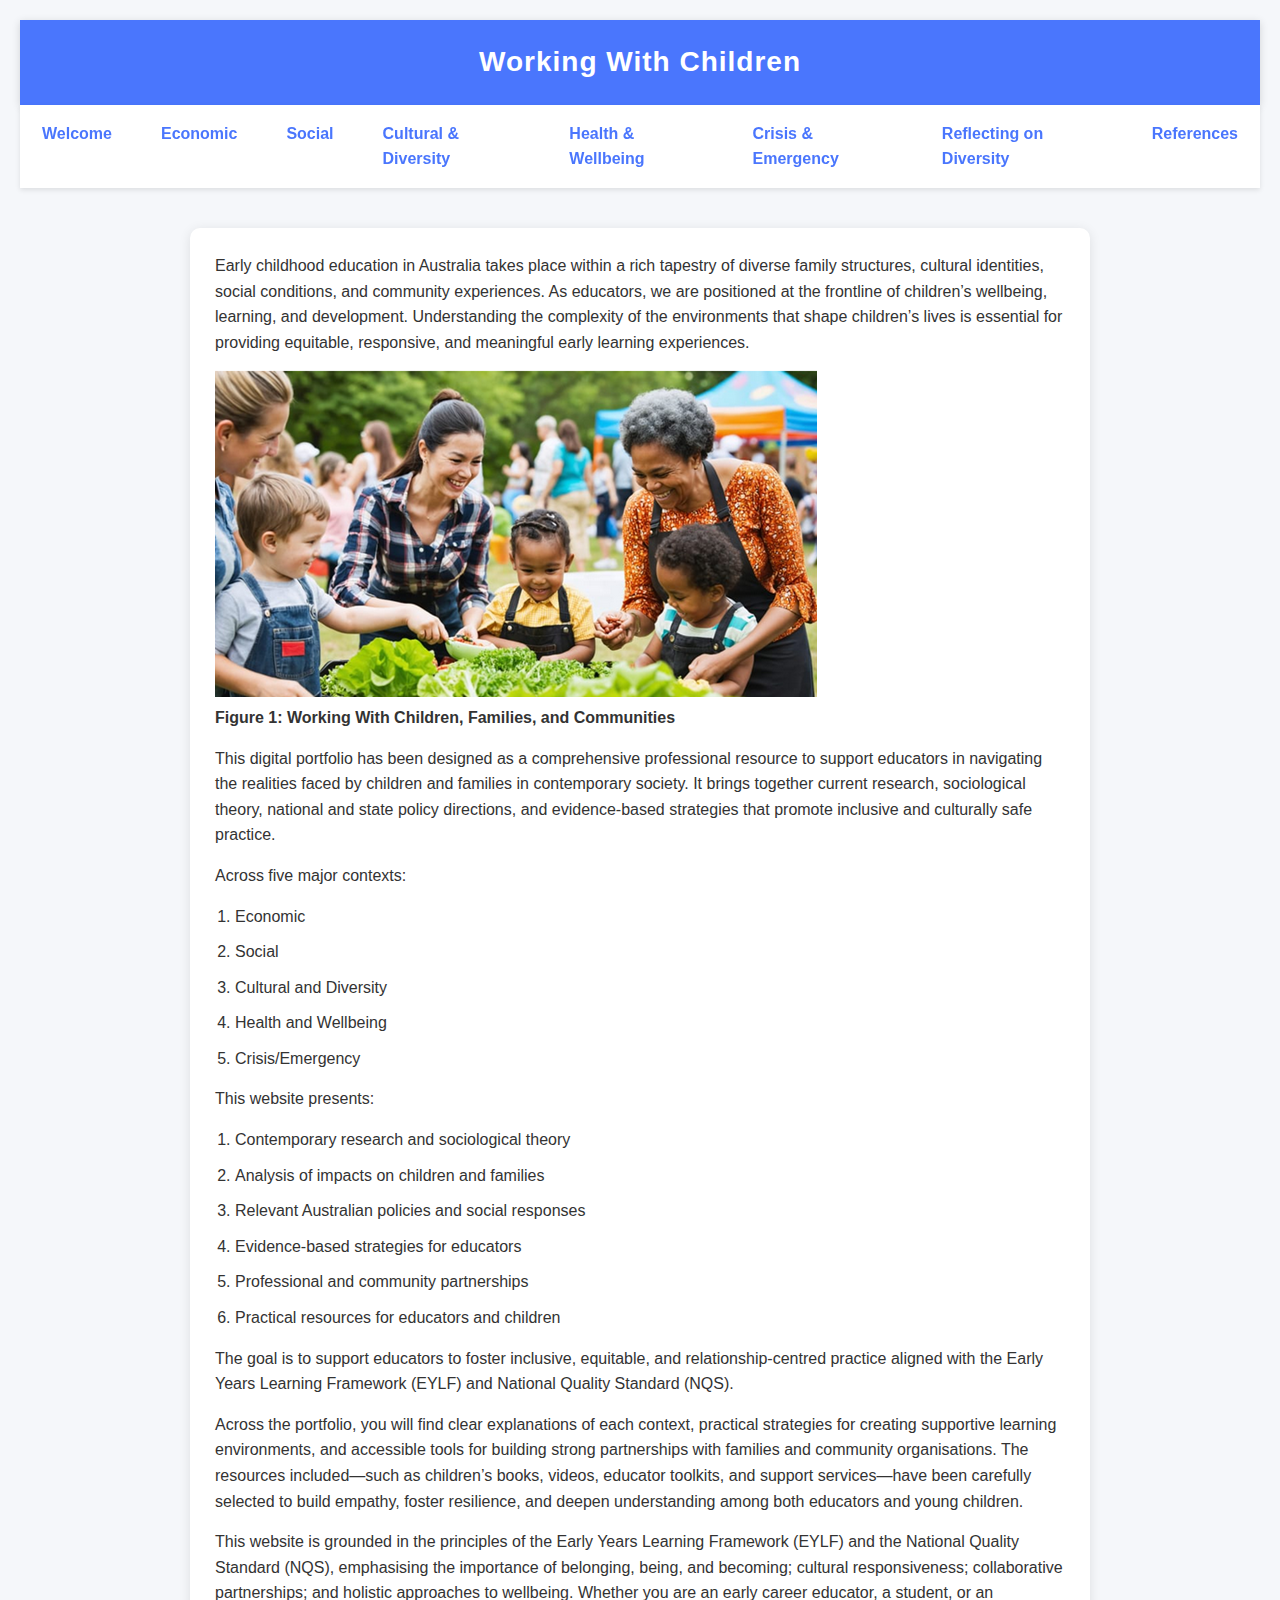
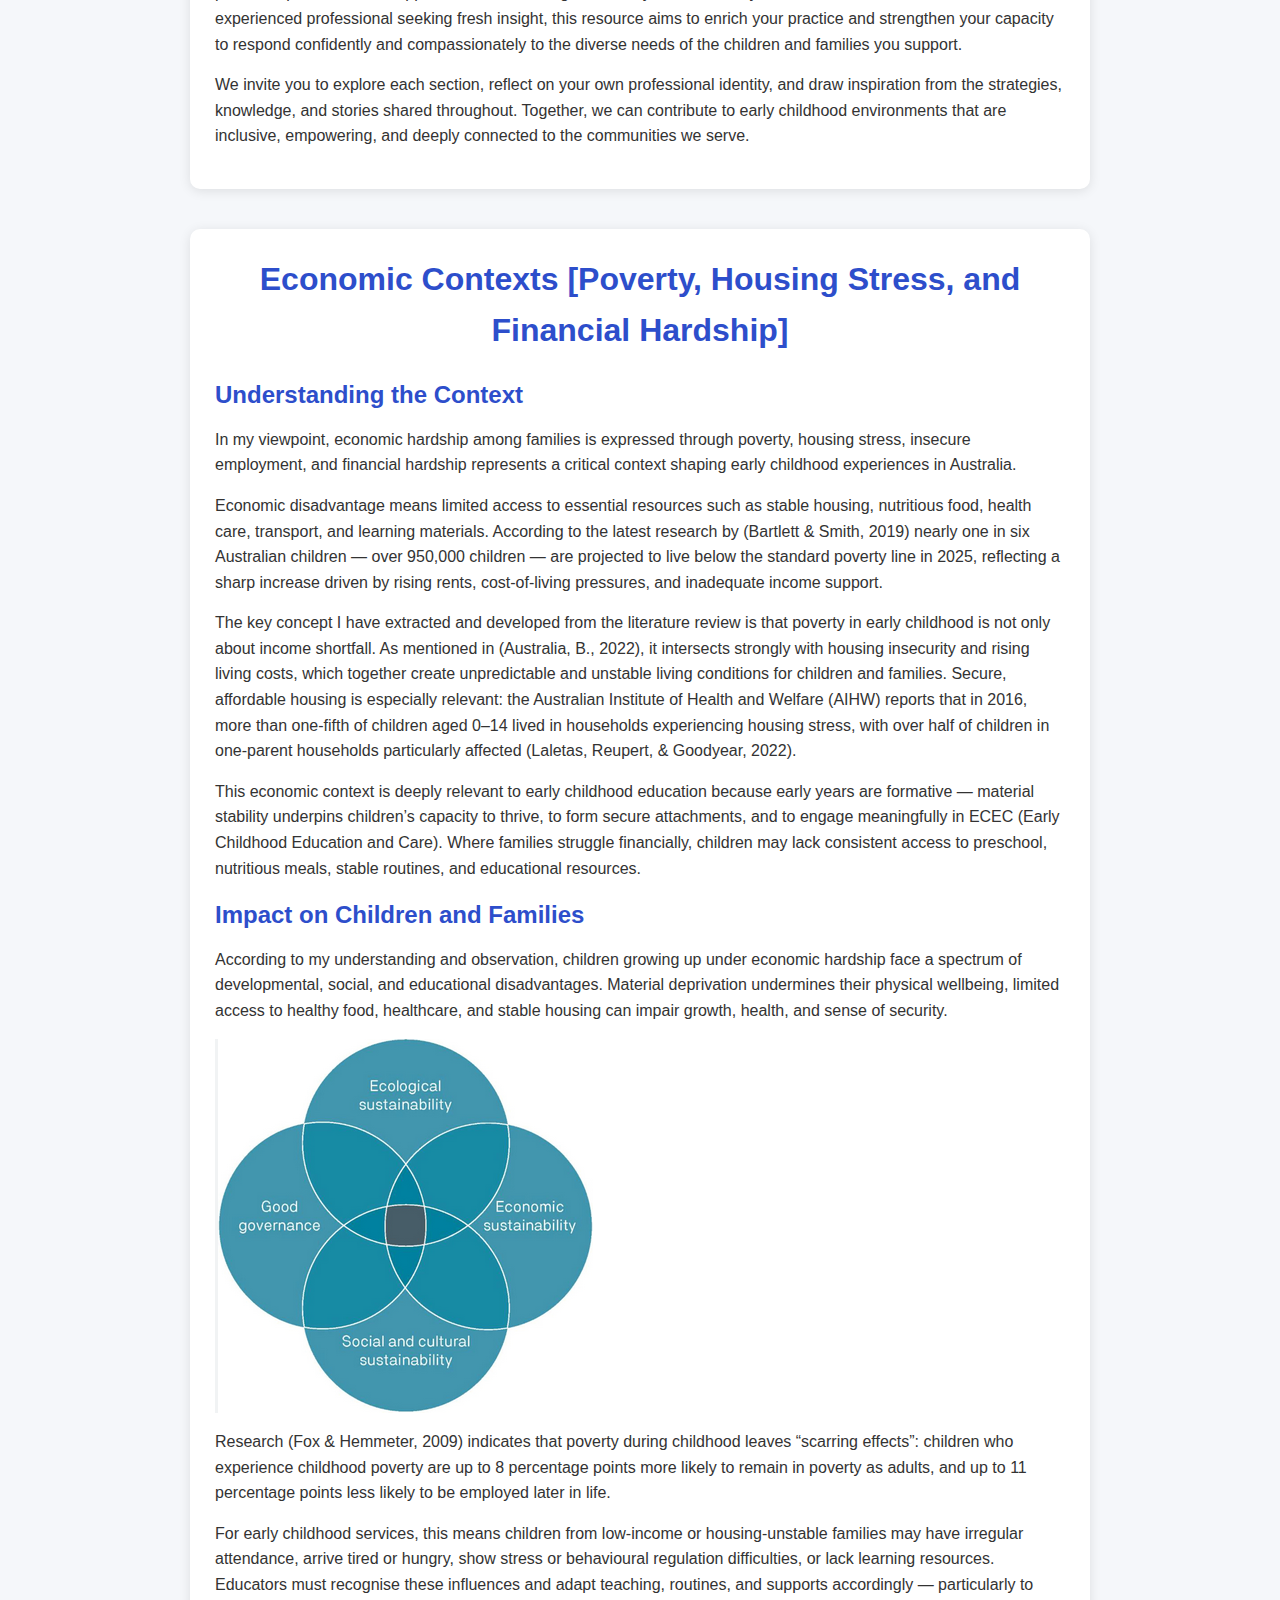
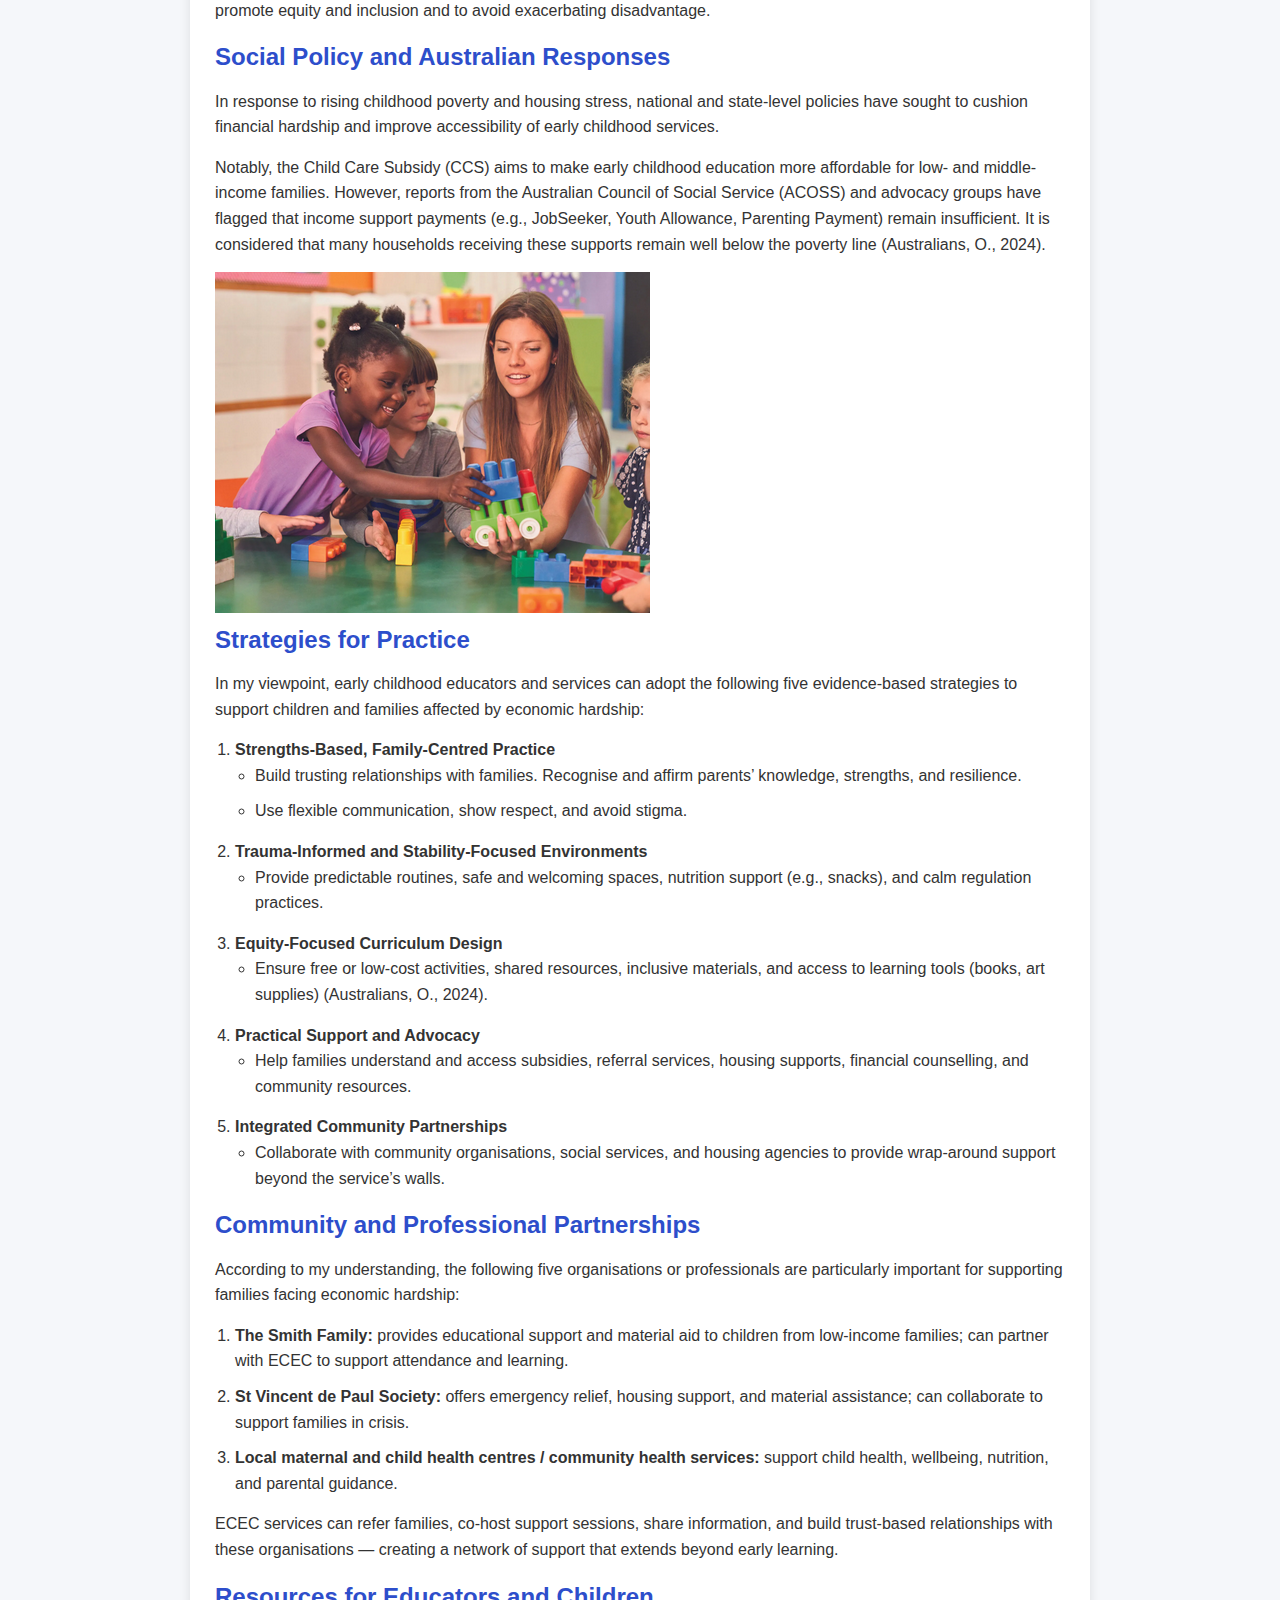
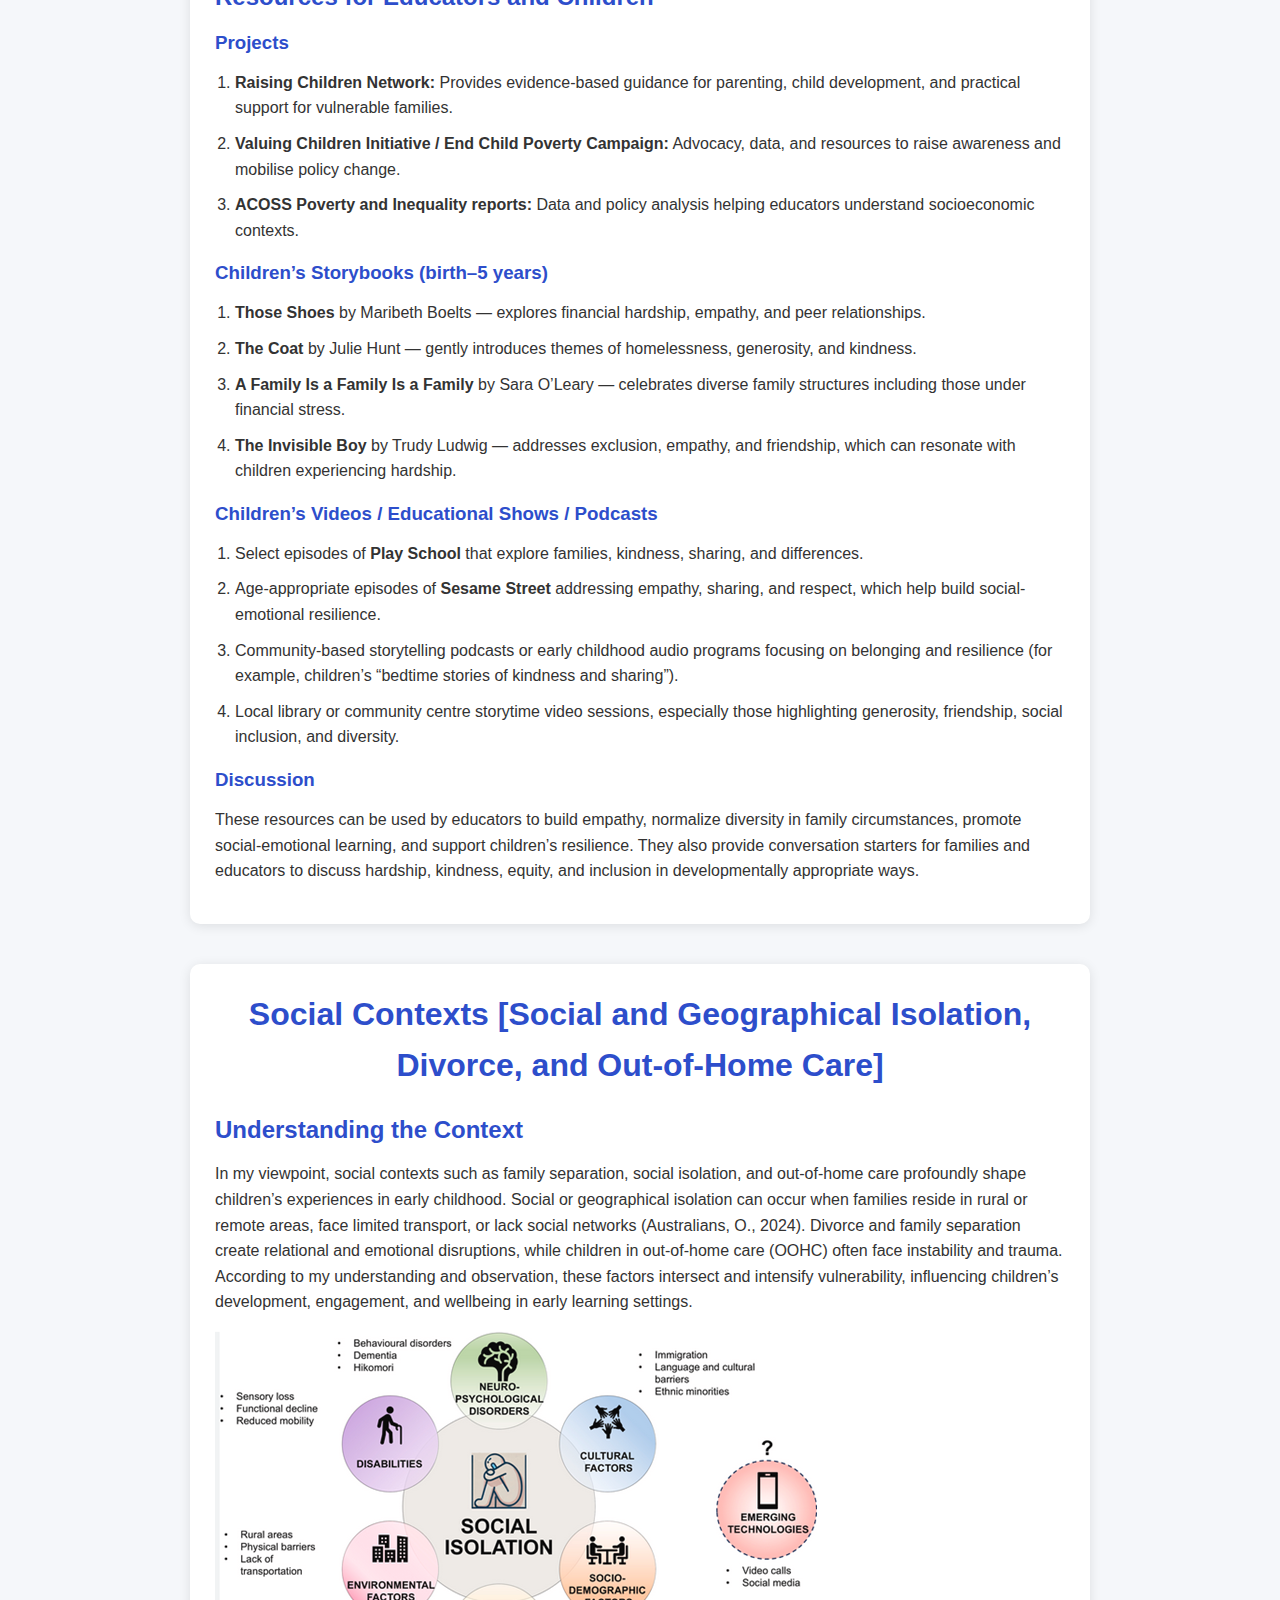
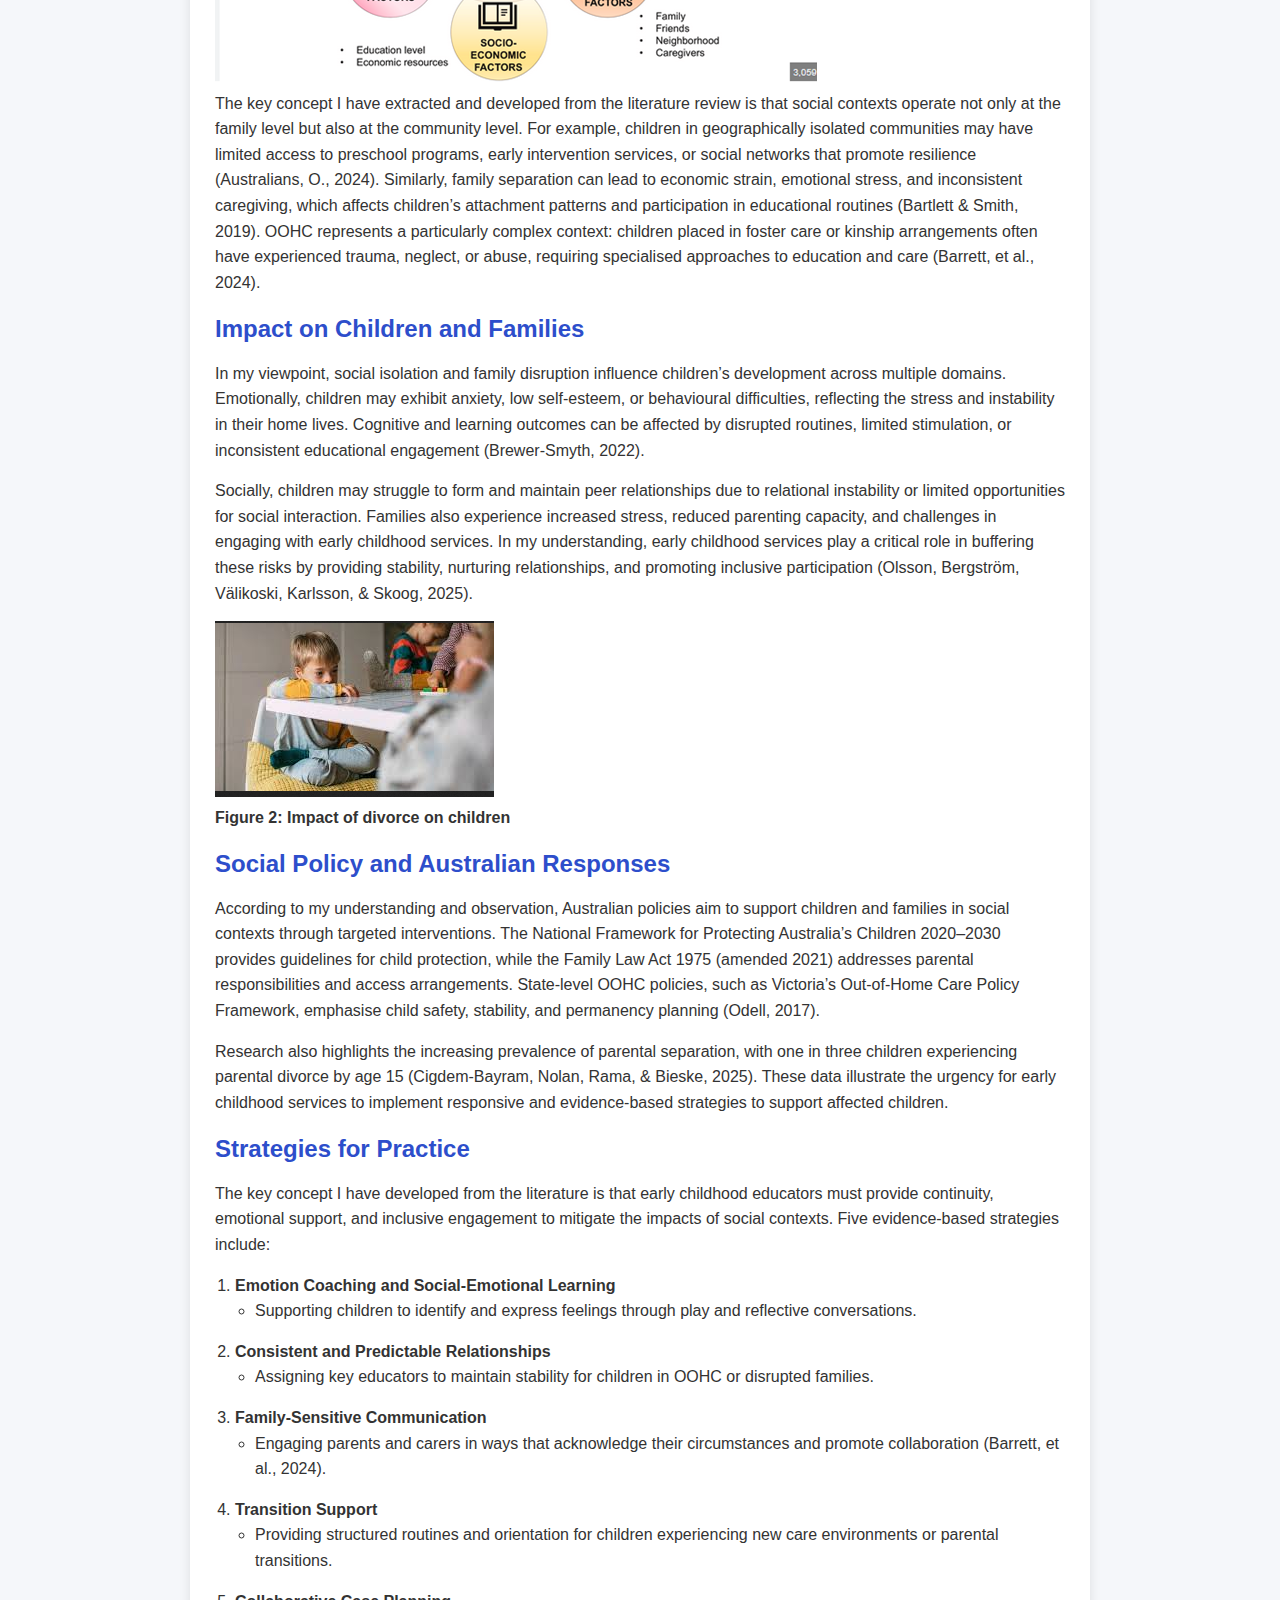
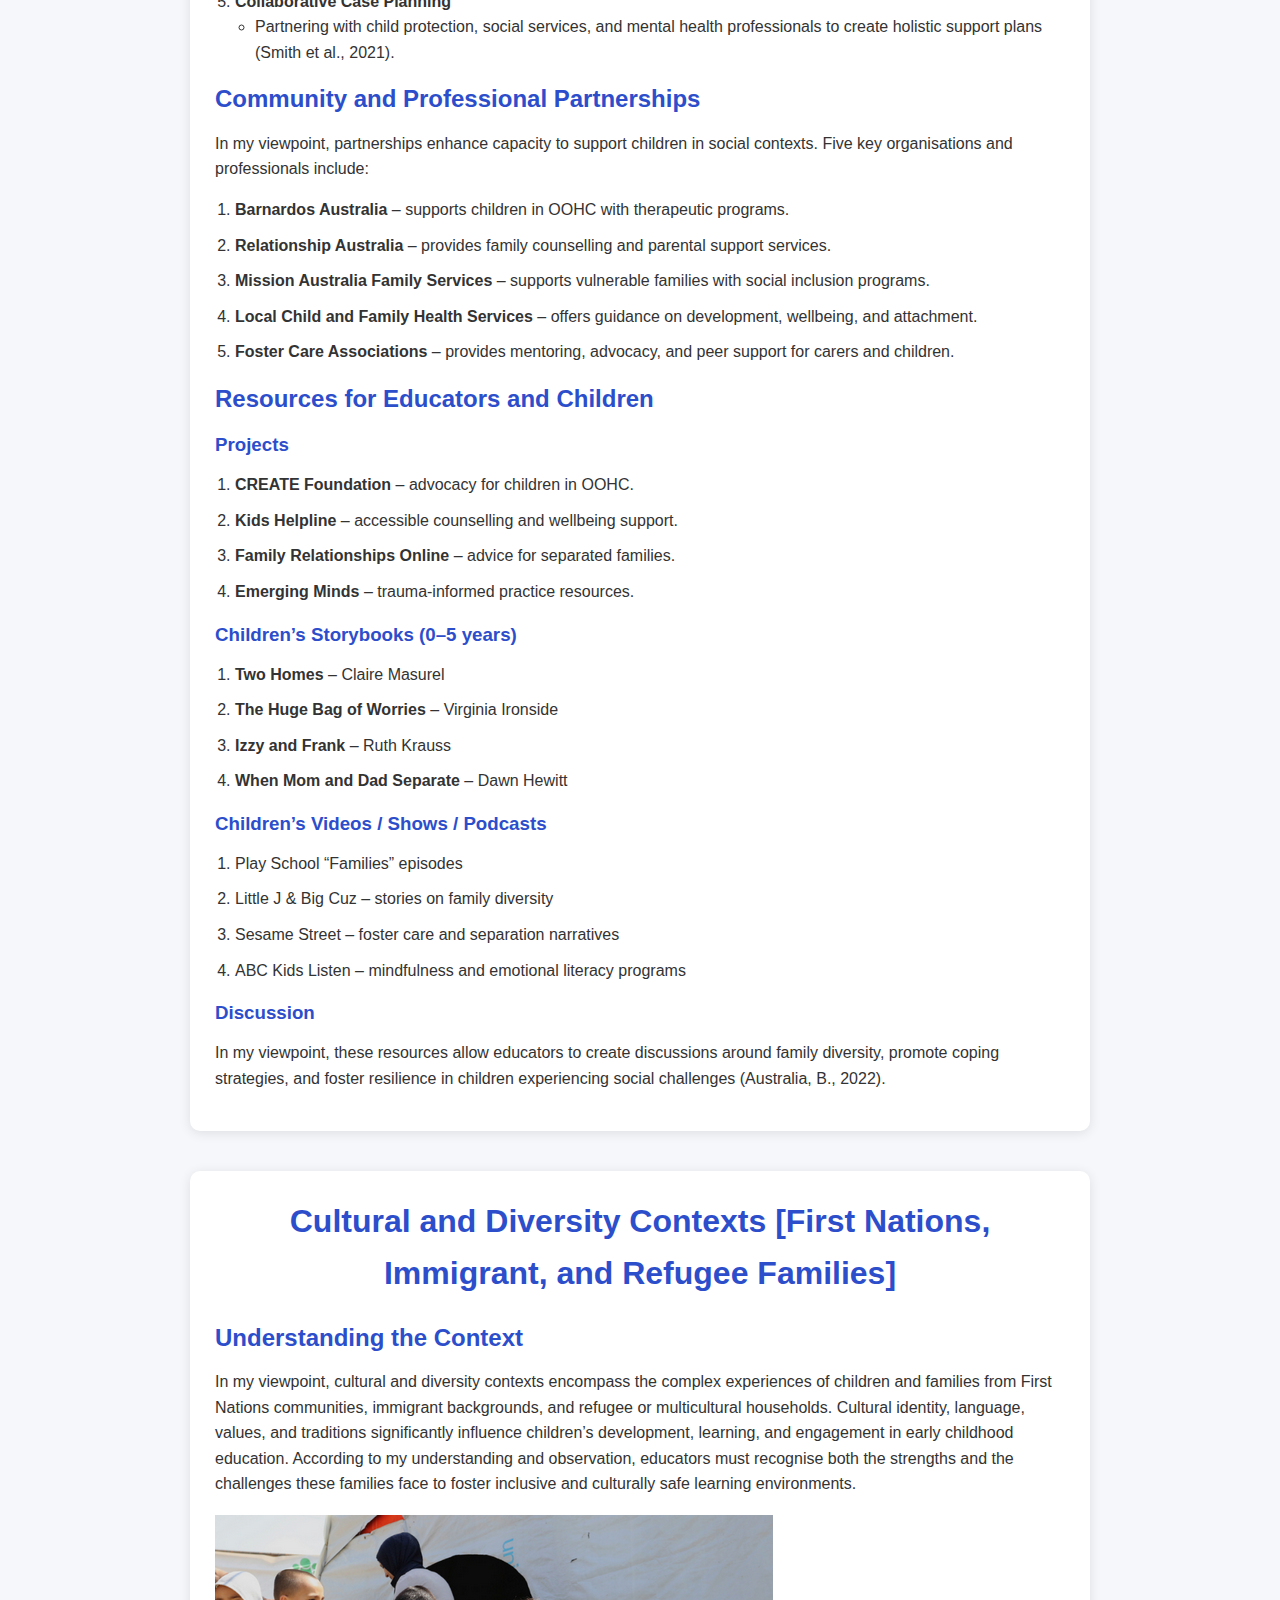
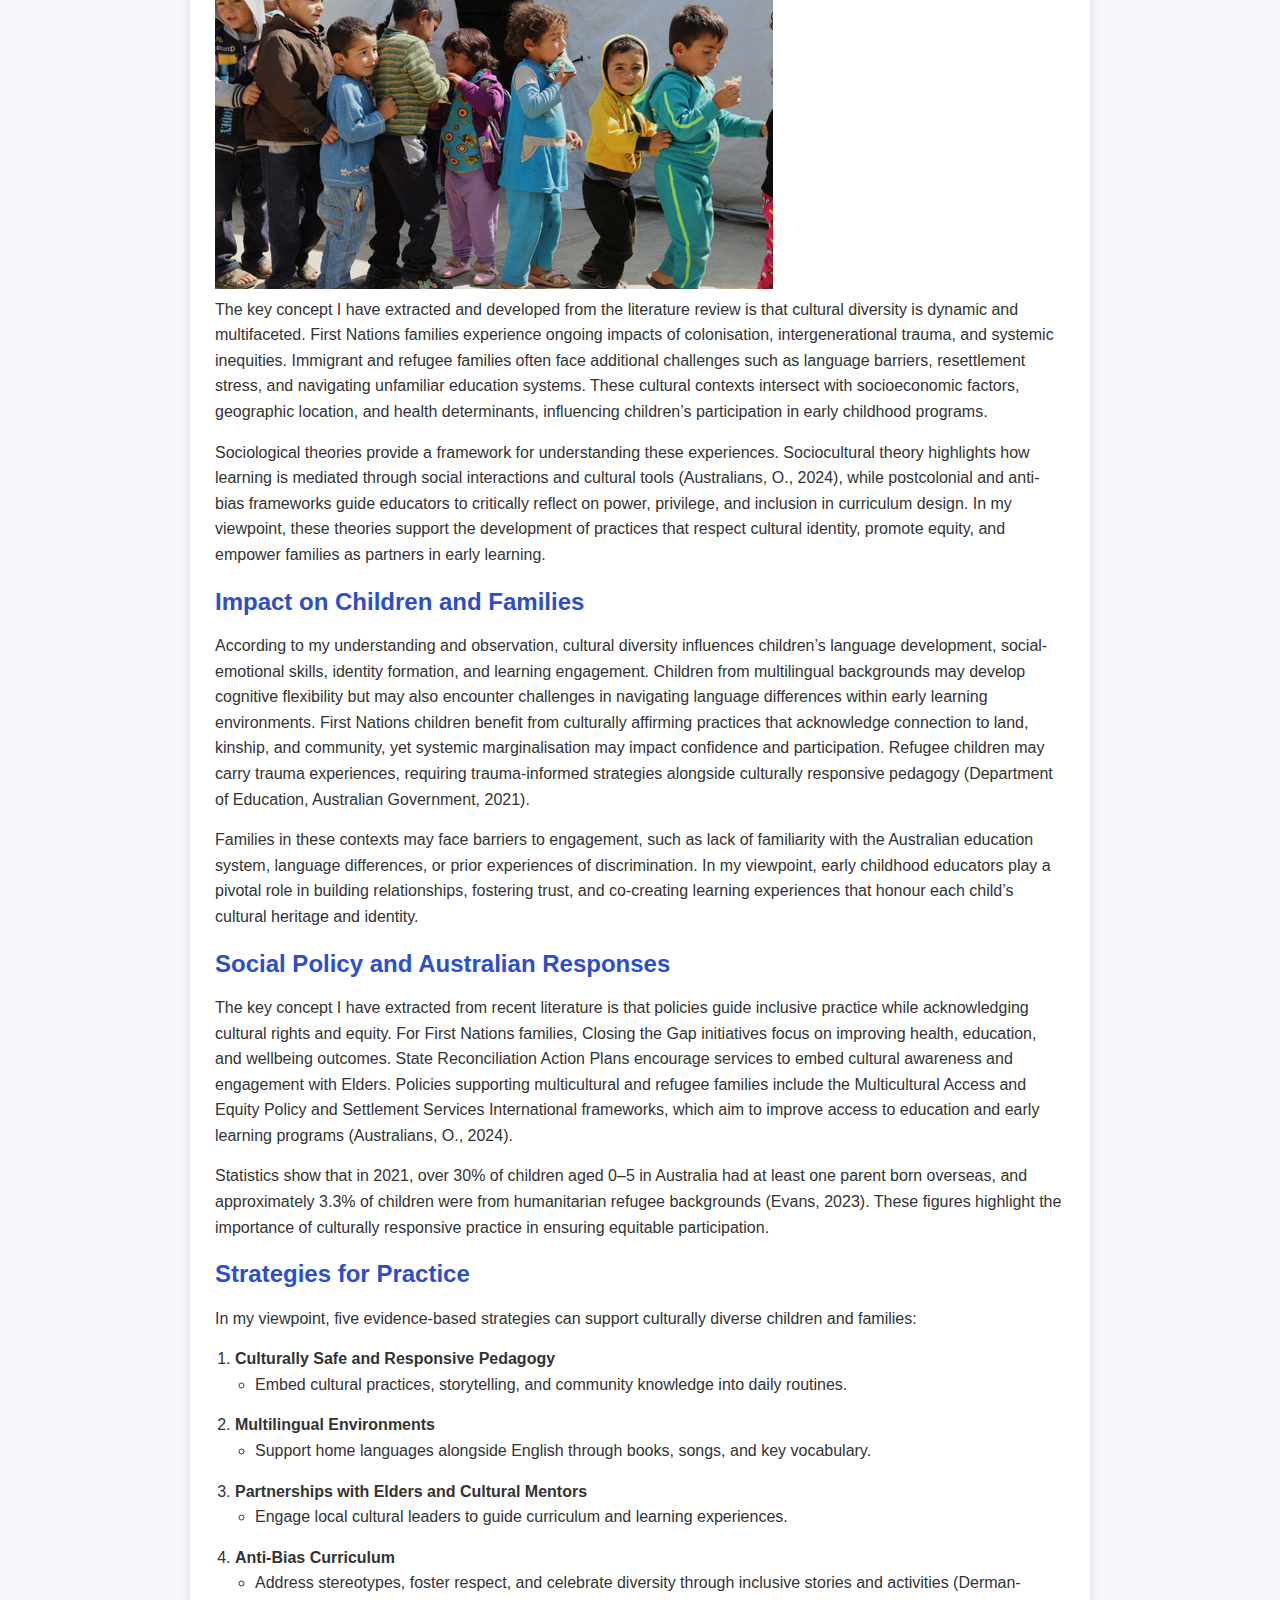
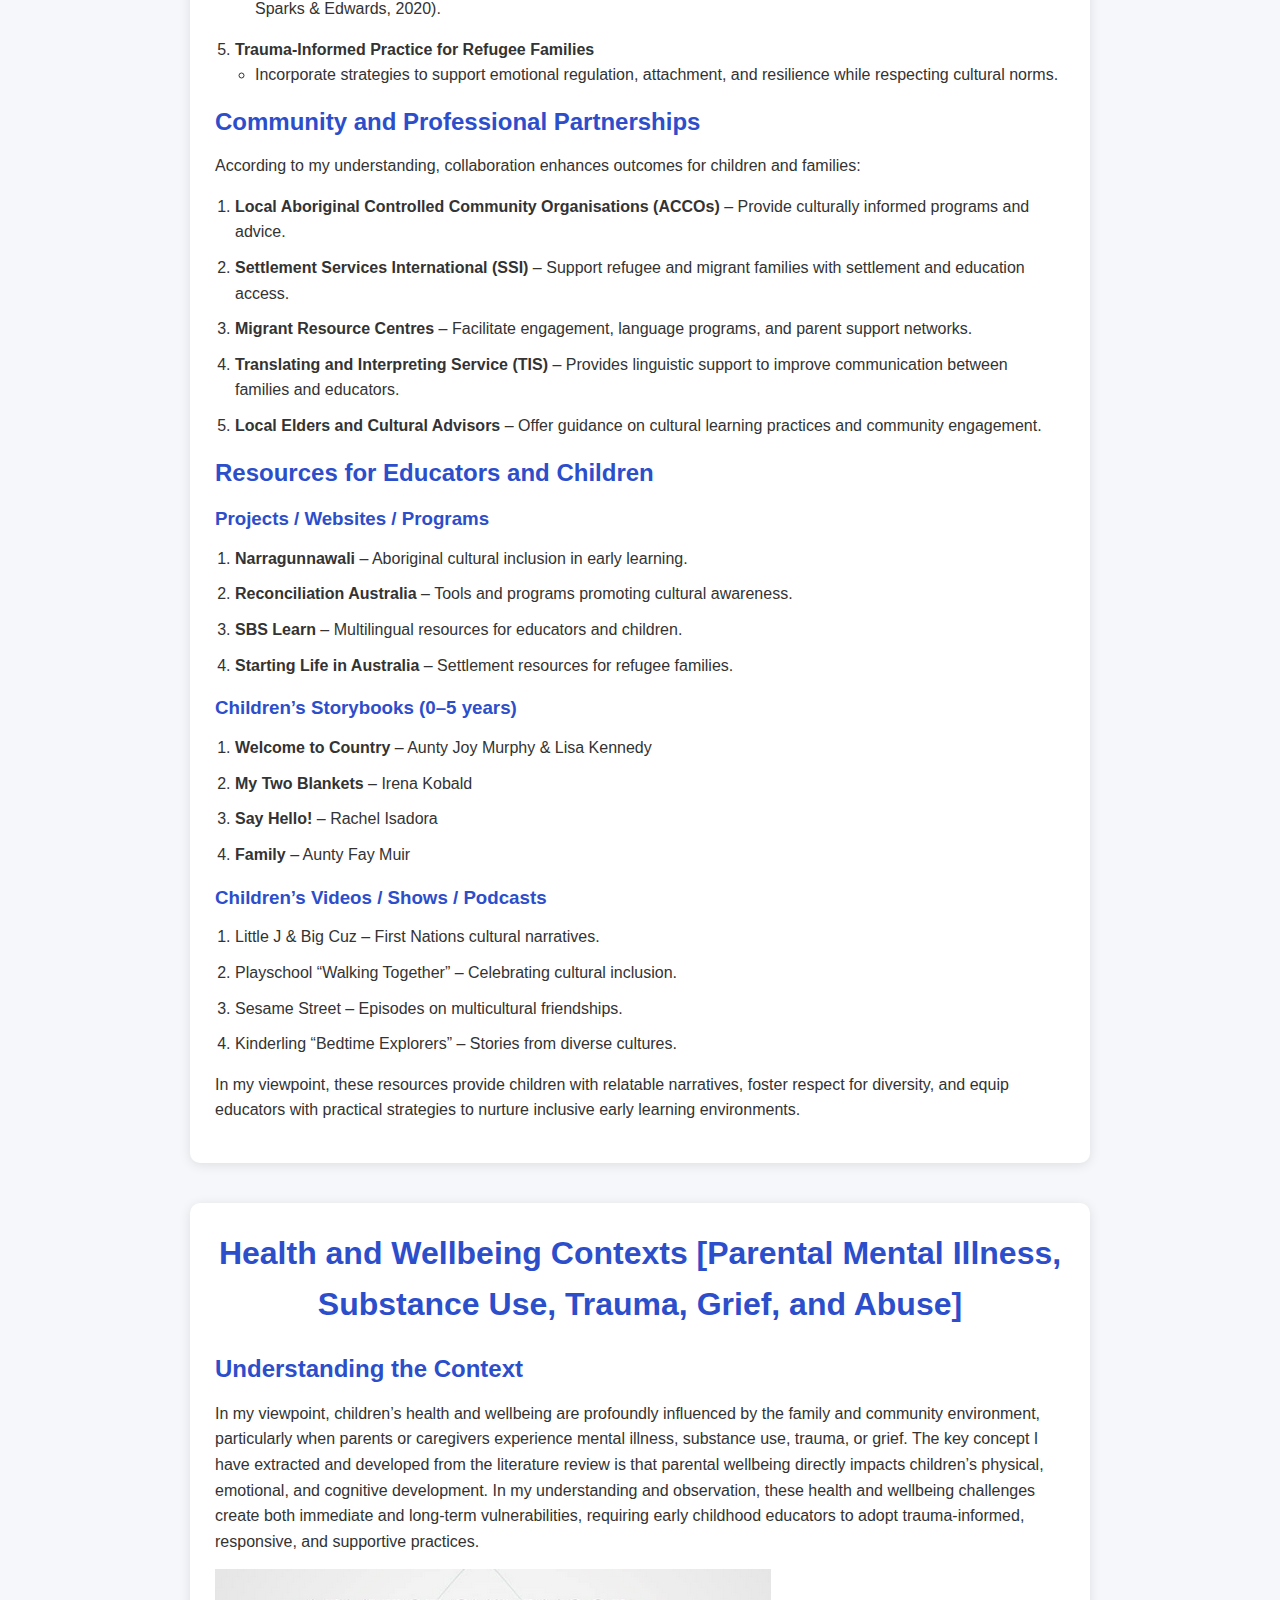
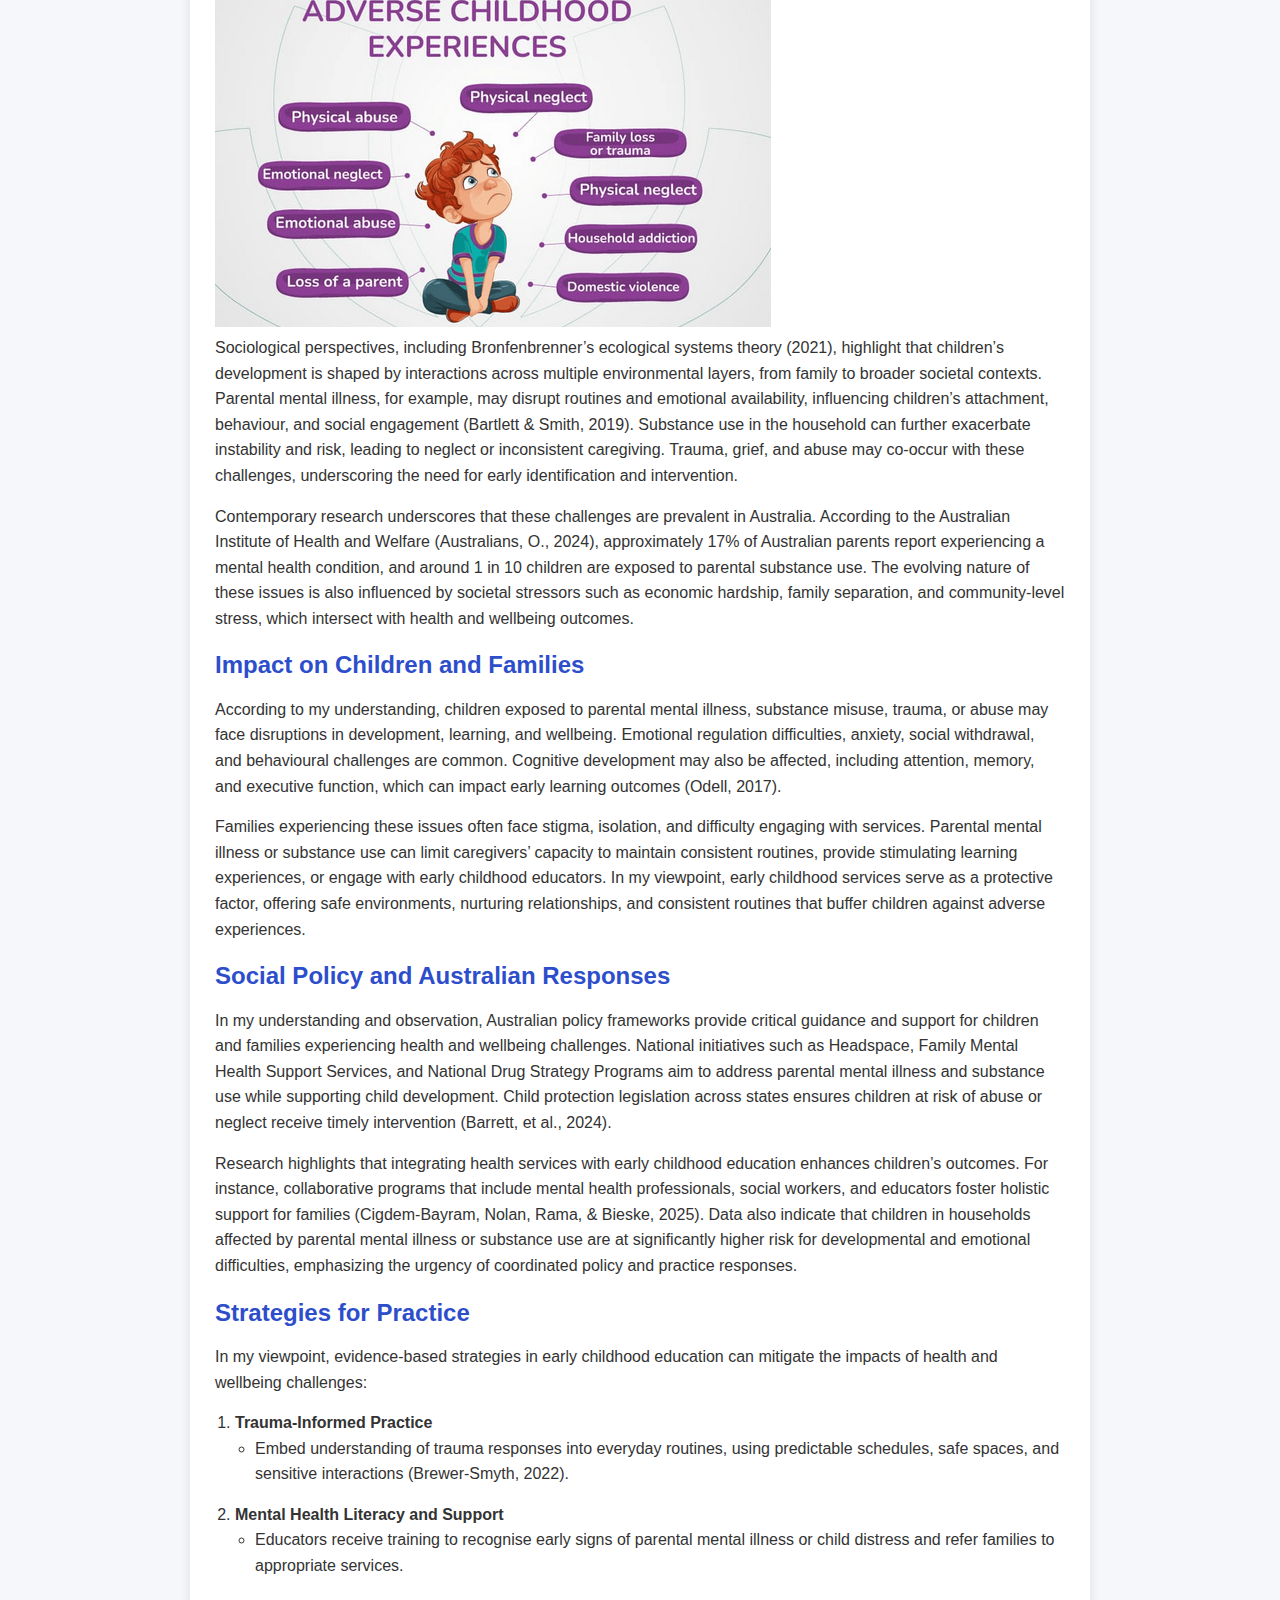
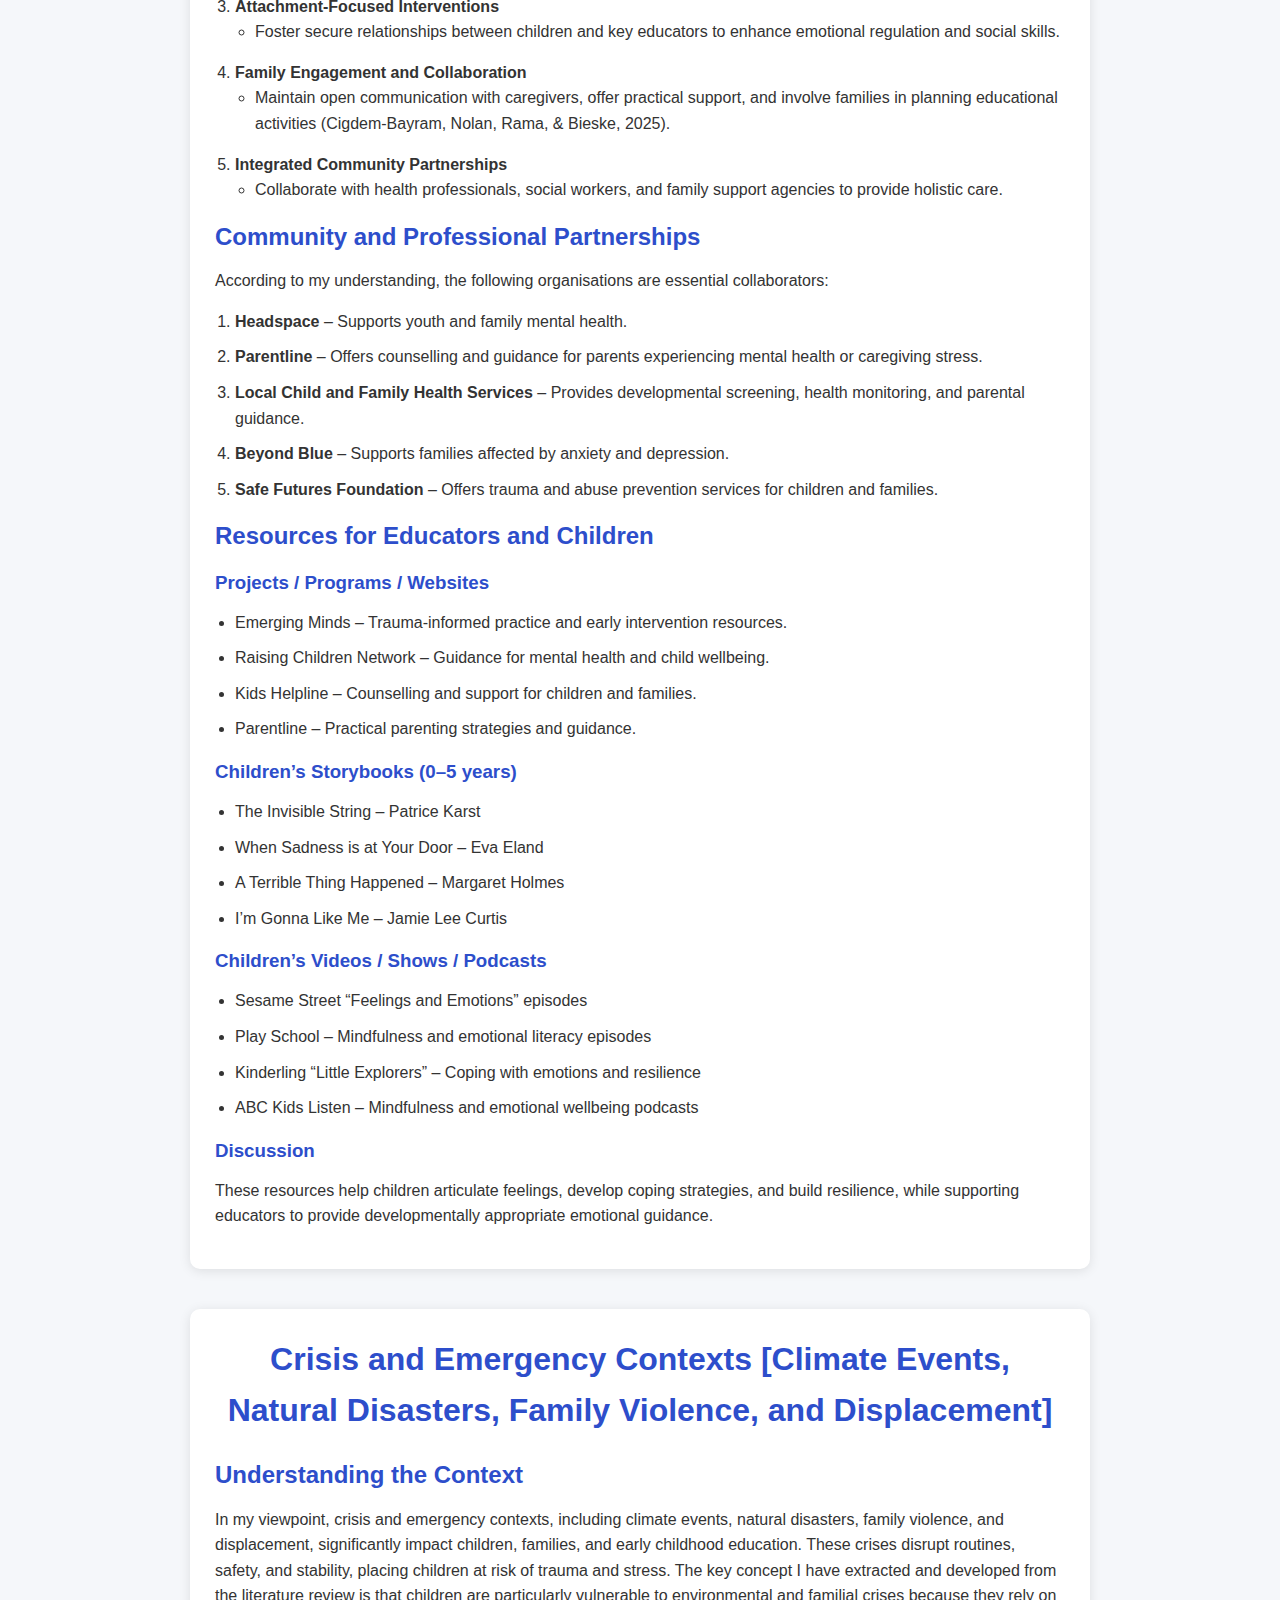
<file: Index.html>
<!DOCTYPE html>
<html lang="en">
<head>
  <meta charset="UTF-8">
  <meta name="viewport" content="width=device-width, initial-scale=1.0">
  <title>Working With Children</title>
  <link rel="stylesheet" href="style.css">
</head>
<body>
<header>Working With Children</header>

<nav>
  <a href="#welcome">Welcome</a>
  <a href="#economic">Economic</a>
  <a href="#social">Social</a>
  <a href="#cultural">Cultural & Diversity</a>
  <a href="#health">Health & Wellbeing</a>
  <a href="#crisis">Crisis & Emergency</a>
  <a href="#reflect">Reflecting on Diversity</a>
  <a href="#references">References</a>
</nav>

<div class="container" id="welcome">
  <p>Early childhood education in Australia takes place within a rich tapestry of diverse family structures, cultural identities, social conditions, and community experiences. As educators, we are positioned at the frontline of children’s wellbeing, learning, and development. Understanding the complexity of the environments that shape children’s lives is essential for providing equitable, responsive, and meaningful early learning experiences.</p>
<img src="image.png" alt="Description of image">
<p><strong>Figure 1: Working With Children, Families, and Communities</strong></p>

<p>This digital portfolio has been designed as a comprehensive professional resource to support educators in navigating the realities faced by children and families in contemporary society. It brings together current research, sociological theory, national and state policy directions, and evidence-based strategies that promote inclusive and culturally safe practice.</p>

<p>Across five major contexts:</p>
<ol>
    <li>Economic</li>
    <li>Social</li>
    <li>Cultural and Diversity</li>
    <li>Health and Wellbeing</li>
    <li>Crisis/Emergency</li>
</ol>

<p>This website presents:</p>
<ol>
    <li>Contemporary research and sociological theory</li>
    <li>Analysis of impacts on children and families</li>
    <li>Relevant Australian policies and social responses</li>
    <li>Evidence-based strategies for educators</li>
    <li>Professional and community partnerships</li>
    <li>Practical resources for educators and children</li>
</ol>

<p>The goal is to support educators to foster inclusive, equitable, and relationship-centred practice aligned with the Early Years Learning Framework (EYLF) and National Quality Standard (NQS).</p>

<p>Across the portfolio, you will find clear explanations of each context, practical strategies for creating supportive learning environments, and accessible tools for building strong partnerships with families and community organisations. The resources included—such as children’s books, videos, educator toolkits, and support services—have been carefully selected to build empathy, foster resilience, and deepen understanding among both educators and young children.</p>

<p>This website is grounded in the principles of the Early Years Learning Framework (EYLF) and the National Quality Standard (NQS), emphasising the importance of belonging, being, and becoming; cultural responsiveness; collaborative partnerships; and holistic approaches to wellbeing. Whether you are an early career educator, a student, or an experienced professional seeking fresh insight, this resource aims to enrich your practice and strengthen your capacity to respond confidently and compassionately to the diverse needs of the children and families you support.</p>

<p>We invite you to explore each section, reflect on your own professional identity, and draw inspiration from the strategies, knowledge, and stories shared throughout. Together, we can contribute to early childhood environments that are inclusive, empowering, and deeply connected to the communities we serve.</p>
</div>

<div class="container" id="economic">
<h1>Economic Contexts [Poverty, Housing Stress, and Financial Hardship]</h1>

<h2>Understanding the Context</h2>
<p>In my viewpoint, economic hardship among families is expressed through poverty, housing stress, insecure employment, and financial hardship represents a critical context shaping early childhood experiences in Australia.</p>

<p>Economic disadvantage means limited access to essential resources such as stable housing, nutritious food, health care, transport, and learning materials. According to the latest research by (Bartlett & Smith, 2019) nearly one in six Australian children — over 950,000 children — are projected to live below the standard poverty line in 2025, reflecting a sharp increase driven by rising rents, cost-of-living pressures, and inadequate income support.</p>

<p>The key concept I have extracted and developed from the literature review is that poverty in early childhood is not only about income shortfall. As mentioned in (Australia, B., 2022), it intersects strongly with housing insecurity and rising living costs, which together create unpredictable and unstable living conditions for children and families. Secure, affordable housing is especially relevant: the Australian Institute of Health and Welfare (AIHW) reports that in 2016, more than one-fifth of children aged 0–14 lived in households experiencing housing stress, with over half of children in one-parent households particularly affected (Laletas, Reupert, & Goodyear, 2022).</p>

<p>This economic context is deeply relevant to early childhood education because early years are formative — material stability underpins children’s capacity to thrive, to form secure attachments, and to engage meaningfully in ECEC (Early Childhood Education and Care). Where families struggle financially, children may lack consistent access to preschool, nutritious meals, stable routines, and educational resources.</p>

<h2>Impact on Children and Families</h2>
<p>According to my understanding and observation, children growing up under economic hardship face a spectrum of developmental, social, and educational disadvantages. Material deprivation undermines their physical wellbeing, limited access to healthy food, healthcare, and stable housing can impair growth, health, and sense of security.</p>
<img src="image1.png" alt="Description of image">
<p>Research (Fox & Hemmeter, 2009) indicates that poverty during childhood leaves “scarring effects”: children who experience childhood poverty are up to 8 percentage points more likely to remain in poverty as adults, and up to 11 percentage points less likely to be employed later in life.</p>

<p>For early childhood services, this means children from low-income or housing-unstable families may have irregular attendance, arrive tired or hungry, show stress or behavioural regulation difficulties, or lack learning resources. Educators must recognise these influences and adapt teaching, routines, and supports accordingly — particularly to promote equity and inclusion and to avoid exacerbating disadvantage.</p>

<h2>Social Policy and Australian Responses</h2>
<p>In response to rising childhood poverty and housing stress, national and state-level policies have sought to cushion financial hardship and improve accessibility of early childhood services.</p>

<p>Notably, the Child Care Subsidy (CCS) aims to make early childhood education more affordable for low- and middle-income families. However, reports from the Australian Council of Social Service (ACOSS) and advocacy groups have flagged that income support payments (e.g., JobSeeker, Youth Allowance, Parenting Payment) remain insufficient. It is considered that many households receiving these supports remain well below the poverty line (Australians, O., 2024).</p>
<img src="image2.png" alt="Description of image">
<h2>Strategies for Practice</h2>
<p>In my viewpoint, early childhood educators and services can adopt the following five evidence-based strategies to support children and families affected by economic hardship:</p>

<ol>
    <li><strong>Strengths-Based, Family-Centred Practice</strong>
        <ul>
            <li>Build trusting relationships with families. Recognise and affirm parents’ knowledge, strengths, and resilience.</li>
            <li>Use flexible communication, show respect, and avoid stigma.</li>
        </ul>
    </li>
    <li><strong>Trauma-Informed and Stability-Focused Environments</strong>
        <ul>
            <li>Provide predictable routines, safe and welcoming spaces, nutrition support (e.g., snacks), and calm regulation practices.</li>
        </ul>
    </li>
    <li><strong>Equity-Focused Curriculum Design</strong>
        <ul>
            <li>Ensure free or low-cost activities, shared resources, inclusive materials, and access to learning tools (books, art supplies) (Australians, O., 2024).</li>
        </ul>
    </li>
    <li><strong>Practical Support and Advocacy</strong>
        <ul>
            <li>Help families understand and access subsidies, referral services, housing supports, financial counselling, and community resources.</li>
        </ul>
    </li>
    <li><strong>Integrated Community Partnerships</strong>
        <ul>
            <li>Collaborate with community organisations, social services, and housing agencies to provide wrap-around support beyond the service’s walls.</li>
        </ul>
    </li>
</ol>

<h2>Community and Professional Partnerships</h2>
<p>According to my understanding, the following five organisations or professionals are particularly important for supporting families facing economic hardship:</p>

<ol>
    <li><strong>The Smith Family:</strong> provides educational support and material aid to children from low-income families; can partner with ECEC to support attendance and learning.</li>
    <li><strong>St Vincent de Paul Society:</strong> offers emergency relief, housing support, and material assistance; can collaborate to support families in crisis.</li>
    <li><strong>Local maternal and child health centres / community health services:</strong> support child health, wellbeing, nutrition, and parental guidance.</li>
</ol>

<p>ECEC services can refer families, co-host support sessions, share information, and build trust-based relationships with these organisations — creating a network of support that extends beyond early learning.</p>

<h2>Resources for Educators and Children</h2>

<h3>Projects</h3>
<ol>
    <li><strong>Raising Children Network:</strong> Provides evidence-based guidance for parenting, child development, and practical support for vulnerable families.</li>
    <li><strong>Valuing Children Initiative / End Child Poverty Campaign:</strong> Advocacy, data, and resources to raise awareness and mobilise policy change.</li>
    <li><strong>ACOSS Poverty and Inequality reports:</strong> Data and policy analysis helping educators understand socioeconomic contexts.</li>
</ol>

<h3>Children’s Storybooks (birth–5 years)</h3>
<ol>
    <li><strong>Those Shoes</strong> by Maribeth Boelts — explores financial hardship, empathy, and peer relationships.</li>
    <li><strong>The Coat</strong> by Julie Hunt — gently introduces themes of homelessness, generosity, and kindness.</li>
    <li><strong>A Family Is a Family Is a Family</strong> by Sara O’Leary — celebrates diverse family structures including those under financial stress.</li>
    <li><strong>The Invisible Boy</strong> by Trudy Ludwig — addresses exclusion, empathy, and friendship, which can resonate with children experiencing hardship.</li>
</ol>

<h3>Children’s Videos / Educational Shows / Podcasts</h3>
<ol>
    <li>Select episodes of <strong>Play School</strong> that explore families, kindness, sharing, and differences.</li>
    <li>Age-appropriate episodes of <strong>Sesame Street</strong> addressing empathy, sharing, and respect, which help build social-emotional resilience.</li>
    <li>Community-based storytelling podcasts or early childhood audio programs focusing on belonging and resilience (for example, children’s “bedtime stories of kindness and sharing”).</li>
    <li>Local library or community centre storytime video sessions, especially those highlighting generosity, friendship, social inclusion, and diversity.</li>
</ol>

<h3>Discussion</h3>
<p>These resources can be used by educators to build empathy, normalize diversity in family circumstances, promote social-emotional learning, and support children’s resilience. They also provide conversation starters for families and educators to discuss hardship, kindness, equity, and inclusion in developmentally appropriate ways.</p>


</div>

<div class="container" id="social">
  <h1>Social Contexts [Social and Geographical Isolation, Divorce, and Out-of-Home Care]</h1>

<h2>Understanding the Context</h2>
<p>In my viewpoint, social contexts such as family separation, social isolation, and out-of-home care profoundly shape children’s experiences in early childhood. Social or geographical isolation can occur when families reside in rural or remote areas, face limited transport, or lack social networks (Australians, O., 2024). Divorce and family separation create relational and emotional disruptions, while children in out-of-home care (OOHC) often face instability and trauma. According to my understanding and observation, these factors intersect and intensify vulnerability, influencing children’s development, engagement, and wellbeing in early learning settings.</p>
<img src="image4.png" alt="Description of image">
<p>The key concept I have extracted and developed from the literature review is that social contexts operate not only at the family level but also at the community level. For example, children in geographically isolated communities may have limited access to preschool programs, early intervention services, or social networks that promote resilience (Australians, O., 2024). Similarly, family separation can lead to economic strain, emotional stress, and inconsistent caregiving, which affects children’s attachment patterns and participation in educational routines (Bartlett & Smith, 2019). OOHC represents a particularly complex context: children placed in foster care or kinship arrangements often have experienced trauma, neglect, or abuse, requiring specialised approaches to education and care (Barrett, et al., 2024).</p>

<h2>Impact on Children and Families</h2>
<p>In my viewpoint, social isolation and family disruption influence children’s development across multiple domains. Emotionally, children may exhibit anxiety, low self-esteem, or behavioural difficulties, reflecting the stress and instability in their home lives. Cognitive and learning outcomes can be affected by disrupted routines, limited stimulation, or inconsistent educational engagement (Brewer-Smyth, 2022).</p>

<p>Socially, children may struggle to form and maintain peer relationships due to relational instability or limited opportunities for social interaction. Families also experience increased stress, reduced parenting capacity, and challenges in engaging with early childhood services. In my understanding, early childhood services play a critical role in buffering these risks by providing stability, nurturing relationships, and promoting inclusive participation (Olsson, Bergström, Välikoski, Karlsson, & Skoog, 2025).</p>
<img src="image5.png" alt="Description of image">
<p><strong>Figure 2: Impact of divorce on children</strong></p>

<h2>Social Policy and Australian Responses</h2>
<p>According to my understanding and observation, Australian policies aim to support children and families in social contexts through targeted interventions. The National Framework for Protecting Australia’s Children 2020–2030 provides guidelines for child protection, while the Family Law Act 1975 (amended 2021) addresses parental responsibilities and access arrangements. State-level OOHC policies, such as Victoria’s Out-of-Home Care Policy Framework, emphasise child safety, stability, and permanency planning (Odell, 2017).</p>

<p>Research also highlights the increasing prevalence of parental separation, with one in three children experiencing parental divorce by age 15 (Cigdem‐Bayram, Nolan, Rama, & Bieske, 2025). These data illustrate the urgency for early childhood services to implement responsive and evidence-based strategies to support affected children.</p>

<h2>Strategies for Practice</h2>
<p>The key concept I have developed from the literature is that early childhood educators must provide continuity, emotional support, and inclusive engagement to mitigate the impacts of social contexts. Five evidence-based strategies include:</p>

<ol>
    <li><strong>Emotion Coaching and Social-Emotional Learning</strong>
        <ul>
            <li>Supporting children to identify and express feelings through play and reflective conversations.</li>
        </ul>
    </li>
    <li><strong>Consistent and Predictable Relationships</strong>
        <ul>
            <li>Assigning key educators to maintain stability for children in OOHC or disrupted families.</li>
        </ul>
    </li>
    <li><strong>Family-Sensitive Communication</strong>
        <ul>
            <li>Engaging parents and carers in ways that acknowledge their circumstances and promote collaboration (Barrett, et al., 2024).</li>
        </ul>
    </li>
    <li><strong>Transition Support</strong>
        <ul>
            <li>Providing structured routines and orientation for children experiencing new care environments or parental transitions.</li>
        </ul>
    </li>
    <li><strong>Collaborative Case Planning</strong>
        <ul>
            <li>Partnering with child protection, social services, and mental health professionals to create holistic support plans (Smith et al., 2021).</li>
        </ul>
    </li>
</ol>

<h2>Community and Professional Partnerships</h2>
<p>In my viewpoint, partnerships enhance capacity to support children in social contexts. Five key organisations and professionals include:</p>

<ol>
    <li><strong>Barnardos Australia</strong> – supports children in OOHC with therapeutic programs.</li>
    <li><strong>Relationship Australia</strong> – provides family counselling and parental support services.</li>
    <li><strong>Mission Australia Family Services</strong> – supports vulnerable families with social inclusion programs.</li>
    <li><strong>Local Child and Family Health Services</strong> – offers guidance on development, wellbeing, and attachment.</li>
    <li><strong>Foster Care Associations</strong> – provides mentoring, advocacy, and peer support for carers and children.</li>
</ol>

<h2>Resources for Educators and Children</h2>

<h3>Projects</h3>
<ol>
    <li><strong>CREATE Foundation</strong> – advocacy for children in OOHC.</li>
    <li><strong>Kids Helpline</strong> – accessible counselling and wellbeing support.</li>
    <li><strong>Family Relationships Online</strong> – advice for separated families.</li>
    <li><strong>Emerging Minds</strong> – trauma-informed practice resources.</li>
</ol>

<h3>Children’s Storybooks (0–5 years)</h3>
<ol>
    <li><strong>Two Homes</strong> – Claire Masurel</li>
    <li><strong>The Huge Bag of Worries</strong> – Virginia Ironside</li>
    <li><strong>Izzy and Frank</strong> – Ruth Krauss</li>
    <li><strong>When Mom and Dad Separate</strong> – Dawn Hewitt</li>
</ol>

<h3>Children’s Videos / Shows / Podcasts</h3>
<ol>
    <li>Play School “Families” episodes</li>
    <li>Little J & Big Cuz – stories on family diversity</li>
    <li>Sesame Street – foster care and separation narratives</li>
    <li>ABC Kids Listen – mindfulness and emotional literacy programs</li>
</ol>

<h3>Discussion</h3>
<p>In my viewpoint, these resources allow educators to create discussions around family diversity, promote coping strategies, and foster resilience in children experiencing social challenges (Australia, B., 2022).</p>
</div>

<div class="container" id="cultural">
 <h1>Cultural and Diversity Contexts [First Nations, Immigrant, and Refugee Families]</h1>

<h2>Understanding the Context</h2>
<p>In my viewpoint, cultural and diversity contexts encompass the complex experiences of children and families from First Nations communities, immigrant backgrounds, and refugee or multicultural households. Cultural identity, language, values, and traditions significantly influence children’s development, learning, and engagement in early childhood education. According to my understanding and observation, educators must recognise both the strengths and the challenges these families face to foster inclusive and culturally safe learning environments.</p>
<img src="image6.png" alt="Description of image">
<p>The key concept I have extracted and developed from the literature review is that cultural diversity is dynamic and multifaceted. First Nations families experience ongoing impacts of colonisation, intergenerational trauma, and systemic inequities. Immigrant and refugee families often face additional challenges such as language barriers, resettlement stress, and navigating unfamiliar education systems. These cultural contexts intersect with socioeconomic factors, geographic location, and health determinants, influencing children’s participation in early childhood programs.</p>

<p>Sociological theories provide a framework for understanding these experiences. Sociocultural theory highlights how learning is mediated through social interactions and cultural tools (Australians, O., 2024), while postcolonial and anti-bias frameworks guide educators to critically reflect on power, privilege, and inclusion in curriculum design. In my viewpoint, these theories support the development of practices that respect cultural identity, promote equity, and empower families as partners in early learning.</p>

<h2>Impact on Children and Families</h2>
<p>According to my understanding and observation, cultural diversity influences children’s language development, social-emotional skills, identity formation, and learning engagement. Children from multilingual backgrounds may develop cognitive flexibility but may also encounter challenges in navigating language differences within early learning environments. First Nations children benefit from culturally affirming practices that acknowledge connection to land, kinship, and community, yet systemic marginalisation may impact confidence and participation. Refugee children may carry trauma experiences, requiring trauma-informed strategies alongside culturally responsive pedagogy (Department of Education, Australian Government, 2021).</p>

<p>Families in these contexts may face barriers to engagement, such as lack of familiarity with the Australian education system, language differences, or prior experiences of discrimination. In my viewpoint, early childhood educators play a pivotal role in building relationships, fostering trust, and co-creating learning experiences that honour each child’s cultural heritage and identity.</p>

<h2>Social Policy and Australian Responses</h2>
<p>The key concept I have extracted from recent literature is that policies guide inclusive practice while acknowledging cultural rights and equity. For First Nations families, Closing the Gap initiatives focus on improving health, education, and wellbeing outcomes. State Reconciliation Action Plans encourage services to embed cultural awareness and engagement with Elders. Policies supporting multicultural and refugee families include the Multicultural Access and Equity Policy and Settlement Services International frameworks, which aim to improve access to education and early learning programs (Australians, O., 2024).</p>

<p>Statistics show that in 2021, over 30% of children aged 0–5 in Australia had at least one parent born overseas, and approximately 3.3% of children were from humanitarian refugee backgrounds (Evans, 2023). These figures highlight the importance of culturally responsive practice in ensuring equitable participation.</p>

<h2>Strategies for Practice</h2>
<p>In my viewpoint, five evidence-based strategies can support culturally diverse children and families:</p>

<ol>
    <li><strong>Culturally Safe and Responsive Pedagogy</strong>
        <ul>
            <li>Embed cultural practices, storytelling, and community knowledge into daily routines.</li>
        </ul>
    </li>
    <li><strong>Multilingual Environments</strong>
        <ul>
            <li>Support home languages alongside English through books, songs, and key vocabulary.</li>
        </ul>
    </li>
    <li><strong>Partnerships with Elders and Cultural Mentors</strong>
        <ul>
            <li>Engage local cultural leaders to guide curriculum and learning experiences.</li>
        </ul>
    </li>
    <li><strong>Anti-Bias Curriculum</strong>
        <ul>
            <li>Address stereotypes, foster respect, and celebrate diversity through inclusive stories and activities (Derman-Sparks & Edwards, 2020).</li>
        </ul>
    </li>
    <li><strong>Trauma-Informed Practice for Refugee Families</strong>
        <ul>
            <li>Incorporate strategies to support emotional regulation, attachment, and resilience while respecting cultural norms.</li>
        </ul>
    </li>
</ol>

<h2>Community and Professional Partnerships</h2>
<p>According to my understanding, collaboration enhances outcomes for children and families:</p>

<ol>
    <li><strong>Local Aboriginal Controlled Community Organisations (ACCOs)</strong> – Provide culturally informed programs and advice.</li>
    <li><strong>Settlement Services International (SSI)</strong> – Support refugee and migrant families with settlement and education access.</li>
    <li><strong>Migrant Resource Centres</strong> – Facilitate engagement, language programs, and parent support networks.</li>
    <li><strong>Translating and Interpreting Service (TIS)</strong> – Provides linguistic support to improve communication between families and educators.</li>
    <li><strong>Local Elders and Cultural Advisors</strong> – Offer guidance on cultural learning practices and community engagement.</li>
</ol>

<h2>Resources for Educators and Children</h2>

<h3>Projects / Websites / Programs</h3>
<ol>
    <li><strong>Narragunnawali</strong> – Aboriginal cultural inclusion in early learning.</li>
    <li><strong>Reconciliation Australia</strong> – Tools and programs promoting cultural awareness.</li>
    <li><strong>SBS Learn</strong> – Multilingual resources for educators and children.</li>
    <li><strong>Starting Life in Australia</strong> – Settlement resources for refugee families.</li>
</ol>

<h3>Children’s Storybooks (0–5 years)</h3>
<ol>
    <li><strong>Welcome to Country</strong> – Aunty Joy Murphy & Lisa Kennedy</li>
    <li><strong>My Two Blankets</strong> – Irena Kobald</li>
    <li><strong>Say Hello!</strong> – Rachel Isadora</li>
    <li><strong>Family</strong> – Aunty Fay Muir</li>
</ol>

<h3>Children’s Videos / Shows / Podcasts</h3>
<ol>
    <li>Little J & Big Cuz – First Nations cultural narratives.</li>
    <li>Playschool “Walking Together” – Celebrating cultural inclusion.</li>
    <li>Sesame Street – Episodes on multicultural friendships.</li>
    <li>Kinderling “Bedtime Explorers” – Stories from diverse cultures.</li>
</ol>

<p>In my viewpoint, these resources provide children with relatable narratives, foster respect for diversity, and equip educators with practical strategies to nurture inclusive early learning environments.</p>
  
</div>

<div class="container" id="health">
  <h1>Health and Wellbeing Contexts [Parental Mental Illness, Substance Use, Trauma, Grief, and Abuse]</h1>

<h2>Understanding the Context</h2>
<p>In my viewpoint, children’s health and wellbeing are profoundly influenced by the family and community environment, particularly when parents or caregivers experience mental illness, substance use, trauma, or grief. The key concept I have extracted and developed from the literature review is that parental wellbeing directly impacts children’s physical, emotional, and cognitive development. In my understanding and observation, these health and wellbeing challenges create both immediate and long-term vulnerabilities, requiring early childhood educators to adopt trauma-informed, responsive, and supportive practices.</p>
<img src="image7.png" alt="Description of image">
<p>Sociological perspectives, including Bronfenbrenner’s ecological systems theory (2021), highlight that children’s development is shaped by interactions across multiple environmental layers, from family to broader societal contexts. Parental mental illness, for example, may disrupt routines and emotional availability, influencing children’s attachment, behaviour, and social engagement (Bartlett & Smith, 2019). Substance use in the household can further exacerbate instability and risk, leading to neglect or inconsistent caregiving. Trauma, grief, and abuse may co-occur with these challenges, underscoring the need for early identification and intervention.</p>

<p>Contemporary research underscores that these challenges are prevalent in Australia. According to the Australian Institute of Health and Welfare (Australians, O., 2024), approximately 17% of Australian parents report experiencing a mental health condition, and around 1 in 10 children are exposed to parental substance use. The evolving nature of these issues is also influenced by societal stressors such as economic hardship, family separation, and community-level stress, which intersect with health and wellbeing outcomes.</p>

<h2>Impact on Children and Families</h2>
<p>According to my understanding, children exposed to parental mental illness, substance misuse, trauma, or abuse may face disruptions in development, learning, and wellbeing. Emotional regulation difficulties, anxiety, social withdrawal, and behavioural challenges are common. Cognitive development may also be affected, including attention, memory, and executive function, which can impact early learning outcomes (Odell, 2017).</p>

<p>Families experiencing these issues often face stigma, isolation, and difficulty engaging with services. Parental mental illness or substance use can limit caregivers’ capacity to maintain consistent routines, provide stimulating learning experiences, or engage with early childhood educators. In my viewpoint, early childhood services serve as a protective factor, offering safe environments, nurturing relationships, and consistent routines that buffer children against adverse experiences.</p>

<h2>Social Policy and Australian Responses</h2>
<p>In my understanding and observation, Australian policy frameworks provide critical guidance and support for children and families experiencing health and wellbeing challenges. National initiatives such as Headspace, Family Mental Health Support Services, and National Drug Strategy Programs aim to address parental mental illness and substance use while supporting child development. Child protection legislation across states ensures children at risk of abuse or neglect receive timely intervention (Barrett, et al., 2024).</p>

<p>Research highlights that integrating health services with early childhood education enhances children’s outcomes. For instance, collaborative programs that include mental health professionals, social workers, and educators foster holistic support for families (Cigdem‐Bayram, Nolan, Rama, & Bieske, 2025). Data also indicate that children in households affected by parental mental illness or substance use are at significantly higher risk for developmental and emotional difficulties, emphasizing the urgency of coordinated policy and practice responses.</p>

<h2>Strategies for Practice</h2>
<p>In my viewpoint, evidence-based strategies in early childhood education can mitigate the impacts of health and wellbeing challenges:</p>

<ol>
    <li><strong>Trauma-Informed Practice</strong>
        <ul>
            <li>Embed understanding of trauma responses into everyday routines, using predictable schedules, safe spaces, and sensitive interactions (Brewer-Smyth, 2022).</li>
        </ul>
    </li>
    <li><strong>Mental Health Literacy and Support</strong>
        <ul>
            <li>Educators receive training to recognise early signs of parental mental illness or child distress and refer families to appropriate services.</li>
        </ul>
    </li>
    <li><strong>Attachment-Focused Interventions</strong>
        <ul>
            <li>Foster secure relationships between children and key educators to enhance emotional regulation and social skills.</li>
        </ul>
    </li>
    <li><strong>Family Engagement and Collaboration</strong>
        <ul>
            <li>Maintain open communication with caregivers, offer practical support, and involve families in planning educational activities (Cigdem‐Bayram, Nolan, Rama, & Bieske, 2025).</li>
        </ul>
    </li>
    <li><strong>Integrated Community Partnerships</strong>
        <ul>
            <li>Collaborate with health professionals, social workers, and family support agencies to provide holistic care.</li>
        </ul>
    </li>
</ol>

<h2>Community and Professional Partnerships</h2>
<p>According to my understanding, the following organisations are essential collaborators:</p>

<ol>
    <li><strong>Headspace</strong> – Supports youth and family mental health.</li>
    <li><strong>Parentline</strong> – Offers counselling and guidance for parents experiencing mental health or caregiving stress.</li>
    <li><strong>Local Child and Family Health Services</strong> – Provides developmental screening, health monitoring, and parental guidance.</li>
    <li><strong>Beyond Blue</strong> – Supports families affected by anxiety and depression.</li>
    <li><strong>Safe Futures Foundation</strong> – Offers trauma and abuse prevention services for children and families.</li>
</ol>

<h2>Resources for Educators and Children</h2>

<h3>Projects / Programs / Websites</h3>
<ul>
    <li>Emerging Minds – Trauma-informed practice and early intervention resources.</li>
    <li>Raising Children Network – Guidance for mental health and child wellbeing.</li>
    <li>Kids Helpline – Counselling and support for children and families.</li>
    <li>Parentline – Practical parenting strategies and guidance.</li>
</ul>

<h3>Children’s Storybooks (0–5 years)</h3>
<ul>
    <li>The Invisible String – Patrice Karst</li>
    <li>When Sadness is at Your Door – Eva Eland</li>
    <li>A Terrible Thing Happened – Margaret Holmes</li>
    <li>I’m Gonna Like Me – Jamie Lee Curtis</li>
</ul>

<h3>Children’s Videos / Shows / Podcasts</h3>
<ul>
    <li>Sesame Street “Feelings and Emotions” episodes</li>
    <li>Play School – Mindfulness and emotional literacy episodes</li>
    <li>Kinderling “Little Explorers” – Coping with emotions and resilience</li>
    <li>ABC Kids Listen – Mindfulness and emotional wellbeing podcasts</li>
</ul>

<h3>Discussion</h3>
<p>These resources help children articulate feelings, develop coping strategies, and build resilience, while supporting educators to provide developmentally appropriate emotional guidance.</p>

</div>

<div class="container" id="crisis">
 <h1>Crisis and Emergency Contexts [Climate Events, Natural Disasters, Family Violence, and Displacement]</h1>

<h2>Understanding the Context</h2>
<p>In my viewpoint, crisis and emergency contexts, including climate events, natural disasters, family violence, and displacement, significantly impact children, families, and early childhood education. These crises disrupt routines, safety, and stability, placing children at risk of trauma and stress. The key concept I have extracted and developed from the literature review is that children are particularly vulnerable to environmental and familial crises because they rely on consistent care, secure attachment, and predictable learning environments (Australians, O., 2024).</p>
<img src="image8.png" alt="Description of image">
<p>Recent research highlights the growing frequency and severity of climate-related emergencies in Australia, such as bushfires, floods, and heatwaves, which have direct and indirect effects on children’s wellbeing (Laletas, Reupert, & Goodyear, 2022). Family violence, including domestic abuse and child maltreatment, creates unsafe home environments that compromise emotional security and development (Australians, O., 2024). Displacement, whether due to natural disasters, conflict, or economic stress, interrupts continuity in education and social networks, exacerbating stress and social isolation.</p>

<p>Sociological perspectives, including ecological systems theory (Cigdem‐Bayram, Nolan, Rama, & Bieske, 2025), emphasise that children’s development is shaped by multiple environmental layers. Crises disrupt these layers, affecting family functioning, community support, and access to services. Trauma-informed frameworks guide early childhood educators in recognising and responding to children’s experiences in these contexts.</p>

<h2>Impact on Children and Families</h2>
<p>According to my understanding and observation, crises have profound developmental, emotional, and social consequences for children. Exposure to trauma and disruption can result in anxiety, sleep disturbances, behavioural difficulties, and challenges in emotional regulation. Cognitive outcomes may be affected, particularly when learning routines are interrupted or children are unable to access consistent early learning opportunities (Brewer-Smyth, 2022).</p>

<p>Families facing crises often experience compounded stressors, including financial strain, relocation, or lack of social support. Parents may struggle to provide stability, which can indirectly affect children’s wellbeing and engagement in early childhood education. In my viewpoint, early childhood services function as stabilising environments, offering predictable routines, supportive relationships, and educational continuity.</p>

<h2>Social Policy and Australian Responses</h2>
<p>In my viewpoint, Australian policy frameworks provide guidance and support for children and families affected by crises and emergencies. The National Strategy for Disaster Resilience (2022) outlines initiatives to protect communities, including children, during natural disasters. State-level family violence frameworks, such as Victoria’s Ending Family Violence Strategy, emphasise early intervention, child protection, and support services. Emergency response policies also prioritise vulnerable populations, including children, ensuring access to safe accommodation, counselling, and educational continuity (Brewer-Smyth, 2022).</p>

<p>Recent data indicate that during the 2019–2020 bushfires, approximately 80,000 children were directly affected, highlighting the urgency for coordinated policy and service responses (Derman-Sparks, Edwards, & Goins, 2020). Similarly, family violence reports show sustained high incidence rates, reinforcing the need for trauma-informed interventions in early childhood settings.</p>

<h2>Strategies for Practice</h2>
<p>The key concept I have developed from literature is that early childhood educators must employ trauma-informed, resilience-building strategies to support children experiencing crises:</p>

<ol>
    <li><strong>Trauma-Informed Environments</strong>
        <ul>
            <li>Create safe, predictable spaces with consistent routines to reduce stress and support emotional regulation.</li>
        </ul>
    </li>
    <li><strong>Emotional Literacy Programs</strong>
        <ul>
            <li>Integrate activities that help children identify, express, and manage emotions through play and discussion.</li>
        </ul>
    </li>
    <li><strong>Family Engagement and Support</strong>
        <ul>
            <li>Maintain open communication with caregivers, provide resources, and facilitate access to emergency support services.</li>
        </ul>
    </li>
    <li><strong>Preparedness and Recovery Planning</strong>
        <ul>
            <li>Implement emergency response protocols, including evacuation drills and continuity of learning plans.</li>
        </ul>
    </li>
    <li><strong>Integration of Community Services</strong>
        <ul>
            <li>Collaborate with mental health professionals, social workers, and emergency relief agencies to provide holistic support.</li>
        </ul>
    </li>
</ol>

<h2>Community and Professional Partnerships</h2>
<p>According to my understanding, effective responses require collaboration with specialised organisations:</p>

<ol>
    <li><strong>Australian Red Cross</strong> – Provides disaster relief, psychosocial support, and family reunification services.</li>
    <li><strong>Safe Steps Family Violence Response Centre</strong> – Offers crisis intervention and support for families experiencing violence.</li>
    <li><strong>Beyond Blue</strong> – Supports mental health for children and families affected by crises.</li>
    <li><strong>Salvation Army Emergency Relief Services</strong> – Offers material support, temporary accommodation, and counselling.</li>
    <li><strong>Local councils and community health centres</strong> – Coordinate emergency planning, early intervention, and family support (Australians, O., 2024).</li>
</ol>

<h2>Resources for Educators and Children</h2>

<h3>Projects / Programs / Websites</h3>
<ul>
    <li>Emerging Minds: Trauma-informed resources – Guidance for early childhood educators on crisis response.</li>
    <li>Australian Red Cross: Schools and Early Learning Programs – Educational activities on disaster preparedness.</li>
    <li>Raising Children Network: Coping with Trauma – Resources for families and educators.</li>
    <li>Kids Helpline: Crisis Support – Immediate counselling for children affected by trauma.</li>
</ul>

<h3>Children’s Storybooks (0–5 years)</h3>
<ul>
    <li>The Day You Begin – Jacqueline Woodson</li>
    <li>A Terrible Thing Happened – Margaret Holmes</li>
    <li>I Like Myself! – Karen Beaumont</li>
    <li>After the Storm – Nick Butterworth</li>
</ul>

<h3>Children’s Videos / Shows / Podcasts</h3>
<ul>
    <li>Play School: “Coping and Resilience” episodes</li>
    <li>Sesame Street: “Talking About Feelings” series</li>
    <li>ABC Kids Listen: Trauma-informed mindfulness episodes</li>
    <li>Kinderling: Stories for coping with change and uncertainty</li>
</ul>

<h3>Discussion</h3>
<p>These resources help children express feelings, build resilience, and understand crises in a developmentally appropriate way, while equipping educators with practical strategies to support emotional and social wellbeing.</p> 
</div>

<div class="container" id="reflect">
  <h1>Reflecting on Diversity & Evolving</h1>
  <p>In my viewpoint, the diversity of family and community contexts in Australia is both vast and dynamic, encompassing economic, social, cultural, health, and crisis-related dimensions. Families vary in structure, culture, language, and lived experiences, which continuously evolve due to societal changes, migration, policy shifts, and environmental challenges. </p>
<p>The key concept extracted from the literature is that early childhood educators must adopt a flexible, culturally responsive, and trauma-informed approach to meet the unique needs of each child and family. In my understanding and observation, recognising this diversity goes beyond acknowledging differences; it involves actively valuing, including, and empowering families within early learning environments. The evolving nature of these contexts requires ongoing professional learning, reflective practice, and collaborative partnerships to ensure that all children are supported, resilient, and able to thrive in inclusive, nurturing educational settings.</p>
</div>

<div class="container" id="references">
  <style>
        body {
            font-family: Arial, sans-serif;
            line-height: 1.6;
            margin: 20px;
        }
        h1 {
            text-align: center;
            margin-bottom: 20px;
        }
        ol {
            padding-left: 20px;
        }
        li {
            margin-bottom: 10px;
        }
    </style>
<h1>References</h1>

<ol>
    <li>Australia, B. (2022). <i>National births registered</i>. National Births Registered.</li>
    <li>Australians, O. (2024). <i>Australian Institute of Health and Welfare 2023: Older Australians: Demographic profile</i>. Australian Institute of Health and Welfare.</li>
    <li>Barrett, S., Muir, C., Burns, S., Adjei, N., Forman, J., Hackett, S., & McGovern, R. (2024). Interventions to reduce parental substance use, domestic violence and mental health problems, and their impacts upon children’s well-being: A systematic review of reviews and evidence mapping. <i>Trauma, Violence, & Abuse, 25</i>, 393–412.</li>
    <li>Bartlett, J. D., & Smith, S. (2019). The role of early care and education in addressing early childhood trauma. <i>American Journal of Community Psychology, 64</i>, 359–372.</li>
    <li>Brewer-Smyth, K. (2022). Absence of a healthy parent: Mental and physical illness, substance misuse, and trauma in the life of parents, caregivers, and significant others. In <i>Adverse childhood experiences: The neuroscience of trauma, resilience and healing throughout the life course</i> (pp. 131–154). Cham: Springer International Publishing.</li>
    <li>Cigdem‐Bayram, M., Nolan, C., Rama, I., & Bieske, N. (2025). Monetary and multidimensional poverty in Australia: A dual measurement approach. <i>Australian Economic Review, 58</i>, S72–S85.</li>
    <li>Department of Education, Australian Government. (2021). <i>Multicultural access and equity policy: Supporting inclusive education in Australia</i>. Department of Education.</li>
    <li>Derman-Sparks, L., Edwards, J. O., & Goins, C. M. (2020). <i>Anti-bias education for young children and ourselves</i>. National Association for the Education of Young Children.</li>
    <li>Evans, J. (2023). Cultural safety and awareness frameworks in health and social care: Whose cultural safety? <i>Leading in Health and Social Care</i>.</li>
    <li>Fox, L., & Hemmeter, M. L. (2009). A programwide model for supporting social emotional development and addressing challenging behavior in early childhood settings. In <i>Handbook of positive behavior support</i> (pp. 177–202). Boston, MA: Springer US.</li>
    <li>Laletas, S., Reupert, A., & Goodyear, M. (2022). Exploring the experiences of preschool teachers working with children living with parental mental illness. <i>Early Childhood Education Journal, 50</i>, 33–47.</li>
    <li>Mendes, P. (2025). Resisting the reframing of poverty as welfare dependency: An examination of the Australian Council of Social Service's advocacy strategies during the Howard Government years 1996–2007. <i>Australian Journal of Politics & History</i>.</li>
    <li>Odell, E. (2017). Lonely schools: The relationship between geographic isolation and academic attainment. <i>Educational Research, 59</i>, 257–272.</li>
    <li>Olsson, T. M., Bergström, M., Välikoski, M., Karlsson, M., & Skoog, T. (2025). Advancing our understanding of complex intervention development in social work: Co-producing support for youth transitioning from out-of-home care. <i>Child and Adolescent Social Work Journal, 42</i>, 659–674.</li>
    <li>Raising Children Network. (n.d.). <i>Parenting and child development resources</i>. https://raisingchildren.net.au</li>
    <li>St Vincent de Paul Society. (n.d.). <i>Support services</i>. https://www.vinnies.org.au</li>
    <li>The Smith Family. (n.d.). <i>Learning for Life Program</i>. https://www.thesmithfamily.com.au</li>
    <li>Valuing Children Initiative. (n.d.). <i>End Child Poverty Campaign</i>. https://valuingchildreninitiative.org.au</li>
</ol>
</div>

<footer>
  Website by: Nikita Laller
</footer>

</body>
</html>
</file>
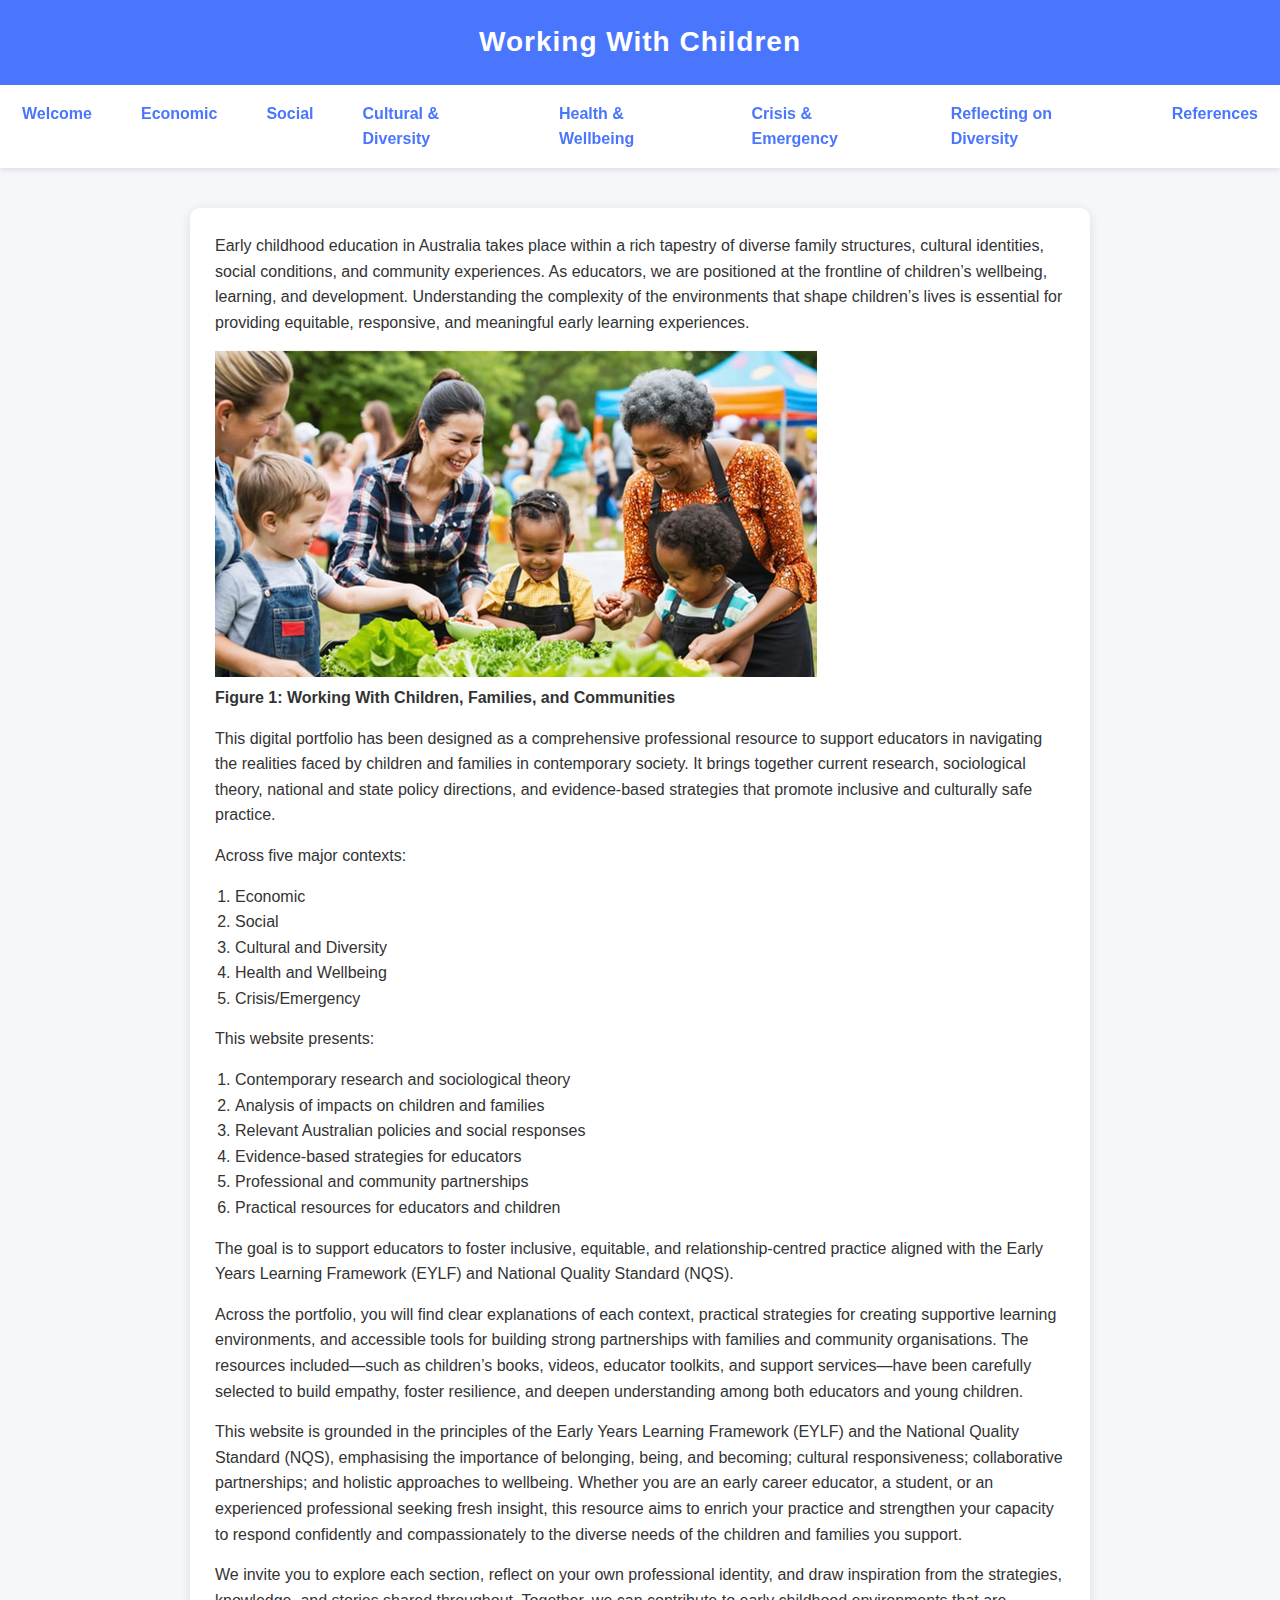
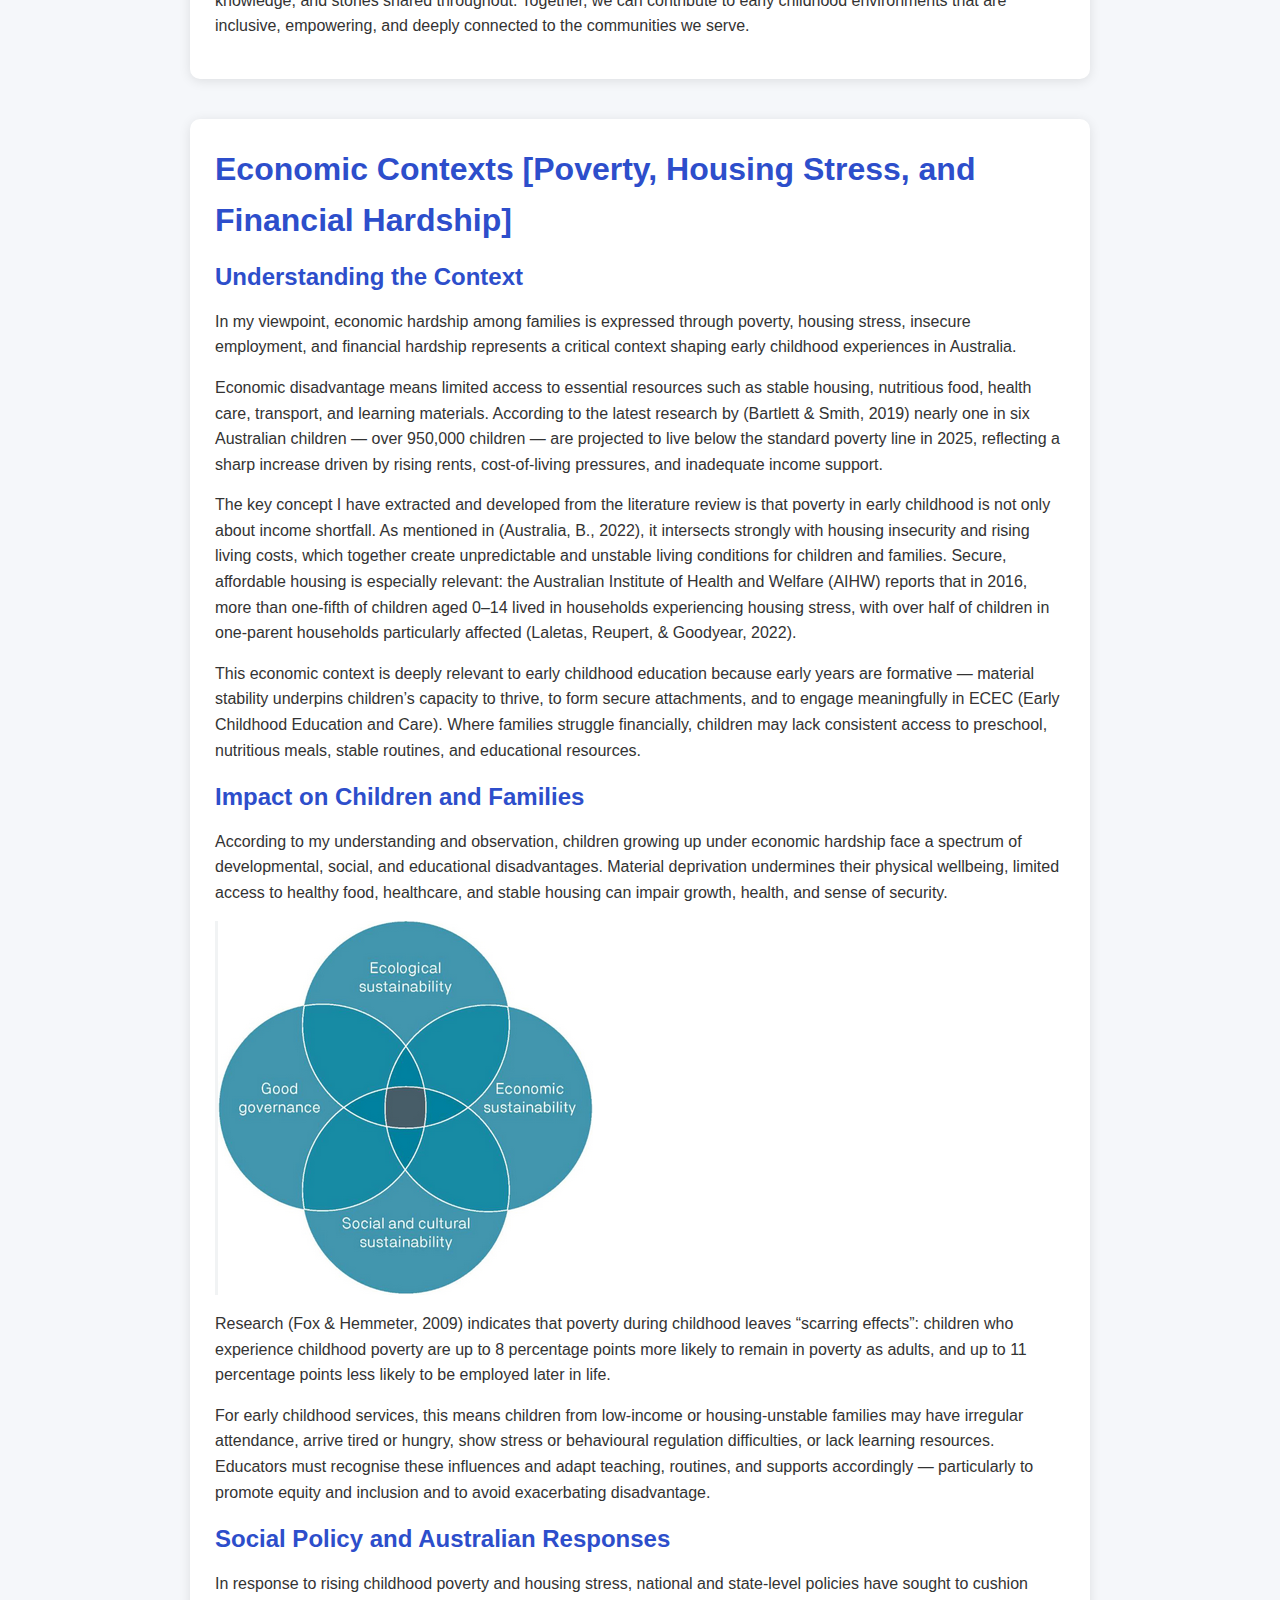
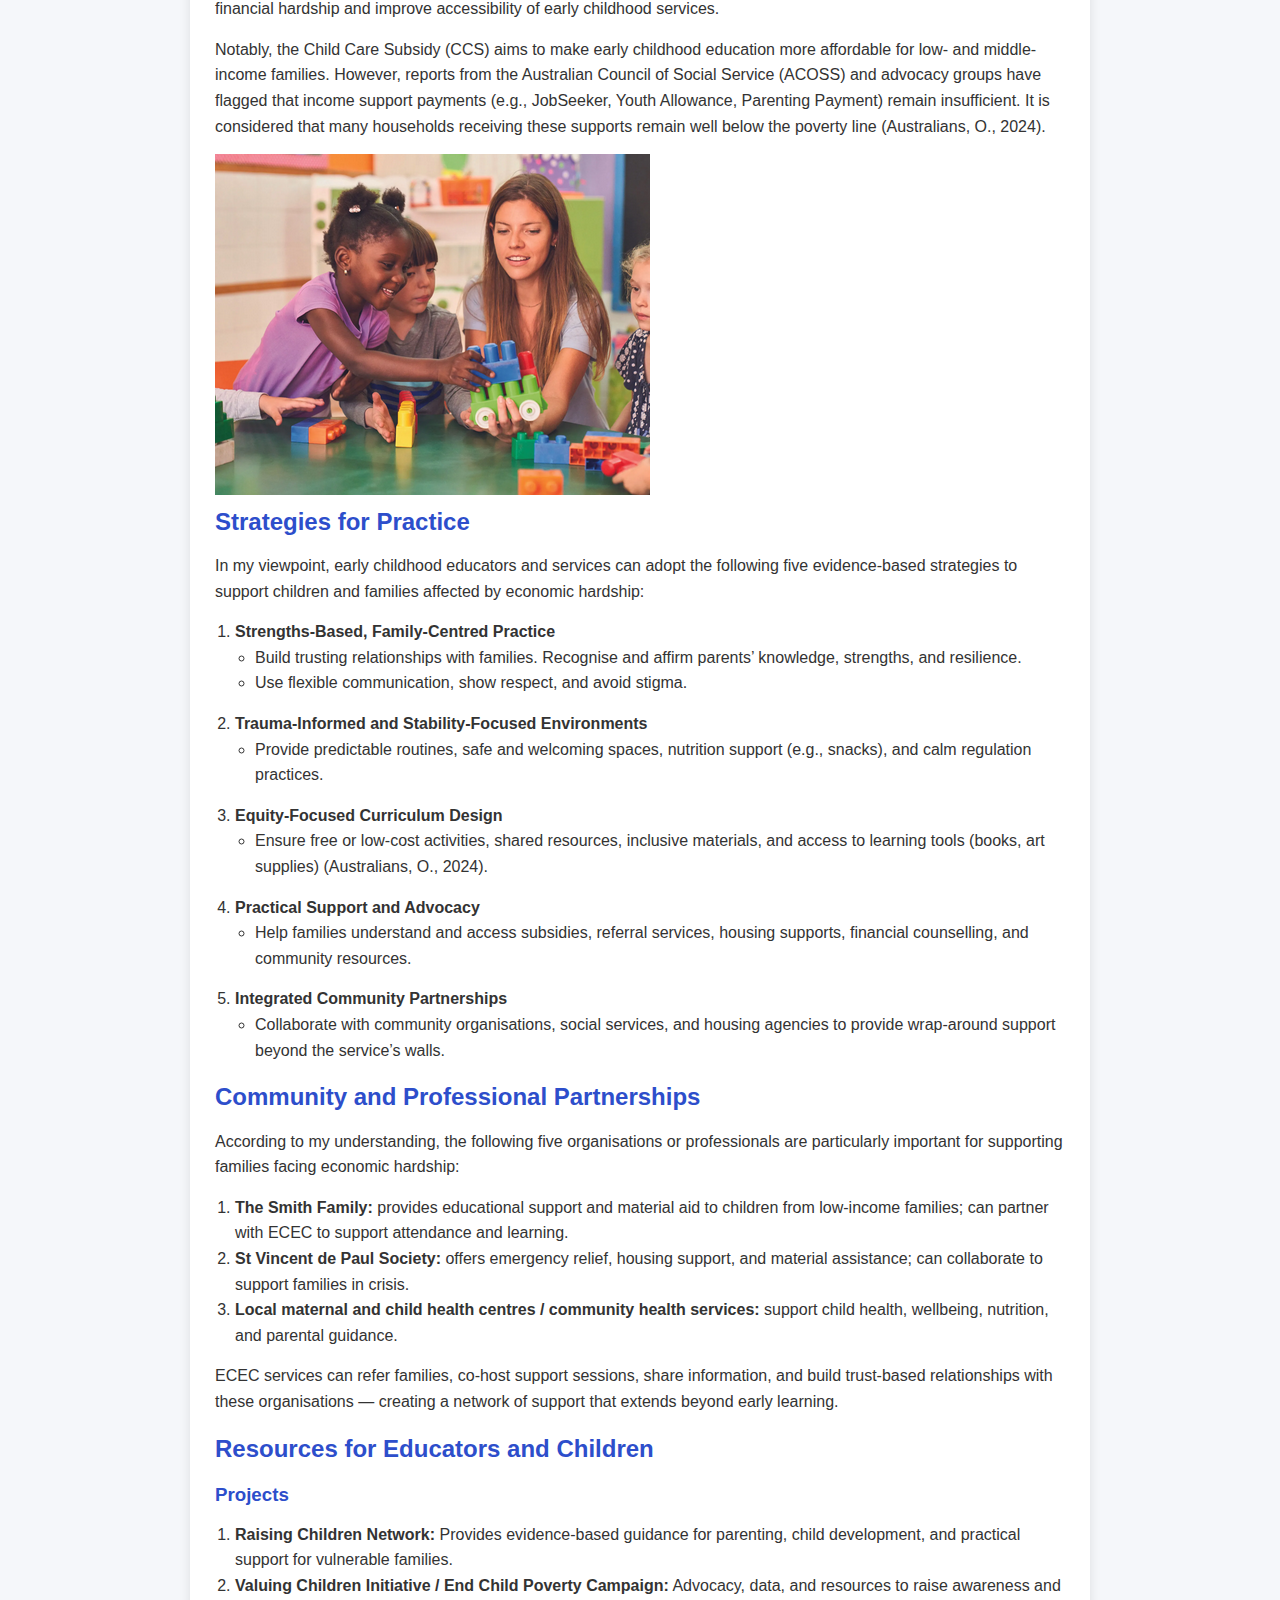
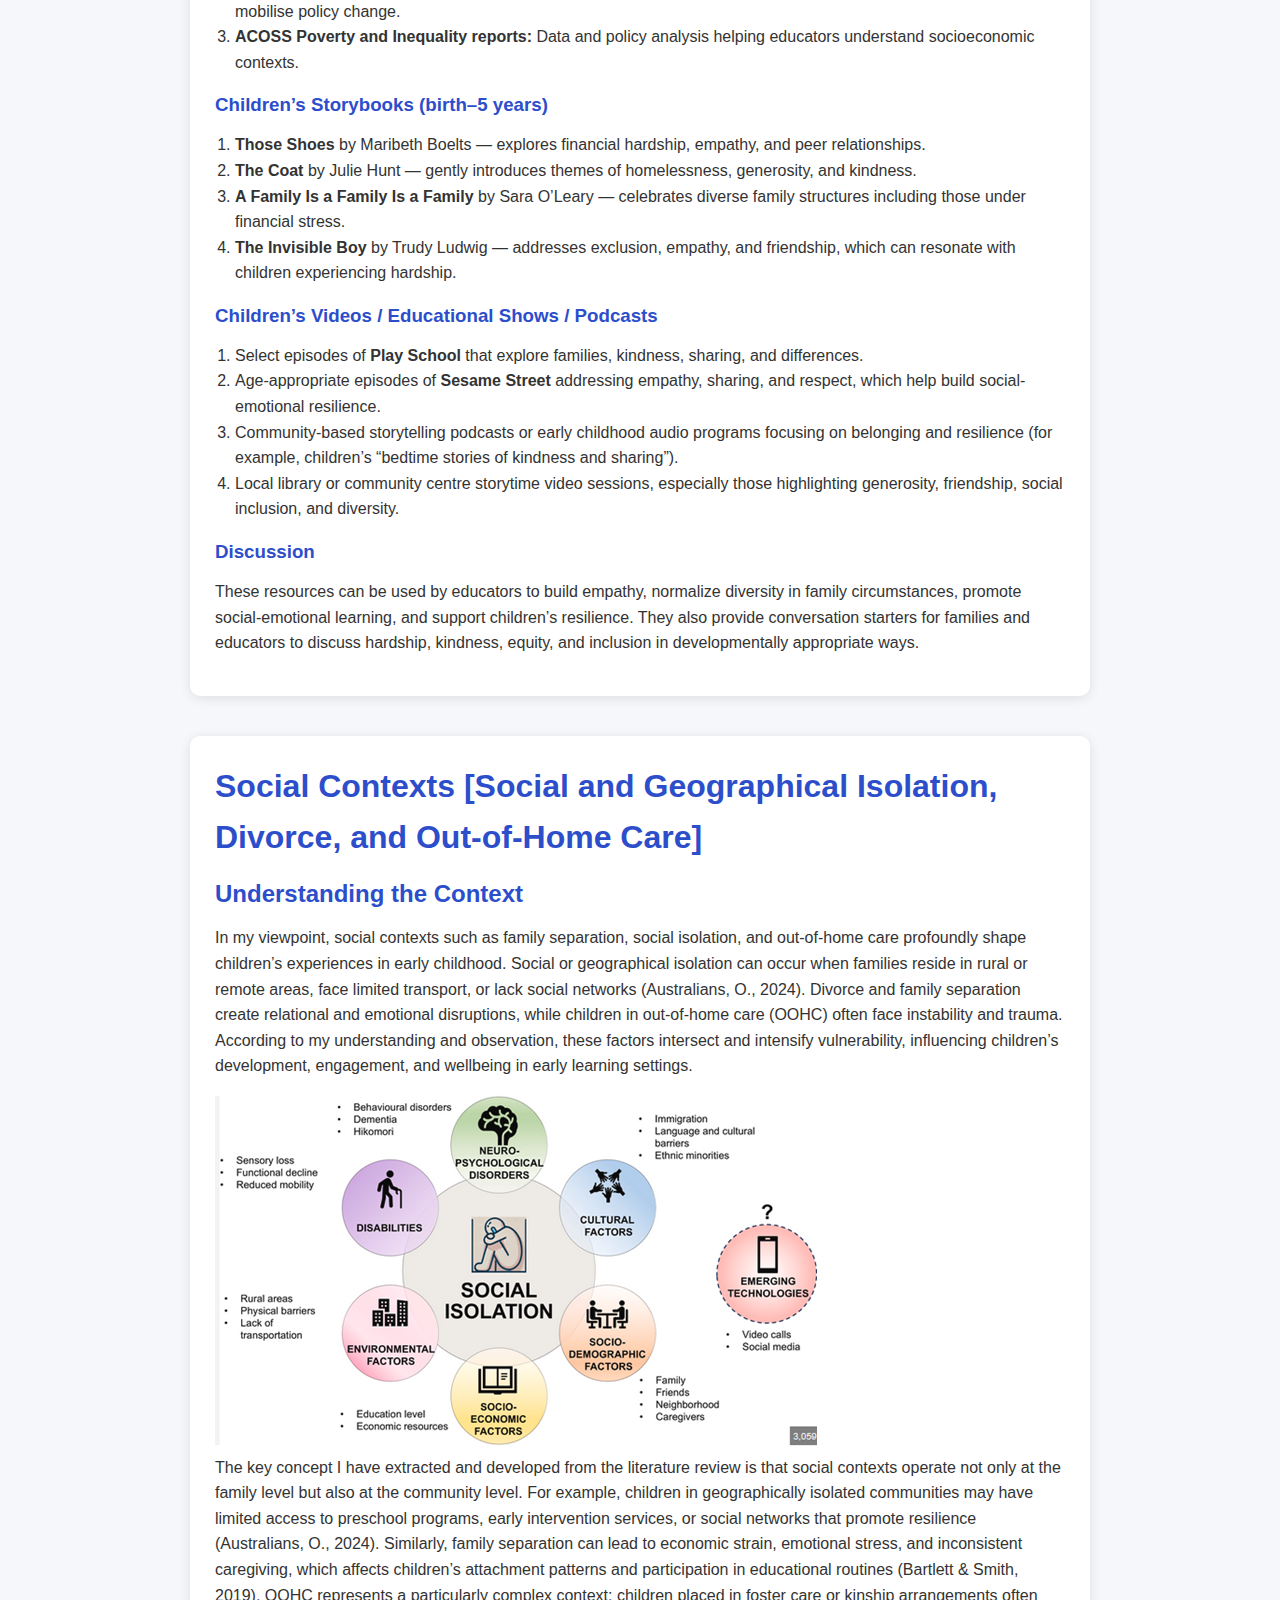
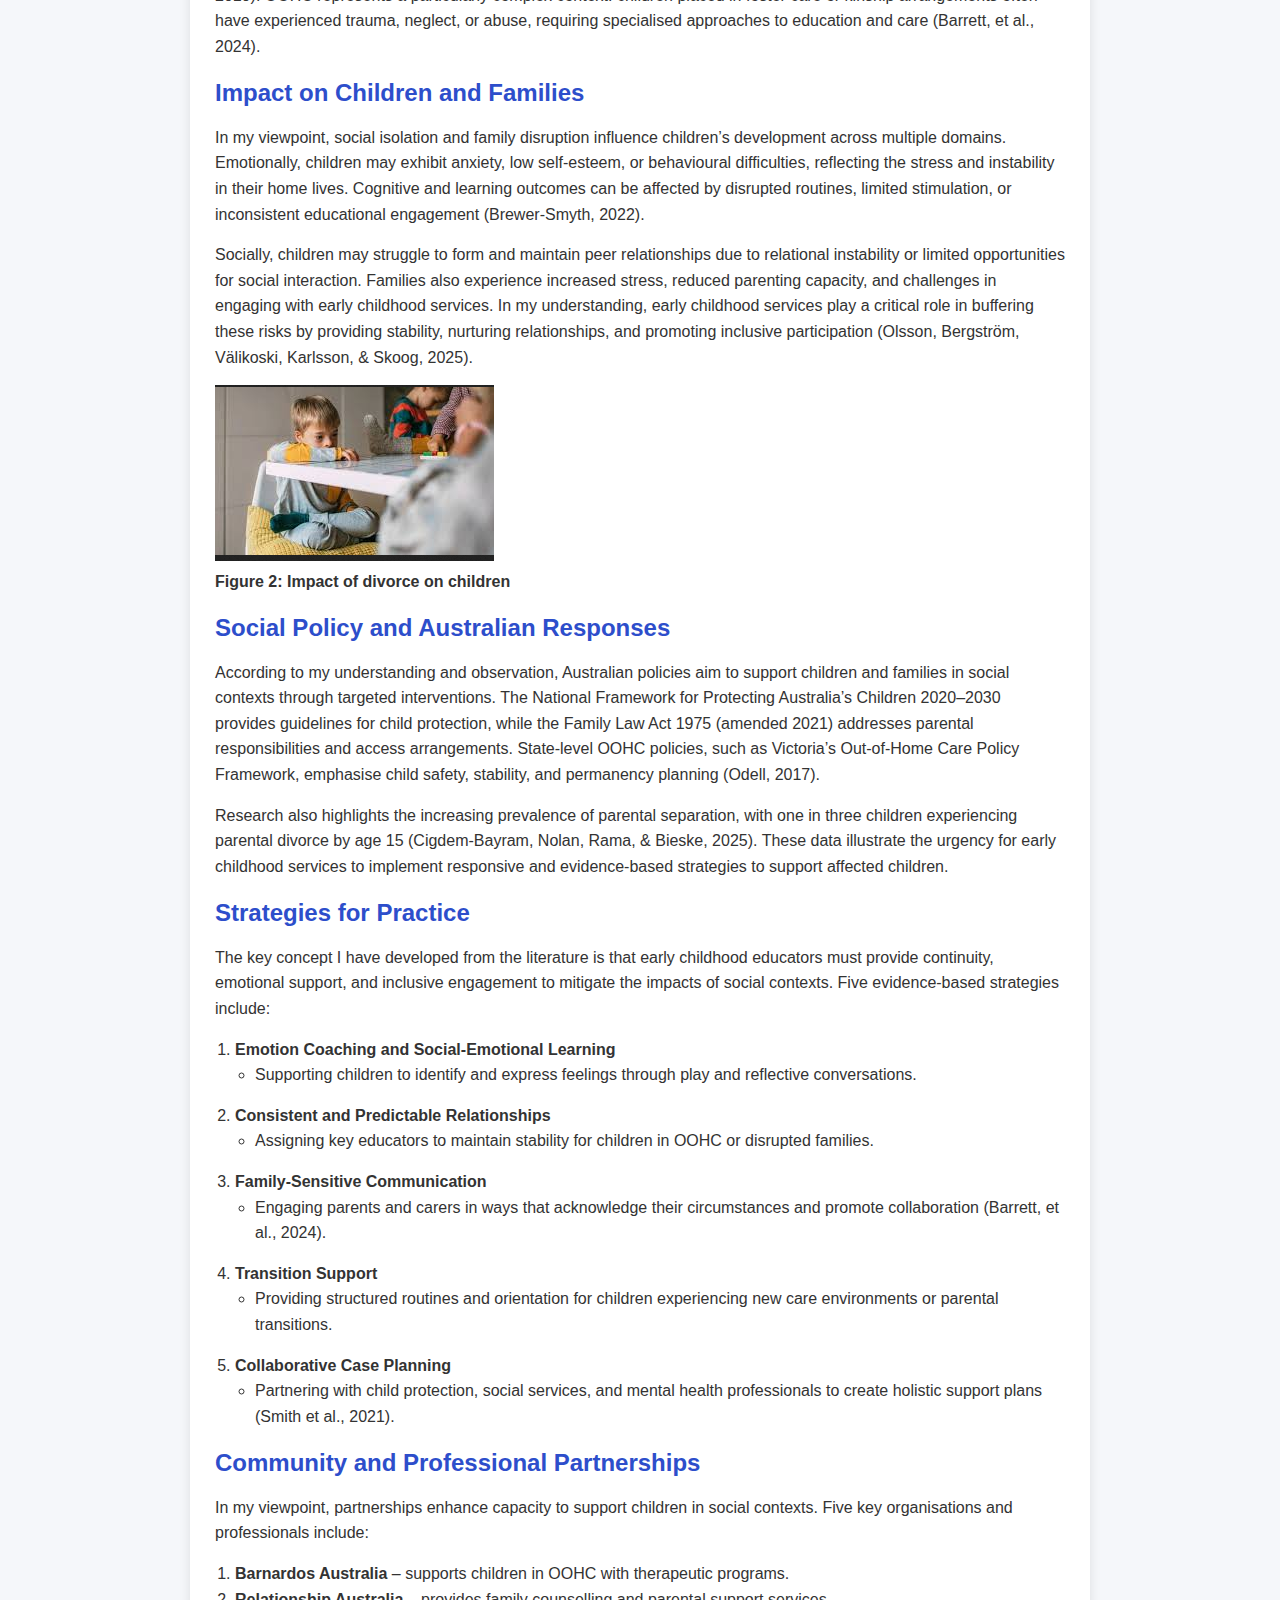
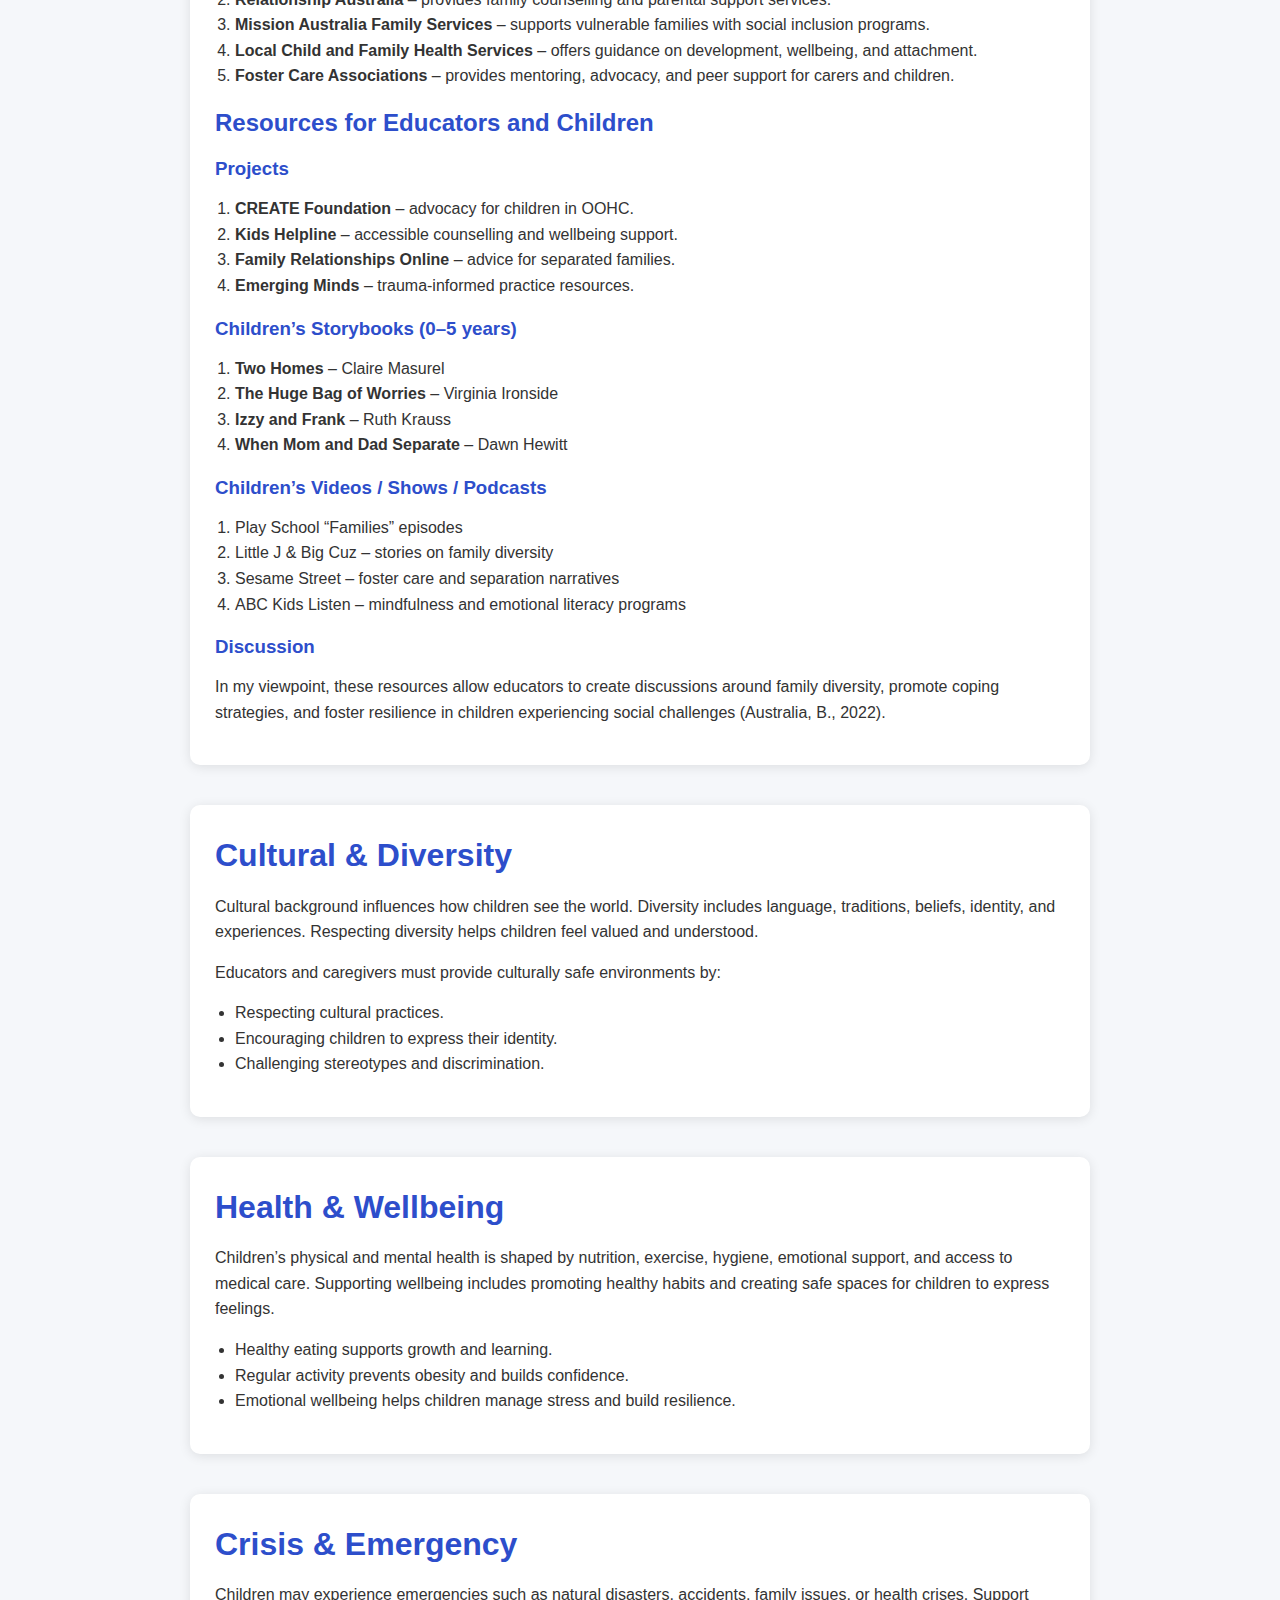
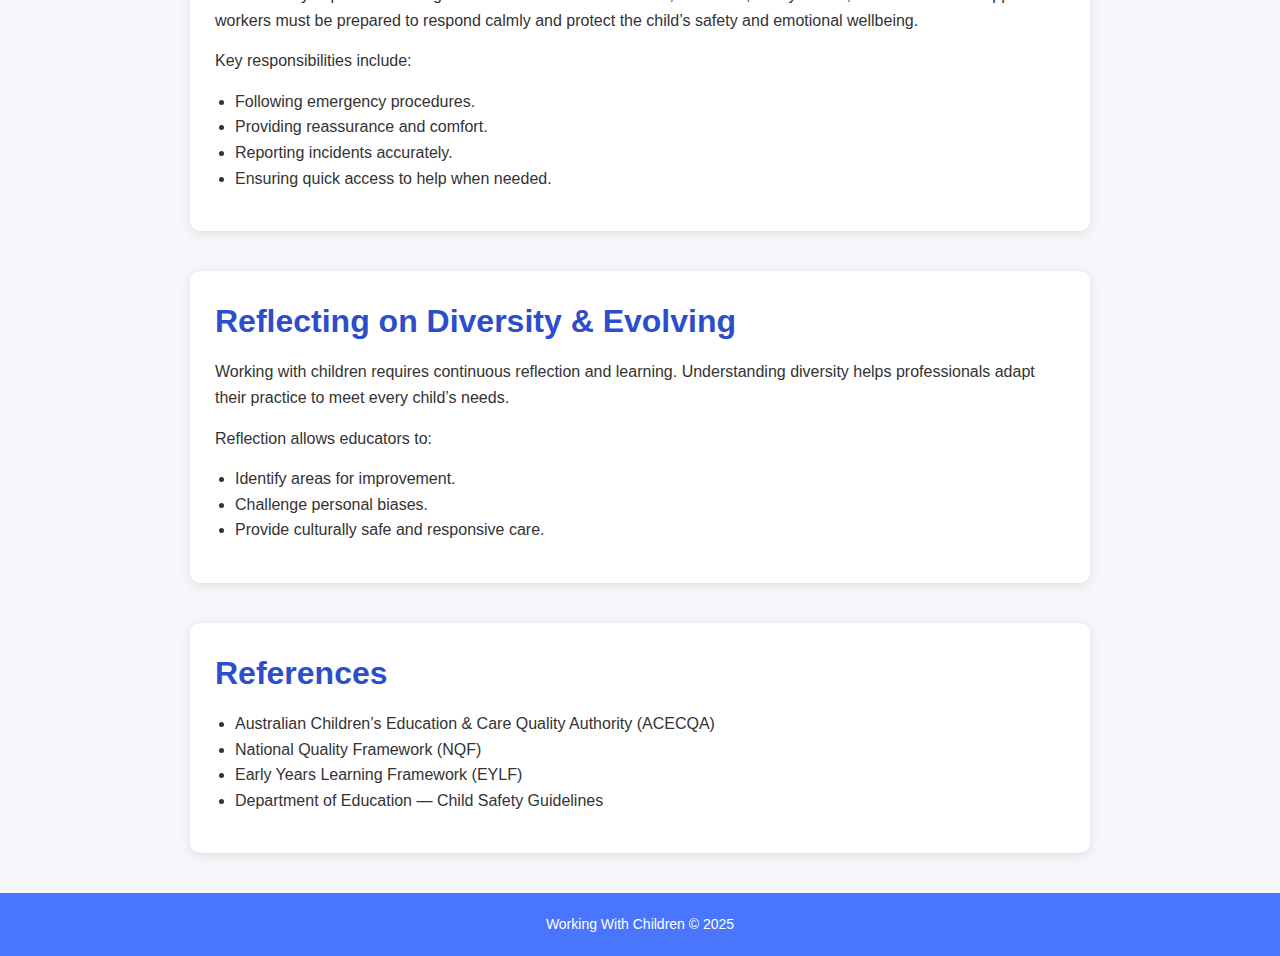
<file: Index1.html.html>
<!DOCTYPE html>
<html lang="en">
<head>
  <meta charset="UTF-8">
  <meta name="viewport" content="width=device-width, initial-scale=1.0">
  <title>Working With Children</title>
  <link rel="stylesheet" href="style.css">
</head>
<body>
<header>Working With Children</header>

<nav>
  <a href="#welcome">Welcome</a>
  <a href="#economic">Economic</a>
  <a href="#social">Social</a>
  <a href="#cultural">Cultural & Diversity</a>
  <a href="#health">Health & Wellbeing</a>
  <a href="#crisis">Crisis & Emergency</a>
  <a href="#reflect">Reflecting on Diversity</a>
  <a href="#references">References</a>
</nav>

<div class="container" id="welcome">
  <p>Early childhood education in Australia takes place within a rich tapestry of diverse family structures, cultural identities, social conditions, and community experiences. As educators, we are positioned at the frontline of children’s wellbeing, learning, and development. Understanding the complexity of the environments that shape children’s lives is essential for providing equitable, responsive, and meaningful early learning experiences.</p>
<img src="image.png" alt="Description of image">
<p><strong>Figure 1: Working With Children, Families, and Communities</strong></p>

<p>This digital portfolio has been designed as a comprehensive professional resource to support educators in navigating the realities faced by children and families in contemporary society. It brings together current research, sociological theory, national and state policy directions, and evidence-based strategies that promote inclusive and culturally safe practice.</p>

<p>Across five major contexts:</p>
<ol>
    <li>Economic</li>
    <li>Social</li>
    <li>Cultural and Diversity</li>
    <li>Health and Wellbeing</li>
    <li>Crisis/Emergency</li>
</ol>

<p>This website presents:</p>
<ol>
    <li>Contemporary research and sociological theory</li>
    <li>Analysis of impacts on children and families</li>
    <li>Relevant Australian policies and social responses</li>
    <li>Evidence-based strategies for educators</li>
    <li>Professional and community partnerships</li>
    <li>Practical resources for educators and children</li>
</ol>

<p>The goal is to support educators to foster inclusive, equitable, and relationship-centred practice aligned with the Early Years Learning Framework (EYLF) and National Quality Standard (NQS).</p>

<p>Across the portfolio, you will find clear explanations of each context, practical strategies for creating supportive learning environments, and accessible tools for building strong partnerships with families and community organisations. The resources included—such as children’s books, videos, educator toolkits, and support services—have been carefully selected to build empathy, foster resilience, and deepen understanding among both educators and young children.</p>

<p>This website is grounded in the principles of the Early Years Learning Framework (EYLF) and the National Quality Standard (NQS), emphasising the importance of belonging, being, and becoming; cultural responsiveness; collaborative partnerships; and holistic approaches to wellbeing. Whether you are an early career educator, a student, or an experienced professional seeking fresh insight, this resource aims to enrich your practice and strengthen your capacity to respond confidently and compassionately to the diverse needs of the children and families you support.</p>

<p>We invite you to explore each section, reflect on your own professional identity, and draw inspiration from the strategies, knowledge, and stories shared throughout. Together, we can contribute to early childhood environments that are inclusive, empowering, and deeply connected to the communities we serve.</p>
</div>

<div class="container" id="economic">
<h1>Economic Contexts [Poverty, Housing Stress, and Financial Hardship]</h1>

<h2>Understanding the Context</h2>
<p>In my viewpoint, economic hardship among families is expressed through poverty, housing stress, insecure employment, and financial hardship represents a critical context shaping early childhood experiences in Australia.</p>

<p>Economic disadvantage means limited access to essential resources such as stable housing, nutritious food, health care, transport, and learning materials. According to the latest research by (Bartlett & Smith, 2019) nearly one in six Australian children — over 950,000 children — are projected to live below the standard poverty line in 2025, reflecting a sharp increase driven by rising rents, cost-of-living pressures, and inadequate income support.</p>

<p>The key concept I have extracted and developed from the literature review is that poverty in early childhood is not only about income shortfall. As mentioned in (Australia, B., 2022), it intersects strongly with housing insecurity and rising living costs, which together create unpredictable and unstable living conditions for children and families. Secure, affordable housing is especially relevant: the Australian Institute of Health and Welfare (AIHW) reports that in 2016, more than one-fifth of children aged 0–14 lived in households experiencing housing stress, with over half of children in one-parent households particularly affected (Laletas, Reupert, & Goodyear, 2022).</p>

<p>This economic context is deeply relevant to early childhood education because early years are formative — material stability underpins children’s capacity to thrive, to form secure attachments, and to engage meaningfully in ECEC (Early Childhood Education and Care). Where families struggle financially, children may lack consistent access to preschool, nutritious meals, stable routines, and educational resources.</p>

<h2>Impact on Children and Families</h2>
<p>According to my understanding and observation, children growing up under economic hardship face a spectrum of developmental, social, and educational disadvantages. Material deprivation undermines their physical wellbeing, limited access to healthy food, healthcare, and stable housing can impair growth, health, and sense of security.</p>
<img src="image1.png" alt="Description of image">
<p>Research (Fox & Hemmeter, 2009) indicates that poverty during childhood leaves “scarring effects”: children who experience childhood poverty are up to 8 percentage points more likely to remain in poverty as adults, and up to 11 percentage points less likely to be employed later in life.</p>

<p>For early childhood services, this means children from low-income or housing-unstable families may have irregular attendance, arrive tired or hungry, show stress or behavioural regulation difficulties, or lack learning resources. Educators must recognise these influences and adapt teaching, routines, and supports accordingly — particularly to promote equity and inclusion and to avoid exacerbating disadvantage.</p>

<h2>Social Policy and Australian Responses</h2>
<p>In response to rising childhood poverty and housing stress, national and state-level policies have sought to cushion financial hardship and improve accessibility of early childhood services.</p>

<p>Notably, the Child Care Subsidy (CCS) aims to make early childhood education more affordable for low- and middle-income families. However, reports from the Australian Council of Social Service (ACOSS) and advocacy groups have flagged that income support payments (e.g., JobSeeker, Youth Allowance, Parenting Payment) remain insufficient. It is considered that many households receiving these supports remain well below the poverty line (Australians, O., 2024).</p>
<img src="image2.png" alt="Description of image">
<h2>Strategies for Practice</h2>
<p>In my viewpoint, early childhood educators and services can adopt the following five evidence-based strategies to support children and families affected by economic hardship:</p>

<ol>
    <li><strong>Strengths-Based, Family-Centred Practice</strong>
        <ul>
            <li>Build trusting relationships with families. Recognise and affirm parents’ knowledge, strengths, and resilience.</li>
            <li>Use flexible communication, show respect, and avoid stigma.</li>
        </ul>
    </li>
    <li><strong>Trauma-Informed and Stability-Focused Environments</strong>
        <ul>
            <li>Provide predictable routines, safe and welcoming spaces, nutrition support (e.g., snacks), and calm regulation practices.</li>
        </ul>
    </li>
    <li><strong>Equity-Focused Curriculum Design</strong>
        <ul>
            <li>Ensure free or low-cost activities, shared resources, inclusive materials, and access to learning tools (books, art supplies) (Australians, O., 2024).</li>
        </ul>
    </li>
    <li><strong>Practical Support and Advocacy</strong>
        <ul>
            <li>Help families understand and access subsidies, referral services, housing supports, financial counselling, and community resources.</li>
        </ul>
    </li>
    <li><strong>Integrated Community Partnerships</strong>
        <ul>
            <li>Collaborate with community organisations, social services, and housing agencies to provide wrap-around support beyond the service’s walls.</li>
        </ul>
    </li>
</ol>

<h2>Community and Professional Partnerships</h2>
<p>According to my understanding, the following five organisations or professionals are particularly important for supporting families facing economic hardship:</p>

<ol>
    <li><strong>The Smith Family:</strong> provides educational support and material aid to children from low-income families; can partner with ECEC to support attendance and learning.</li>
    <li><strong>St Vincent de Paul Society:</strong> offers emergency relief, housing support, and material assistance; can collaborate to support families in crisis.</li>
    <li><strong>Local maternal and child health centres / community health services:</strong> support child health, wellbeing, nutrition, and parental guidance.</li>
</ol>

<p>ECEC services can refer families, co-host support sessions, share information, and build trust-based relationships with these organisations — creating a network of support that extends beyond early learning.</p>

<h2>Resources for Educators and Children</h2>

<h3>Projects</h3>
<ol>
    <li><strong>Raising Children Network:</strong> Provides evidence-based guidance for parenting, child development, and practical support for vulnerable families.</li>
    <li><strong>Valuing Children Initiative / End Child Poverty Campaign:</strong> Advocacy, data, and resources to raise awareness and mobilise policy change.</li>
    <li><strong>ACOSS Poverty and Inequality reports:</strong> Data and policy analysis helping educators understand socioeconomic contexts.</li>
</ol>

<h3>Children’s Storybooks (birth–5 years)</h3>
<ol>
    <li><strong>Those Shoes</strong> by Maribeth Boelts — explores financial hardship, empathy, and peer relationships.</li>
    <li><strong>The Coat</strong> by Julie Hunt — gently introduces themes of homelessness, generosity, and kindness.</li>
    <li><strong>A Family Is a Family Is a Family</strong> by Sara O’Leary — celebrates diverse family structures including those under financial stress.</li>
    <li><strong>The Invisible Boy</strong> by Trudy Ludwig — addresses exclusion, empathy, and friendship, which can resonate with children experiencing hardship.</li>
</ol>

<h3>Children’s Videos / Educational Shows / Podcasts</h3>
<ol>
    <li>Select episodes of <strong>Play School</strong> that explore families, kindness, sharing, and differences.</li>
    <li>Age-appropriate episodes of <strong>Sesame Street</strong> addressing empathy, sharing, and respect, which help build social-emotional resilience.</li>
    <li>Community-based storytelling podcasts or early childhood audio programs focusing on belonging and resilience (for example, children’s “bedtime stories of kindness and sharing”).</li>
    <li>Local library or community centre storytime video sessions, especially those highlighting generosity, friendship, social inclusion, and diversity.</li>
</ol>

<h3>Discussion</h3>
<p>These resources can be used by educators to build empathy, normalize diversity in family circumstances, promote social-emotional learning, and support children’s resilience. They also provide conversation starters for families and educators to discuss hardship, kindness, equity, and inclusion in developmentally appropriate ways.</p>


</div>

<div class="container" id="social">
  <h1>Social Contexts [Social and Geographical Isolation, Divorce, and Out-of-Home Care]</h1>

<h2>Understanding the Context</h2>
<p>In my viewpoint, social contexts such as family separation, social isolation, and out-of-home care profoundly shape children’s experiences in early childhood. Social or geographical isolation can occur when families reside in rural or remote areas, face limited transport, or lack social networks (Australians, O., 2024). Divorce and family separation create relational and emotional disruptions, while children in out-of-home care (OOHC) often face instability and trauma. According to my understanding and observation, these factors intersect and intensify vulnerability, influencing children’s development, engagement, and wellbeing in early learning settings.</p>
<img src="image4.png" alt="Description of image">
<p>The key concept I have extracted and developed from the literature review is that social contexts operate not only at the family level but also at the community level. For example, children in geographically isolated communities may have limited access to preschool programs, early intervention services, or social networks that promote resilience (Australians, O., 2024). Similarly, family separation can lead to economic strain, emotional stress, and inconsistent caregiving, which affects children’s attachment patterns and participation in educational routines (Bartlett & Smith, 2019). OOHC represents a particularly complex context: children placed in foster care or kinship arrangements often have experienced trauma, neglect, or abuse, requiring specialised approaches to education and care (Barrett, et al., 2024).</p>

<h2>Impact on Children and Families</h2>
<p>In my viewpoint, social isolation and family disruption influence children’s development across multiple domains. Emotionally, children may exhibit anxiety, low self-esteem, or behavioural difficulties, reflecting the stress and instability in their home lives. Cognitive and learning outcomes can be affected by disrupted routines, limited stimulation, or inconsistent educational engagement (Brewer-Smyth, 2022).</p>

<p>Socially, children may struggle to form and maintain peer relationships due to relational instability or limited opportunities for social interaction. Families also experience increased stress, reduced parenting capacity, and challenges in engaging with early childhood services. In my understanding, early childhood services play a critical role in buffering these risks by providing stability, nurturing relationships, and promoting inclusive participation (Olsson, Bergström, Välikoski, Karlsson, & Skoog, 2025).</p>
<img src="image5.png" alt="Description of image">
<p><strong>Figure 2: Impact of divorce on children</strong></p>

<h2>Social Policy and Australian Responses</h2>
<p>According to my understanding and observation, Australian policies aim to support children and families in social contexts through targeted interventions. The National Framework for Protecting Australia’s Children 2020–2030 provides guidelines for child protection, while the Family Law Act 1975 (amended 2021) addresses parental responsibilities and access arrangements. State-level OOHC policies, such as Victoria’s Out-of-Home Care Policy Framework, emphasise child safety, stability, and permanency planning (Odell, 2017).</p>

<p>Research also highlights the increasing prevalence of parental separation, with one in three children experiencing parental divorce by age 15 (Cigdem‐Bayram, Nolan, Rama, & Bieske, 2025). These data illustrate the urgency for early childhood services to implement responsive and evidence-based strategies to support affected children.</p>

<h2>Strategies for Practice</h2>
<p>The key concept I have developed from the literature is that early childhood educators must provide continuity, emotional support, and inclusive engagement to mitigate the impacts of social contexts. Five evidence-based strategies include:</p>

<ol>
    <li><strong>Emotion Coaching and Social-Emotional Learning</strong>
        <ul>
            <li>Supporting children to identify and express feelings through play and reflective conversations.</li>
        </ul>
    </li>
    <li><strong>Consistent and Predictable Relationships</strong>
        <ul>
            <li>Assigning key educators to maintain stability for children in OOHC or disrupted families.</li>
        </ul>
    </li>
    <li><strong>Family-Sensitive Communication</strong>
        <ul>
            <li>Engaging parents and carers in ways that acknowledge their circumstances and promote collaboration (Barrett, et al., 2024).</li>
        </ul>
    </li>
    <li><strong>Transition Support</strong>
        <ul>
            <li>Providing structured routines and orientation for children experiencing new care environments or parental transitions.</li>
        </ul>
    </li>
    <li><strong>Collaborative Case Planning</strong>
        <ul>
            <li>Partnering with child protection, social services, and mental health professionals to create holistic support plans (Smith et al., 2021).</li>
        </ul>
    </li>
</ol>

<h2>Community and Professional Partnerships</h2>
<p>In my viewpoint, partnerships enhance capacity to support children in social contexts. Five key organisations and professionals include:</p>

<ol>
    <li><strong>Barnardos Australia</strong> – supports children in OOHC with therapeutic programs.</li>
    <li><strong>Relationship Australia</strong> – provides family counselling and parental support services.</li>
    <li><strong>Mission Australia Family Services</strong> – supports vulnerable families with social inclusion programs.</li>
    <li><strong>Local Child and Family Health Services</strong> – offers guidance on development, wellbeing, and attachment.</li>
    <li><strong>Foster Care Associations</strong> – provides mentoring, advocacy, and peer support for carers and children.</li>
</ol>

<h2>Resources for Educators and Children</h2>

<h3>Projects</h3>
<ol>
    <li><strong>CREATE Foundation</strong> – advocacy for children in OOHC.</li>
    <li><strong>Kids Helpline</strong> – accessible counselling and wellbeing support.</li>
    <li><strong>Family Relationships Online</strong> – advice for separated families.</li>
    <li><strong>Emerging Minds</strong> – trauma-informed practice resources.</li>
</ol>

<h3>Children’s Storybooks (0–5 years)</h3>
<ol>
    <li><strong>Two Homes</strong> – Claire Masurel</li>
    <li><strong>The Huge Bag of Worries</strong> – Virginia Ironside</li>
    <li><strong>Izzy and Frank</strong> – Ruth Krauss</li>
    <li><strong>When Mom and Dad Separate</strong> – Dawn Hewitt</li>
</ol>

<h3>Children’s Videos / Shows / Podcasts</h3>
<ol>
    <li>Play School “Families” episodes</li>
    <li>Little J & Big Cuz – stories on family diversity</li>
    <li>Sesame Street – foster care and separation narratives</li>
    <li>ABC Kids Listen – mindfulness and emotional literacy programs</li>
</ol>

<h3>Discussion</h3>
<p>In my viewpoint, these resources allow educators to create discussions around family diversity, promote coping strategies, and foster resilience in children experiencing social challenges (Australia, B., 2022).</p>
</div>

<div class="container" id="cultural">
  <h1>Cultural & Diversity</h1>
  <p>Cultural background influences how children see the world. Diversity includes language, traditions, beliefs, identity, and experiences. Respecting diversity helps children feel valued and understood.</p>
  <p>Educators and caregivers must provide culturally safe environments by:</p>
  <ul>
    <li>Respecting cultural practices.</li>
    <li>Encouraging children to express their identity.</li>
    <li>Challenging stereotypes and discrimination.</li>
  </ul>
</div>

<div class="container" id="health">
  <h1>Health & Wellbeing</h1>
  <p>Children’s physical and mental health is shaped by nutrition, exercise, hygiene, emotional support, and access to medical care. Supporting wellbeing includes promoting healthy habits and creating safe spaces for children to express feelings.</p>
  <ul>
    <li>Healthy eating supports growth and learning.</li>
    <li>Regular activity prevents obesity and builds confidence.</li>
    <li>Emotional wellbeing helps children manage stress and build resilience.</li>
  </ul>
</div>

<div class="container" id="crisis">
  <h1>Crisis & Emergency</h1>
  <p>Children may experience emergencies such as natural disasters, accidents, family issues, or health crises. Support workers must be prepared to respond calmly and protect the child’s safety and emotional wellbeing.</p>
  <p>Key responsibilities include:</p>
  <ul>
    <li>Following emergency procedures.</li>
    <li>Providing reassurance and comfort.</li>
    <li>Reporting incidents accurately.</li>
    <li>Ensuring quick access to help when needed.</li>
  </ul>
</div>

<div class="container" id="reflect">
  <h1>Reflecting on Diversity & Evolving</h1>
  <p>Working with children requires continuous reflection and learning. Understanding diversity helps professionals adapt their practice to meet every child’s needs.</p>
  <p>Reflection allows educators to:</p>
  <ul>
    <li>Identify areas for improvement.</li>
    <li>Challenge personal biases.</li>
    <li>Provide culturally safe and responsive care.</li>
  </ul>
</div>

<div class="container" id="references">
  <h1>References</h1>
  <ul>
    <li>Australian Children’s Education & Care Quality Authority (ACECQA)</li>
    <li>National Quality Framework (NQF)</li>
    <li>Early Years Learning Framework (EYLF)</li>
    <li>Department of Education — Child Safety Guidelines</li>
  </ul>
</div>

<footer>
  Working With Children © 2025
</footer>

</body>
</html>
</file>
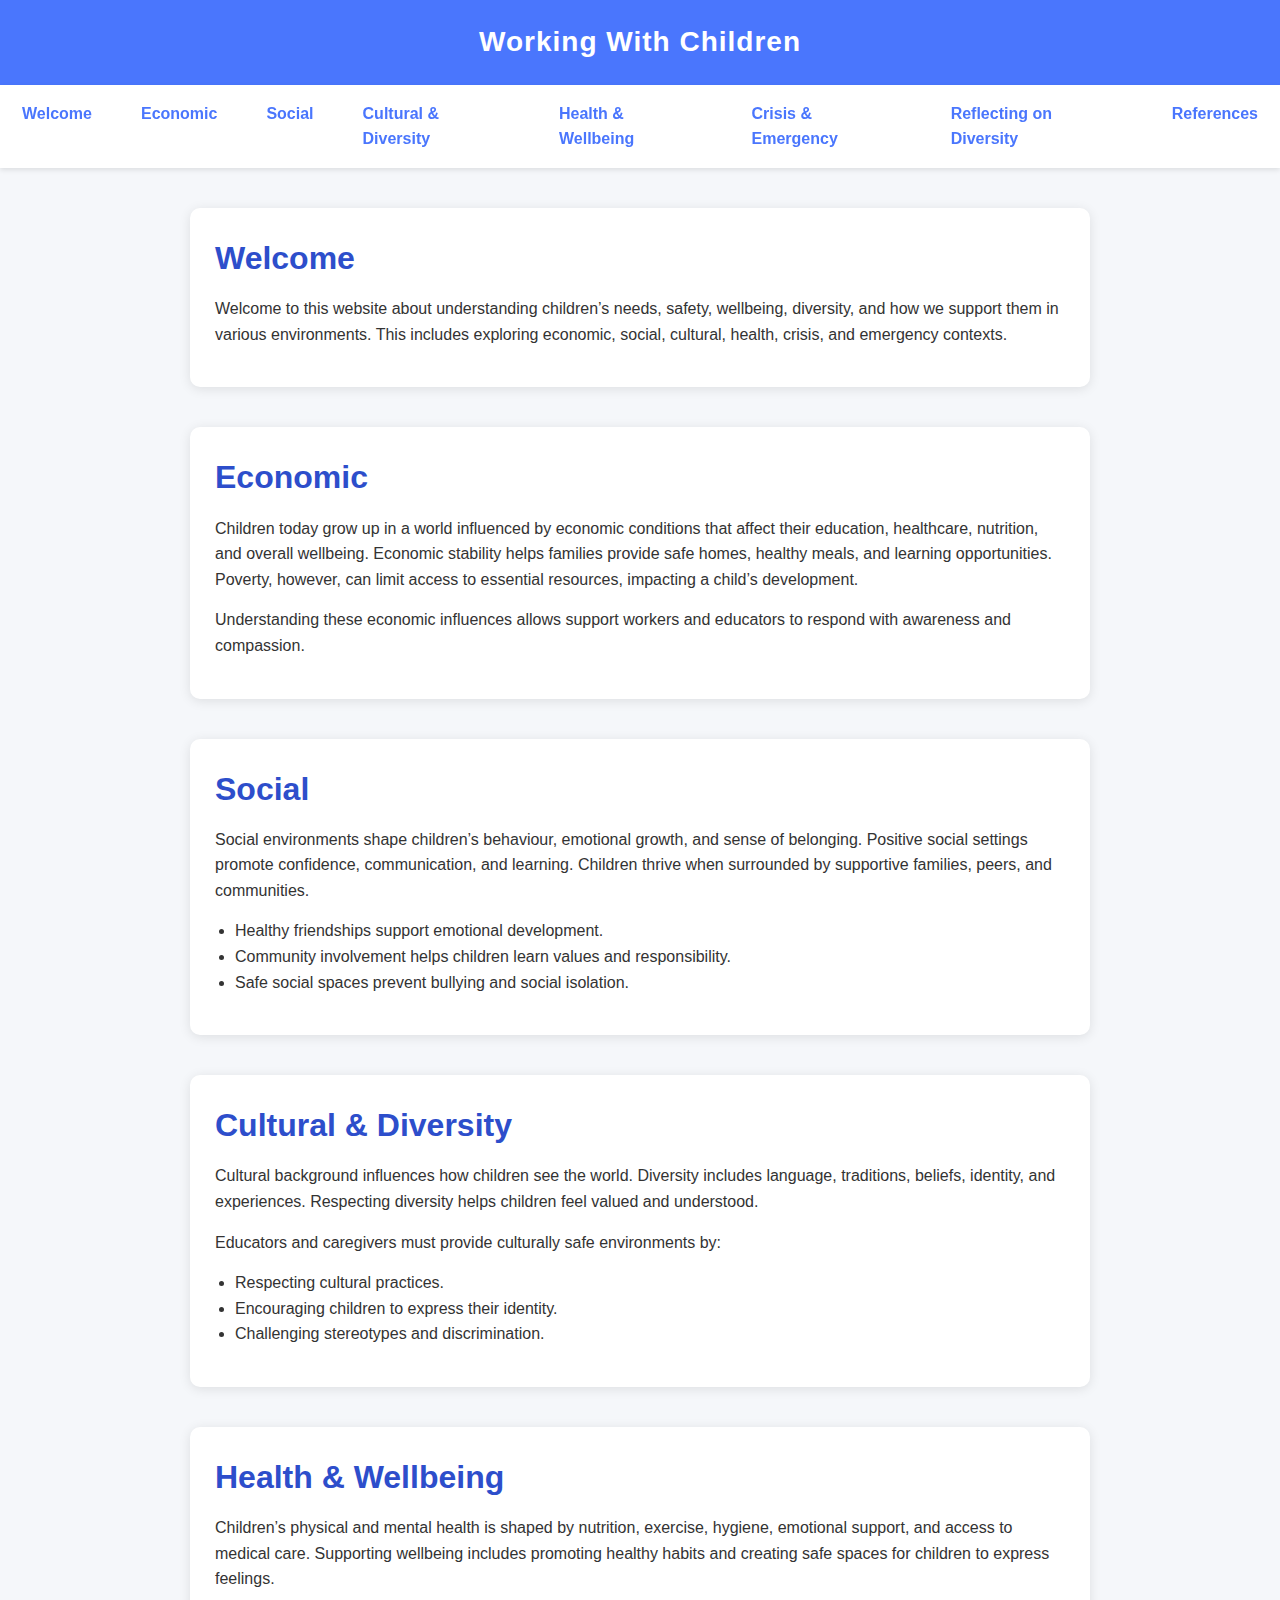
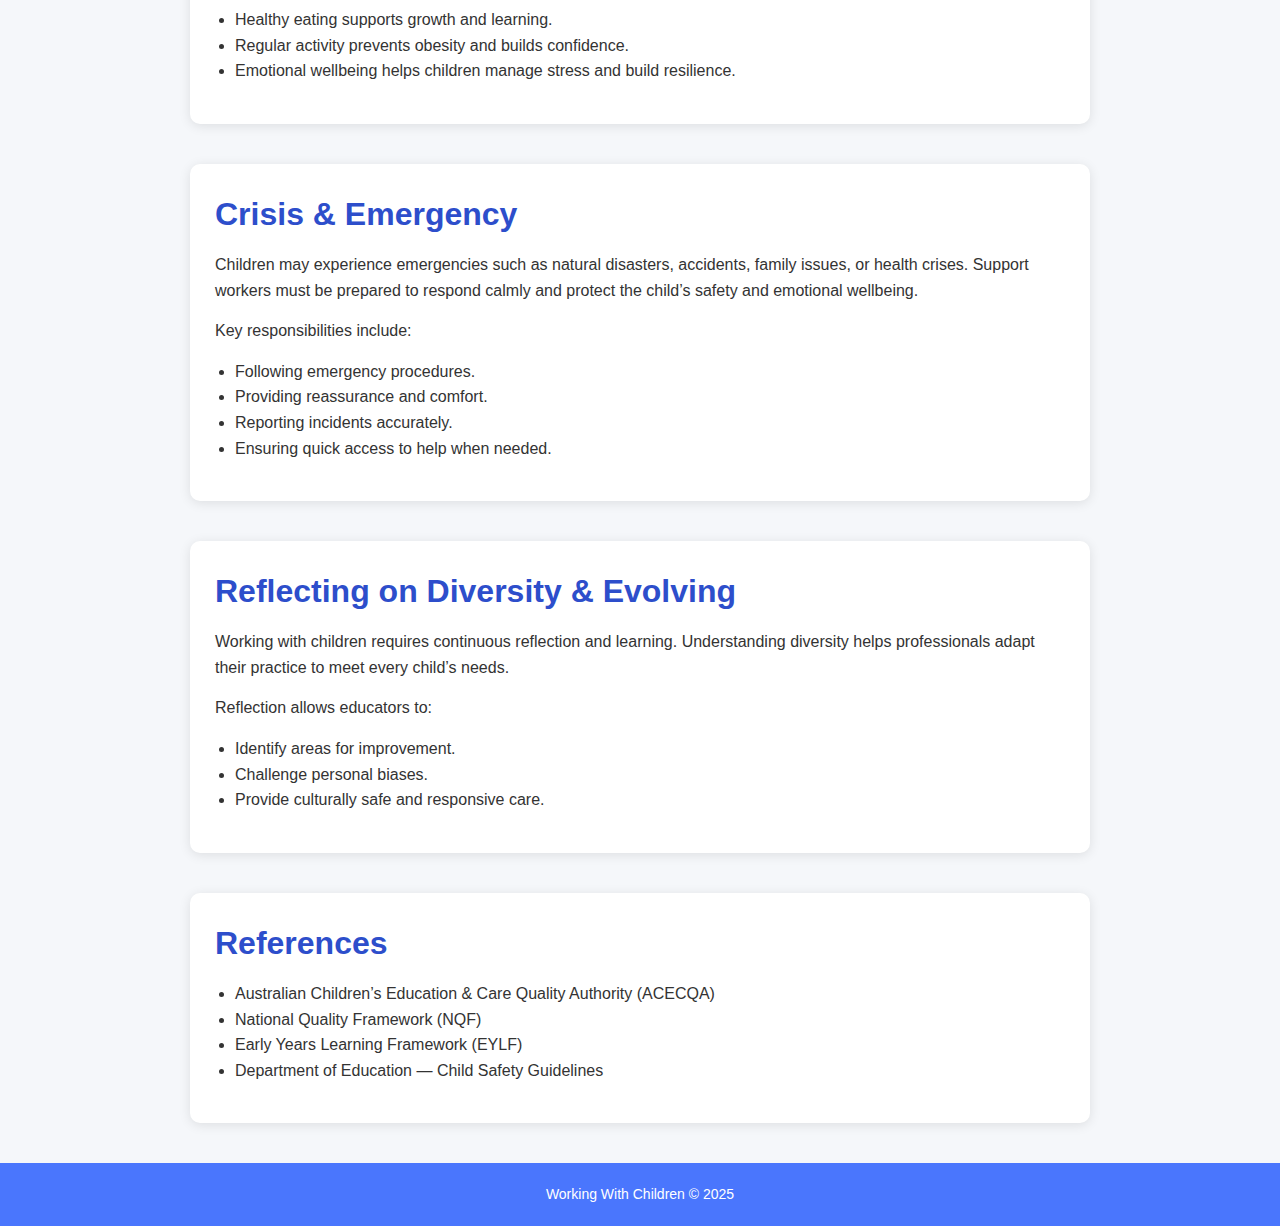
<file: Index8.html.html>
<!DOCTYPE html>
<html lang="en">
<head>
  <meta charset="UTF-8">
  <meta name="viewport" content="width=device-width, initial-scale=1.0">
  <title>Working With Children</title>
  <link rel="stylesheet" href="style.css">
</head>
<body>
<header>Working With Children</header>

<nav>
  <a href="#welcome">Welcome</a>
  <a href="#economic">Economic</a>
  <a href="#social">Social</a>
  <a href="#cultural">Cultural & Diversity</a>
  <a href="#health">Health & Wellbeing</a>
  <a href="#crisis">Crisis & Emergency</a>
  <a href="#reflect">Reflecting on Diversity</a>
  <a href="#references">References</a>
</nav>

<div class="container" id="welcome">
  <h1>Welcome</h1>
  <p>Welcome to this website about understanding children’s needs, safety, wellbeing, diversity, and how we support them in various environments. This includes exploring economic, social, cultural, health, crisis, and emergency contexts.</p>
</div>

<div class="container" id="economic">
  <h1>Economic</h1>
  <p>Children today grow up in a world influenced by economic conditions that affect their education, healthcare, nutrition, and overall wellbeing. Economic stability helps families provide safe homes, healthy meals, and learning opportunities. Poverty, however, can limit access to essential resources, impacting a child’s development.</p>
  <p>Understanding these economic influences allows support workers and educators to respond with awareness and compassion.</p>
</div>

<div class="container" id="social">
  <h1>Social</h1>
  <p>Social environments shape children’s behaviour, emotional growth, and sense of belonging. Positive social settings promote confidence, communication, and learning. Children thrive when surrounded by supportive families, peers, and communities.</p>
  <ul>
    <li>Healthy friendships support emotional development.</li>
    <li>Community involvement helps children learn values and responsibility.</li>
    <li>Safe social spaces prevent bullying and social isolation.</li>
  </ul>
</div>

<div class="container" id="cultural">
  <h1>Cultural & Diversity</h1>
  <p>Cultural background influences how children see the world. Diversity includes language, traditions, beliefs, identity, and experiences. Respecting diversity helps children feel valued and understood.</p>
  <p>Educators and caregivers must provide culturally safe environments by:</p>
  <ul>
    <li>Respecting cultural practices.</li>
    <li>Encouraging children to express their identity.</li>
    <li>Challenging stereotypes and discrimination.</li>
  </ul>
</div>

<div class="container" id="health">
  <h1>Health & Wellbeing</h1>
  <p>Children’s physical and mental health is shaped by nutrition, exercise, hygiene, emotional support, and access to medical care. Supporting wellbeing includes promoting healthy habits and creating safe spaces for children to express feelings.</p>
  <ul>
    <li>Healthy eating supports growth and learning.</li>
    <li>Regular activity prevents obesity and builds confidence.</li>
    <li>Emotional wellbeing helps children manage stress and build resilience.</li>
  </ul>
</div>

<div class="container" id="crisis">
  <h1>Crisis & Emergency</h1>
  <p>Children may experience emergencies such as natural disasters, accidents, family issues, or health crises. Support workers must be prepared to respond calmly and protect the child’s safety and emotional wellbeing.</p>
  <p>Key responsibilities include:</p>
  <ul>
    <li>Following emergency procedures.</li>
    <li>Providing reassurance and comfort.</li>
    <li>Reporting incidents accurately.</li>
    <li>Ensuring quick access to help when needed.</li>
  </ul>
</div>

<div class="container" id="reflect">
  <h1>Reflecting on Diversity & Evolving</h1>
  <p>Working with children requires continuous reflection and learning. Understanding diversity helps professionals adapt their practice to meet every child’s needs.</p>
  <p>Reflection allows educators to:</p>
  <ul>
    <li>Identify areas for improvement.</li>
    <li>Challenge personal biases.</li>
    <li>Provide culturally safe and responsive care.</li>
  </ul>
</div>

<div class="container" id="references">
  <h1>References</h1>
  <ul>
    <li>Australian Children’s Education & Care Quality Authority (ACECQA)</li>
    <li>National Quality Framework (NQF)</li>
    <li>Early Years Learning Framework (EYLF)</li>
    <li>Department of Education — Child Safety Guidelines</li>
  </ul>
</div>

<footer>
  Working With Children © 2025
</footer>

</body>
</html>
</file>
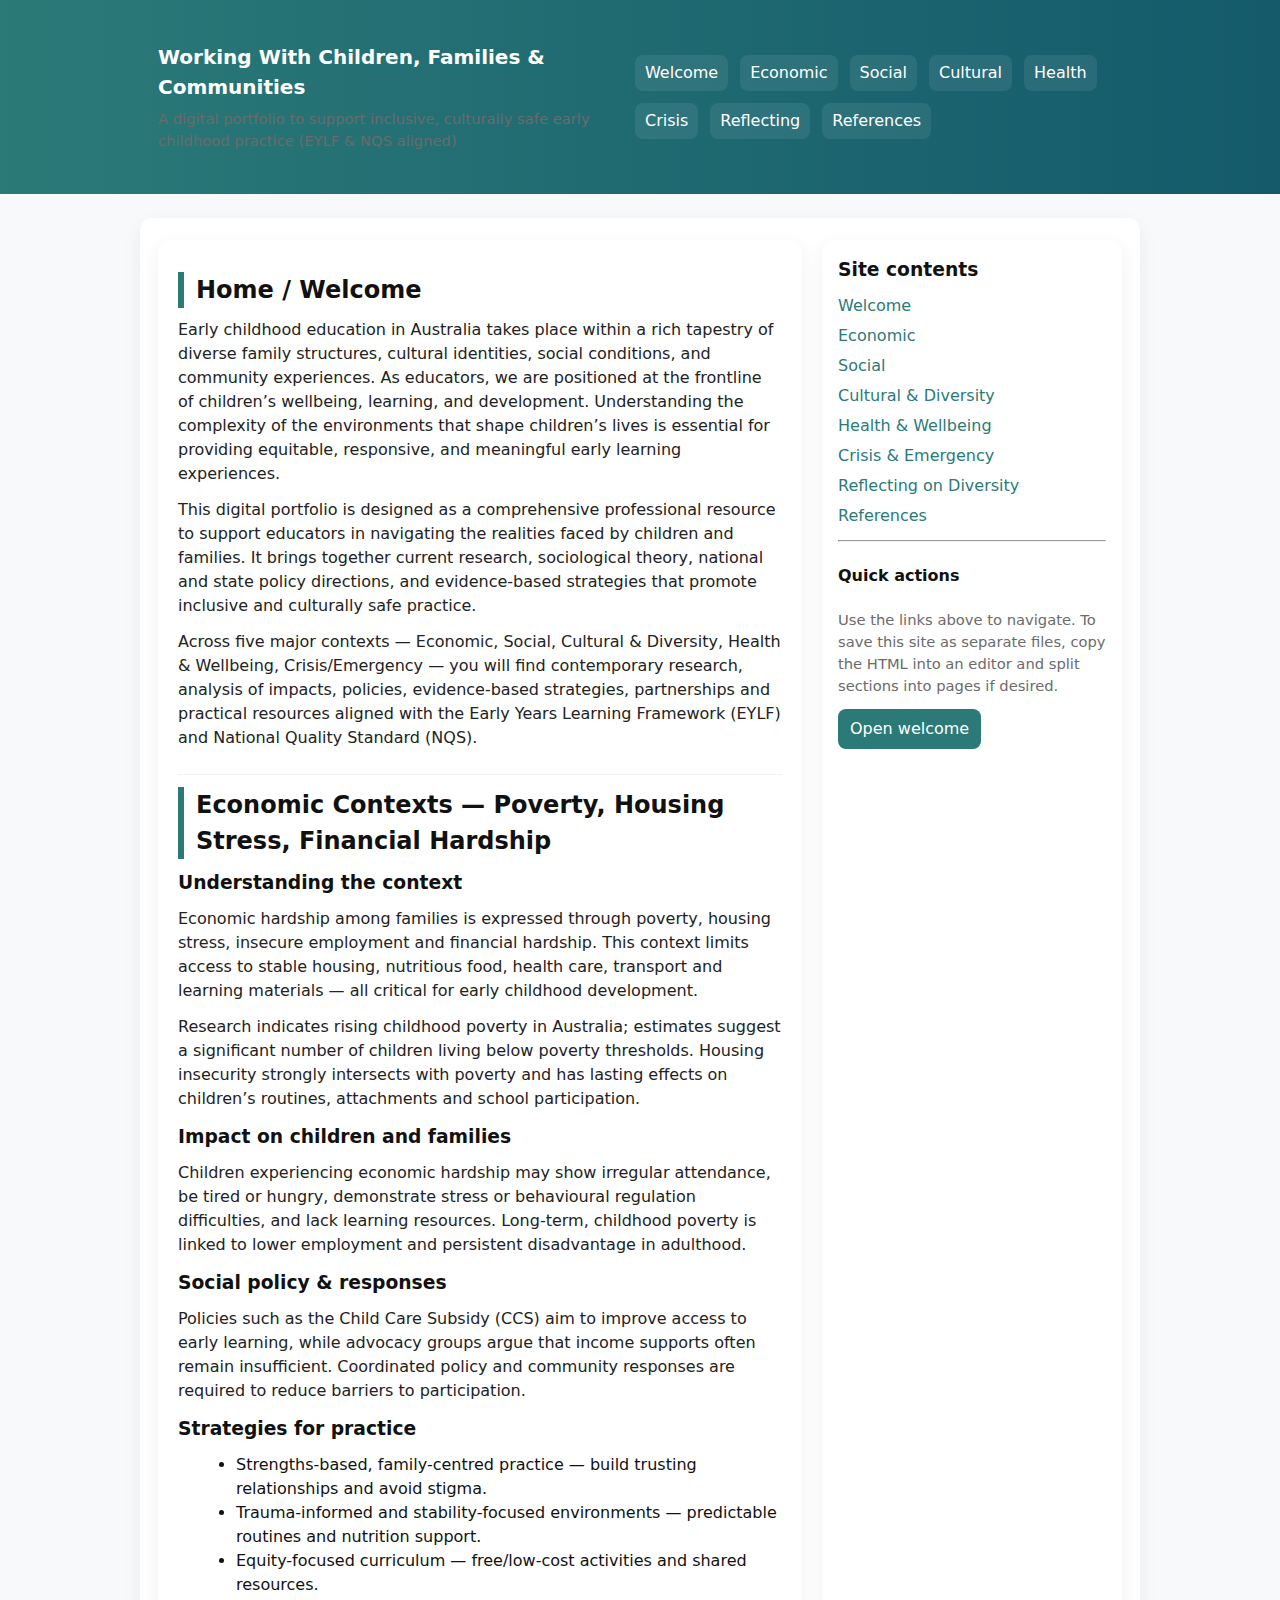
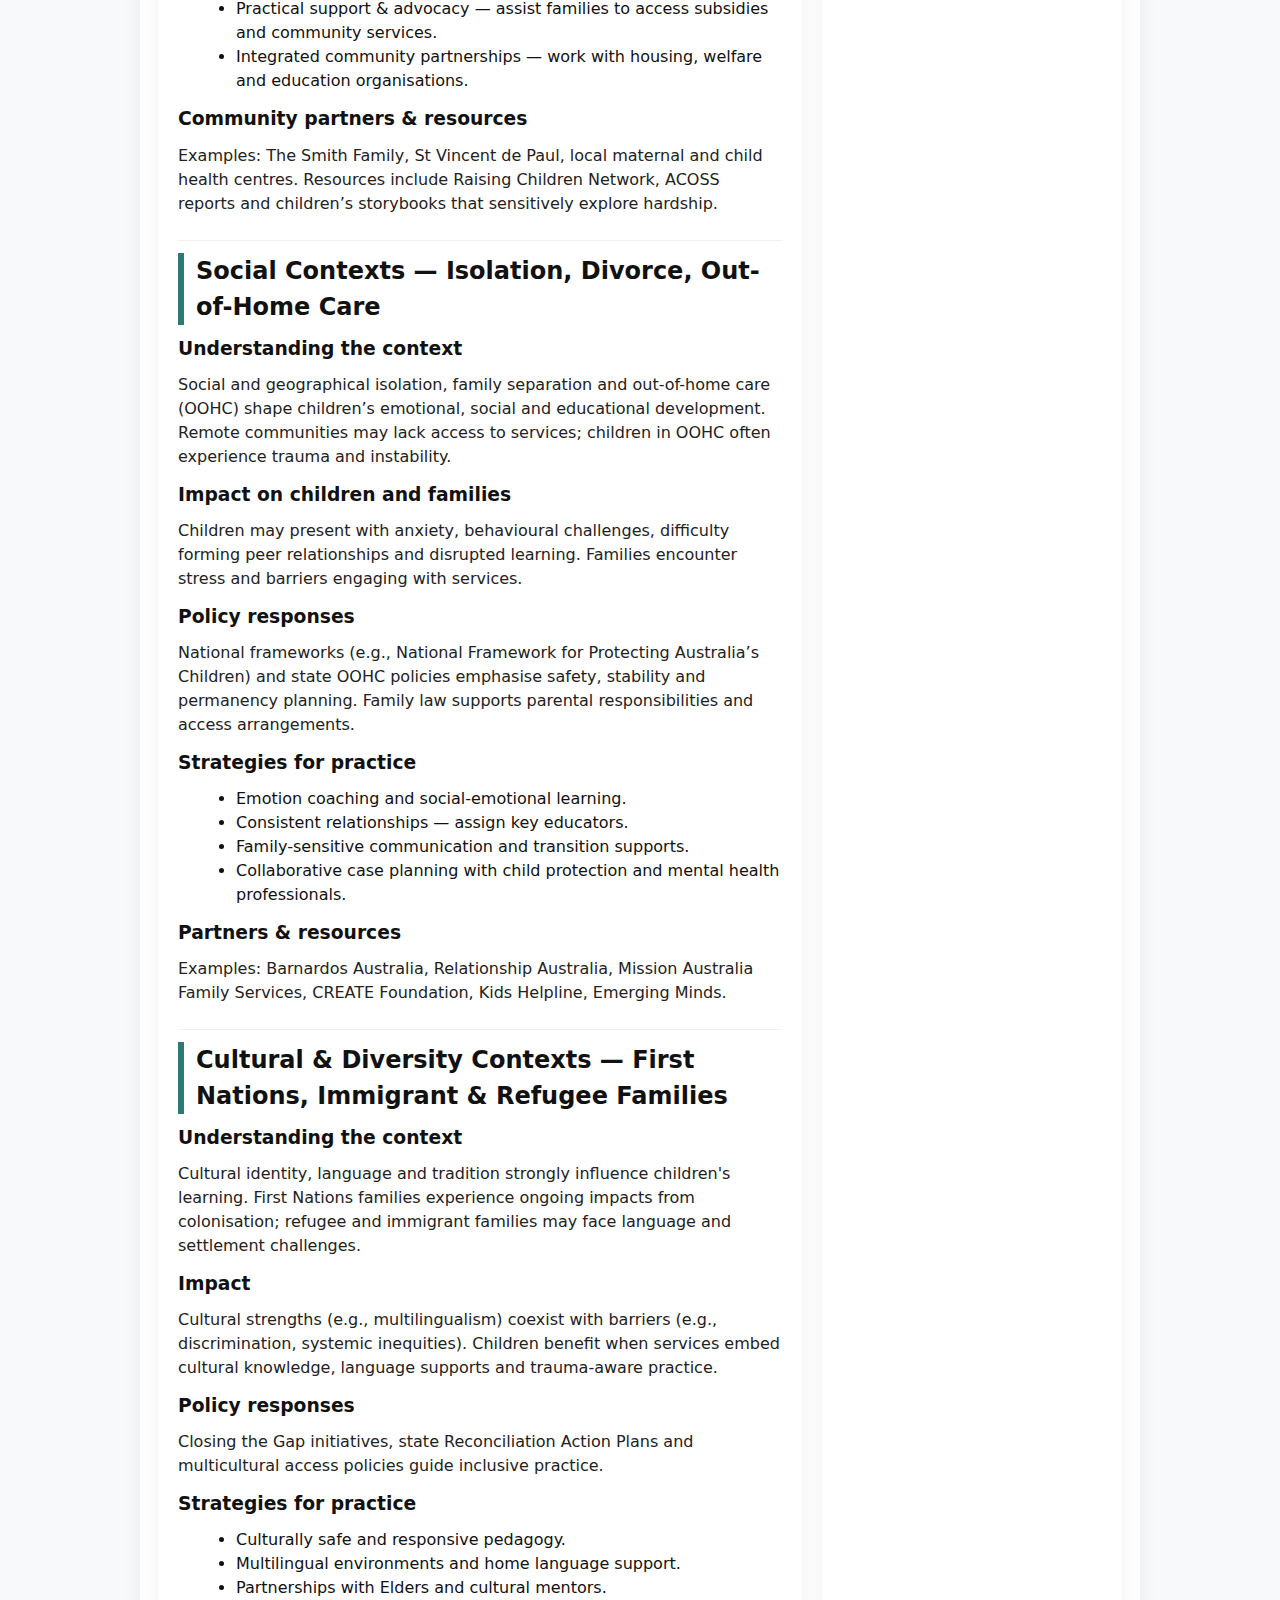
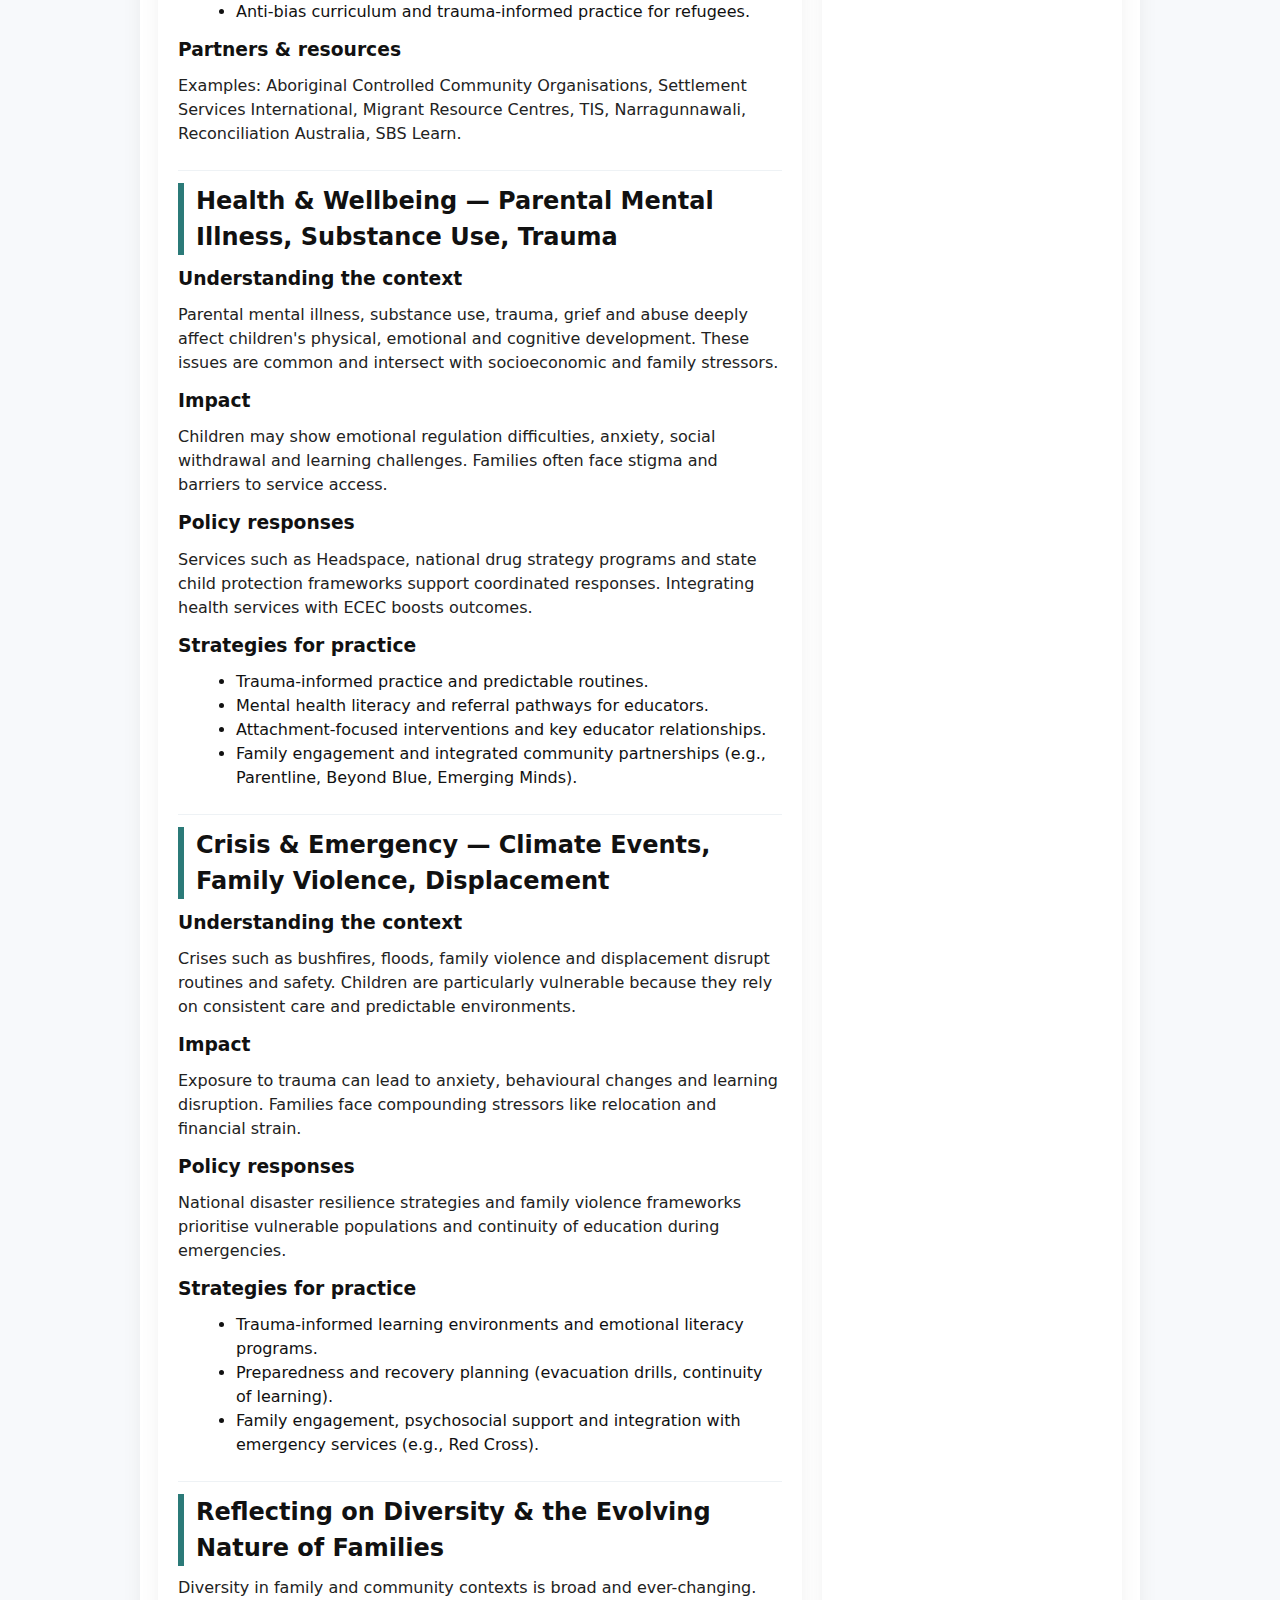
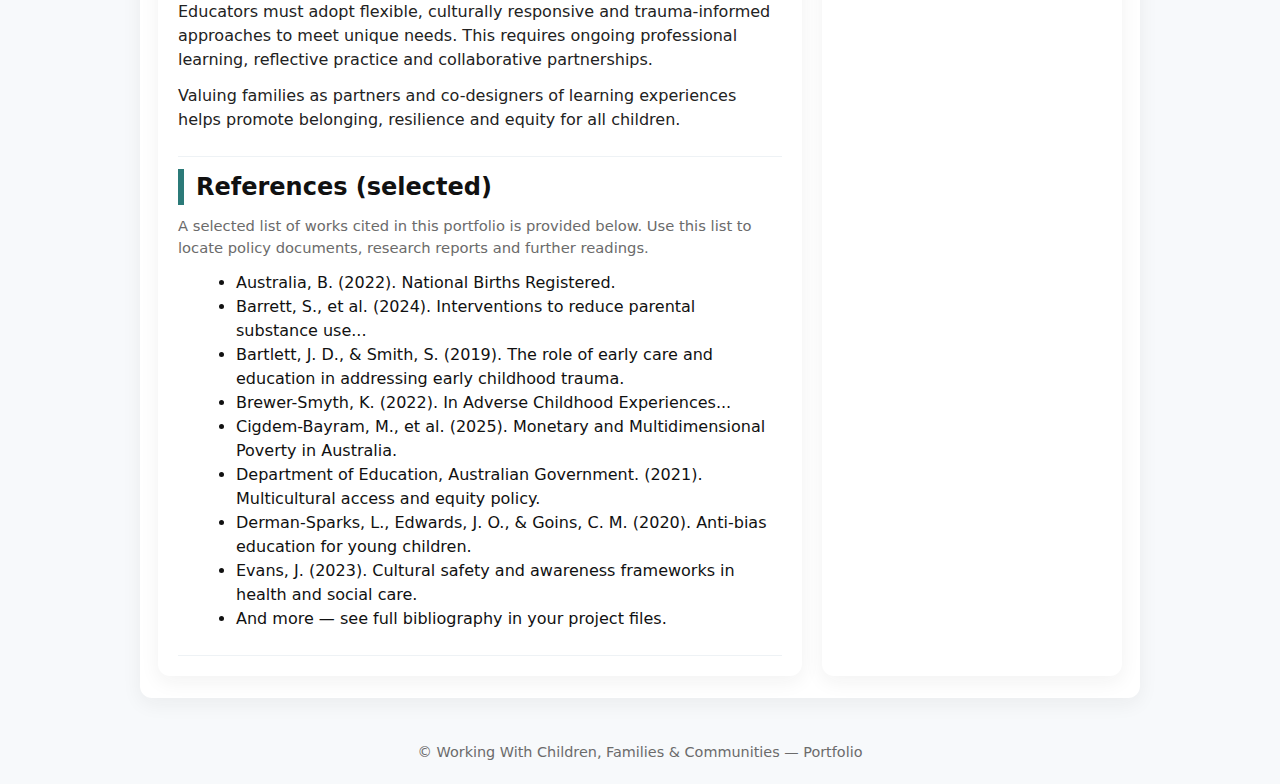
<file: working_with_children_8_page_website_single_file_html.html>
<!doctype html>
<html lang="en">
<head>
  <meta charset="utf-8" />
  <meta name="viewport" content="width=device-width,initial-scale=1" />
  <title>Working With Children, Families & Communities</title>
  <style>
    :root{--accent:#2b7a78;--muted:#6b6b6b;--bg:#f7f9fb;--card:#ffffff}
    *{box-sizing:border-box}
    body{font-family:Inter, system-ui, -apple-system, "Segoe UI", Roboto, "Helvetica Neue", Arial;line-height:1.5;margin:0;background:var(--bg);color:#111}
    header{background:linear-gradient(90deg,var(--accent),#145a6b);color:#fff;padding:18px 20px}
    .container{max-width:1000px;margin:24px auto;padding:0 18px}
    nav{display:flex;gap:12px;flex-wrap:wrap}
    nav a{color:#fff;text-decoration:none;padding:6px 10px;border-radius:8px;background:rgba(255,255,255,0.08)}
    .hero{padding:22px 0}
    .grid{display:grid;grid-template-columns:1fr 300px;gap:20px}
    aside{background:var(--card);padding:16px;border-radius:12px;box-shadow:0 6px 20px rgba(30,30,30,0.06)}
    main{background:var(--card);padding:20px;border-radius:12px;box-shadow:0 6px 20px rgba(30,30,30,0.06)}
    h1,h2,h3{margin:0 0 10px}
    p{margin:0 0 12px;color:#222}
    ul{margin:0 0 12px 18px}
    .toc a{display:block;color:var(--accent);text-decoration:none;margin-bottom:6px}
    footer{padding:20px;text-align:center;color:var(--muted);font-size:0.9rem}
    .section-title{border-left:6px solid var(--accent);padding-left:12px;margin-bottom:10px}
    .small{font-size:0.92rem;color:var(--muted)}
    /* responsive */
    @media (max-width:900px){.grid{grid-template-columns:1fr}aside{order:2}main{order:1}}
    /* simple anchor styling */
    section{padding:12px 0;border-bottom:1px solid #eef2f5}
    .navtoc{display:flex;gap:8px;flex-wrap:wrap}
    .btn{display:inline-block;padding:8px 12px;border-radius:8px;background:var(--accent);color:#fff;text-decoration:none}
  </style>
</head>
<body>
  <header>
    <div class="container">
      <div style="display:flex;align-items:center;justify-content:space-between;gap:12px">
        <div>
          <h1 style="font-size:1.25rem;margin-bottom:6px">Working With Children, Families & Communities</h1>
          <div class="small">A digital portfolio to support inclusive, culturally safe early childhood practice (EYLF & NQS aligned)</div>
        </div>
        <nav aria-label="Main navigation">
          <a href="#welcome">Welcome</a>
          <a href="#economic">Economic</a>
          <a href="#social">Social</a>
          <a href="#cultural">Cultural</a>
          <a href="#health">Health</a>
          <a href="#crisis">Crisis</a>
          <a href="#reflect">Reflecting</a>
          <a href="#references">References</a>
        </nav>
      </div>
    </div>
  </header>

  <main class="container">
    <div class="hero">
      <div class="grid">
        <main role="main">

          <!-- Welcome -->
          <section id="welcome">
            <h2 class="section-title">Home / Welcome</h2>
            <p>Early childhood education in Australia takes place within a rich tapestry of diverse family structures, cultural identities, social conditions, and community experiences. As educators, we are positioned at the frontline of children’s wellbeing, learning, and development. Understanding the complexity of the environments that shape children’s lives is essential for providing equitable, responsive, and meaningful early learning experiences.</p>
            <p>This digital portfolio is designed as a comprehensive professional resource to support educators in navigating the realities faced by children and families. It brings together current research, sociological theory, national and state policy directions, and evidence-based strategies that promote inclusive and culturally safe practice.</p>
            <p>Across five major contexts — Economic, Social, Cultural & Diversity, Health & Wellbeing, Crisis/Emergency — you will find contemporary research, analysis of impacts, policies, evidence-based strategies, partnerships and practical resources aligned with the Early Years Learning Framework (EYLF) and National Quality Standard (NQS).</p>
          </section>

          <!-- Economic -->
          <section id="economic">
            <h2 class="section-title">Economic Contexts — Poverty, Housing Stress, Financial Hardship</h2>
            <h3>Understanding the context</h3>
            <p>Economic hardship among families is expressed through poverty, housing stress, insecure employment and financial hardship. This context limits access to stable housing, nutritious food, health care, transport and learning materials — all critical for early childhood development.</p>
            <p>Research indicates rising childhood poverty in Australia; estimates suggest a significant number of children living below poverty thresholds. Housing insecurity strongly intersects with poverty and has lasting effects on children’s routines, attachments and school participation.</p>
            <h3>Impact on children and families</h3>
            <p>Children experiencing economic hardship may show irregular attendance, be tired or hungry, demonstrate stress or behavioural regulation difficulties, and lack learning resources. Long-term, childhood poverty is linked to lower employment and persistent disadvantage in adulthood.</p>
            <h3>Social policy & responses</h3>
            <p>Policies such as the Child Care Subsidy (CCS) aim to improve access to early learning, while advocacy groups argue that income supports often remain insufficient. Coordinated policy and community responses are required to reduce barriers to participation.</p>
            <h3>Strategies for practice</h3>
            <ul>
              <li>Strengths-based, family-centred practice — build trusting relationships and avoid stigma.</li>
              <li>Trauma-informed and stability-focused environments — predictable routines and nutrition support.</li>
              <li>Equity-focused curriculum — free/low-cost activities and shared resources.</li>
              <li>Practical support & advocacy — assist families to access subsidies and community services.</li>
              <li>Integrated community partnerships — work with housing, welfare and education organisations.</li>
            </ul>
            <h3>Community partners & resources</h3>
            <p>Examples: The Smith Family, St Vincent de Paul, local maternal and child health centres. Resources include Raising Children Network, ACOSS reports and children’s storybooks that sensitively explore hardship.</p>
          </section>

          <!-- Social -->
          <section id="social">
            <h2 class="section-title">Social Contexts — Isolation, Divorce, Out-of-Home Care</h2>
            <h3>Understanding the context</h3>
            <p>Social and geographical isolation, family separation and out-of-home care (OOHC) shape children’s emotional, social and educational development. Remote communities may lack access to services; children in OOHC often experience trauma and instability.</p>
            <h3>Impact on children and families</h3>
            <p>Children may present with anxiety, behavioural challenges, difficulty forming peer relationships and disrupted learning. Families encounter stress and barriers engaging with services.</p>
            <h3>Policy responses</h3>
            <p>National frameworks (e.g., National Framework for Protecting Australia’s Children) and state OOHC policies emphasise safety, stability and permanency planning. Family law supports parental responsibilities and access arrangements.</p>
            <h3>Strategies for practice</h3>
            <ul>
              <li>Emotion coaching and social-emotional learning.</li>
              <li>Consistent relationships — assign key educators.</li>
              <li>Family-sensitive communication and transition supports.</li>
              <li>Collaborative case planning with child protection and mental health professionals.</li>
            </ul>
            <h3>Partners & resources</h3>
            <p>Examples: Barnardos Australia, Relationship Australia, Mission Australia Family Services, CREATE Foundation, Kids Helpline, Emerging Minds.</p>
          </section>

          <!-- Cultural & Diversity -->
          <section id="cultural">
            <h2 class="section-title">Cultural & Diversity Contexts — First Nations, Immigrant & Refugee Families</h2>
            <h3>Understanding the context</h3>
            <p>Cultural identity, language and tradition strongly influence children's learning. First Nations families experience ongoing impacts from colonisation; refugee and immigrant families may face language and settlement challenges.</p>
            <h3>Impact</h3>
            <p>Cultural strengths (e.g., multilingualism) coexist with barriers (e.g., discrimination, systemic inequities). Children benefit when services embed cultural knowledge, language supports and trauma-aware practice.</p>
            <h3>Policy responses</h3>
            <p>Closing the Gap initiatives, state Reconciliation Action Plans and multicultural access policies guide inclusive practice.</p>
            <h3>Strategies for practice</h3>
            <ul>
              <li>Culturally safe and responsive pedagogy.</li>
              <li>Multilingual environments and home language support.</li>
              <li>Partnerships with Elders and cultural mentors.</li>
              <li>Anti-bias curriculum and trauma-informed practice for refugees.</li>
            </ul>
            <h3>Partners & resources</h3>
            <p>Examples: Aboriginal Controlled Community Organisations, Settlement Services International, Migrant Resource Centres, TIS, Narragunnawali, Reconciliation Australia, SBS Learn.</p>
          </section>

          <!-- Health & Wellbeing -->
          <section id="health">
            <h2 class="section-title">Health & Wellbeing — Parental Mental Illness, Substance Use, Trauma</h2>
            <h3>Understanding the context</h3>
            <p>Parental mental illness, substance use, trauma, grief and abuse deeply affect children's physical, emotional and cognitive development. These issues are common and intersect with socioeconomic and family stressors.</p>
            <h3>Impact</h3>
            <p>Children may show emotional regulation difficulties, anxiety, social withdrawal and learning challenges. Families often face stigma and barriers to service access.</p>
            <h3>Policy responses</h3>
            <p>Services such as Headspace, national drug strategy programs and state child protection frameworks support coordinated responses. Integrating health services with ECEC boosts outcomes.</p>
            <h3>Strategies for practice</h3>
            <ul>
              <li>Trauma-informed practice and predictable routines.</li>
              <li>Mental health literacy and referral pathways for educators.</li>
              <li>Attachment-focused interventions and key educator relationships.</li>
              <li>Family engagement and integrated community partnerships (e.g., Parentline, Beyond Blue, Emerging Minds).</li>
            </ul>
          </section>

          <!-- Crisis & Emergency -->
          <section id="crisis">
            <h2 class="section-title">Crisis & Emergency — Climate Events, Family Violence, Displacement</h2>
            <h3>Understanding the context</h3>
            <p>Crises such as bushfires, floods, family violence and displacement disrupt routines and safety. Children are particularly vulnerable because they rely on consistent care and predictable environments.</p>
            <h3>Impact</h3>
            <p>Exposure to trauma can lead to anxiety, behavioural changes and learning disruption. Families face compounding stressors like relocation and financial strain.</p>
            <h3>Policy responses</h3>
            <p>National disaster resilience strategies and family violence frameworks prioritise vulnerable populations and continuity of education during emergencies.</p>
            <h3>Strategies for practice</h3>
            <ul>
              <li>Trauma-informed learning environments and emotional literacy programs.</li>
              <li>Preparedness and recovery planning (evacuation drills, continuity of learning).</li>
              <li>Family engagement, psychosocial support and integration with emergency services (e.g., Red Cross).</li>
            </ul>
          </section>

          <!-- Reflecting on Diversity -->
          <section id="reflect">
            <h2 class="section-title">Reflecting on Diversity & the Evolving Nature of Families</h2>
            <p>Diversity in family and community contexts is broad and ever-changing. Educators must adopt flexible, culturally responsive and trauma-informed approaches to meet unique needs. This requires ongoing professional learning, reflective practice and collaborative partnerships.</p>
            <p>Valuing families as partners and co-designers of learning experiences helps promote belonging, resilience and equity for all children.</p>
          </section>

          <!-- References -->
          <section id="references">
            <h2 class="section-title">References (selected)</h2>
            <p class="small">A selected list of works cited in this portfolio is provided below. Use this list to locate policy documents, research reports and further readings.</p>
            <ul>
              <li>Australia, B. (2022). National Births Registered.</li>
              <li>Barrett, S., et al. (2024). Interventions to reduce parental substance use...</li>
              <li>Bartlett, J. D., & Smith, S. (2019). The role of early care and education in addressing early childhood trauma.</li>
              <li>Brewer-Smyth, K. (2022). In Adverse Childhood Experiences...</li>
              <li>Cigdem‐Bayram, M., et al. (2025). Monetary and Multidimensional Poverty in Australia.</li>
              <li>Department of Education, Australian Government. (2021). Multicultural access and equity policy.</li>
              <li>Derman-Sparks, L., Edwards, J. O., & Goins, C. M. (2020). Anti-bias education for young children.</li>
              <li>Evans, J. (2023). Cultural safety and awareness frameworks in health and social care.</li>
              <li>And more — see full bibliography in your project files.</li>
            </ul>
          </section>

        </main>

        <aside aria-label="Sidebar">
          <h3 style="margin-top:0">Site contents</h3>
          <div class="toc">
            <a href="#welcome">Welcome</a>
            <a href="#economic">Economic</a>
            <a href="#social">Social</a>
            <a href="#cultural">Cultural & Diversity</a>
            <a href="#health">Health & Wellbeing</a>
            <a href="#crisis">Crisis & Emergency</a>
            <a href="#reflect">Reflecting on Diversity</a>
            <a href="#references">References</a>
          </div>

          <hr style="margin:12px 0" />
          <h4>Quick actions</h4>
          <p class="small">Use the links above to navigate. To save this site as separate files, copy the HTML into an editor and split sections into pages if desired.</p>
          <a class="btn" href="#welcome">Open welcome</a>
        </aside>

      </div>
    </div>
  </main>

  <footer>
    © Working With Children, Families & Communities — Portfolio
  </footer>
</body>
</html>
</file>
<file: style.css>
/* Basic reset */
* {
  margin: 0;
  padding: 0;
  box-sizing: border-box;
  font-family: Arial, sans-serif;
}

body {
  background: #f5f7fa;
  color: #333;
  line-height: 1.6;
}

header {
  background: #4a76fd;
  color: white;
  padding: 20px;
  text-align: center;
  font-size: 28px;
  font-weight: bold;
  letter-spacing: 1px;
  box-shadow: 0 2px 8px rgba(0,0,0,0.15);
}

nav {
  background: #fff;
  padding: 10px;
  display: flex;
  justify-content: center;
  gap: 25px;
  box-shadow: 0 2px 5px rgba(0,0,0,0.1);
  position: sticky;
  top: 0;
  z-index: 10;
}

nav a {
  text-decoration: none;
  color: #4a76fd;
  font-weight: bold;
  padding: 6px 12px;
  border-radius: 8px;
  transition: 0.3s;
}

nav a:hover {
  background: #4a76fd;
  color: white;
}

.container {
  max-width: 900px;
  margin: 40px auto;
  background: #fff;
  padding: 25px;
  border-radius: 10px;
  box-shadow: 0 2px 12px rgba(0,0,0,0.1);
}

h1, h2, h3 {
  color: #2d4ecb;
  margin-bottom: 12px;
}

ul, ol {
  padding-left: 20px;
  margin-bottom: 15px;
}

p {
  margin-bottom: 15px;
}

footer {
  text-align: center;
  padding: 20px;
  margin-top: 40px;
  background: #4a76fd;
  color: white;
  font-size: 14px;
}
</file>
